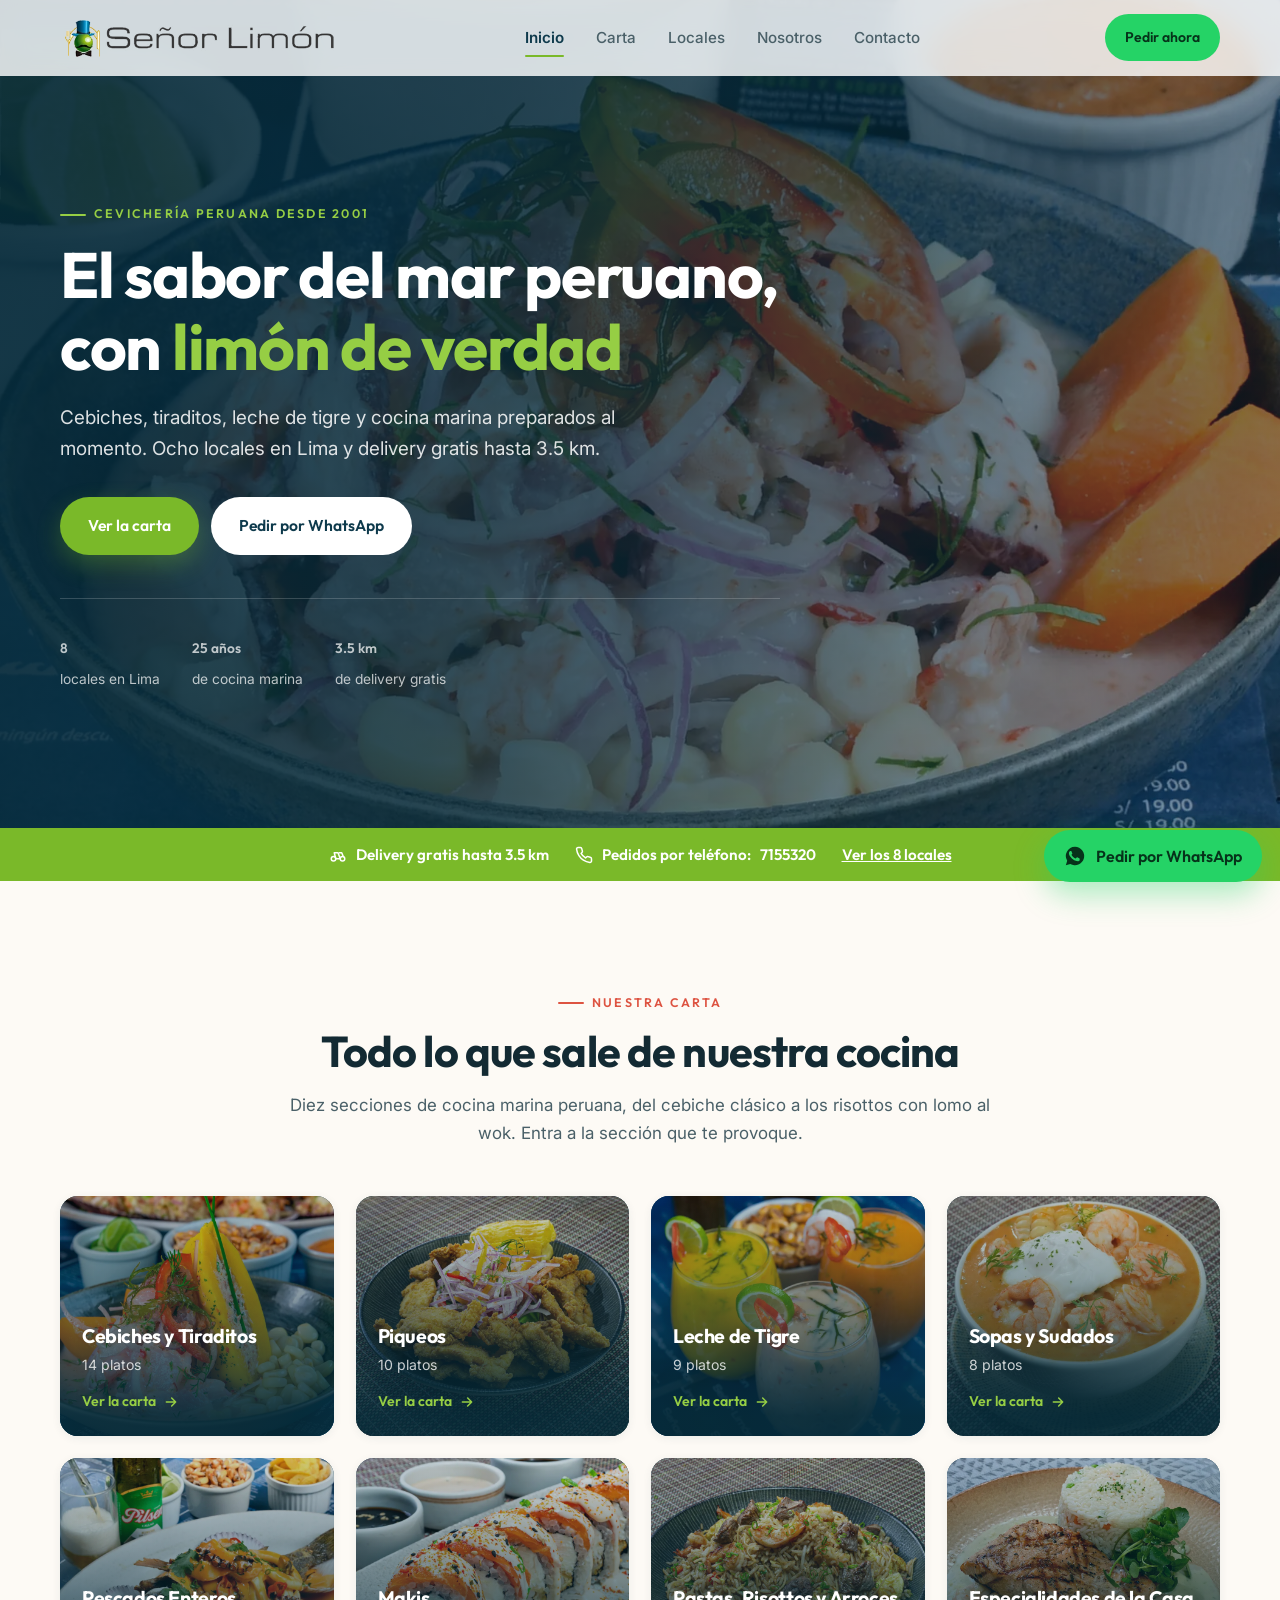
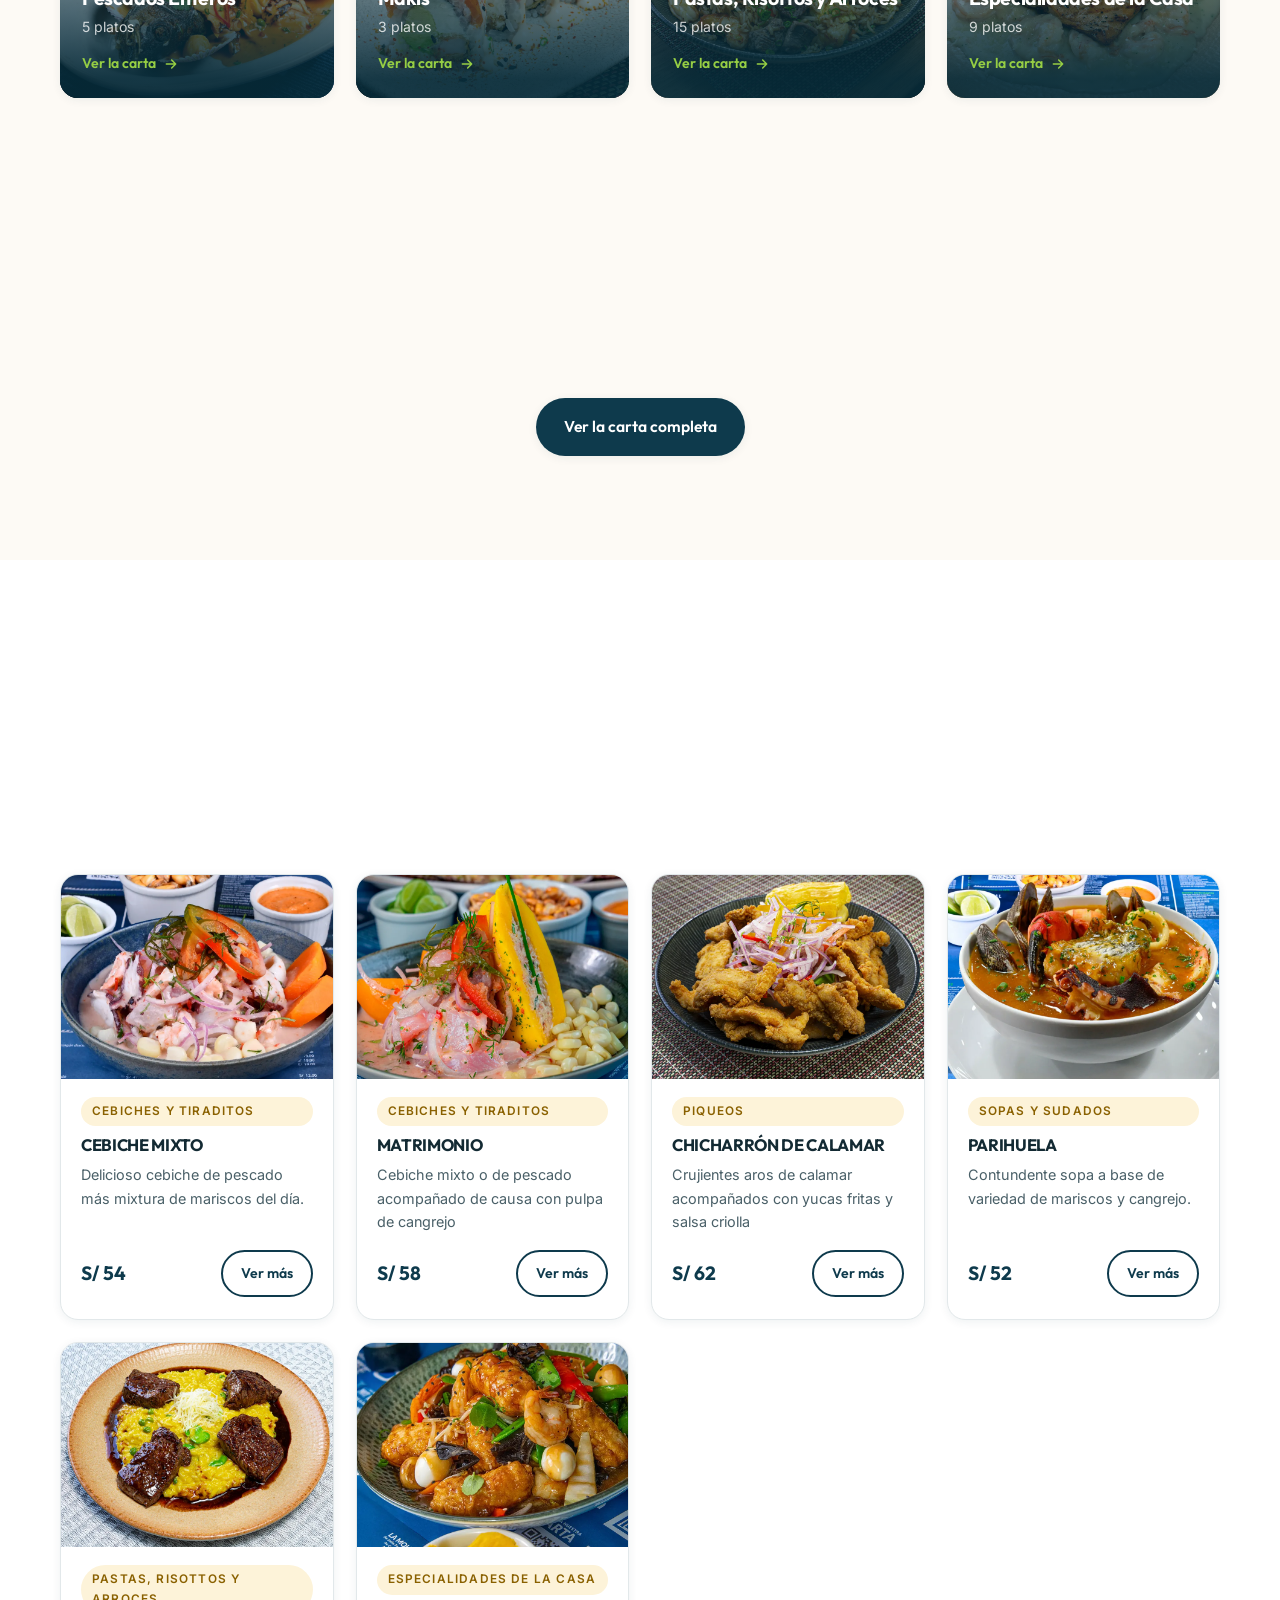
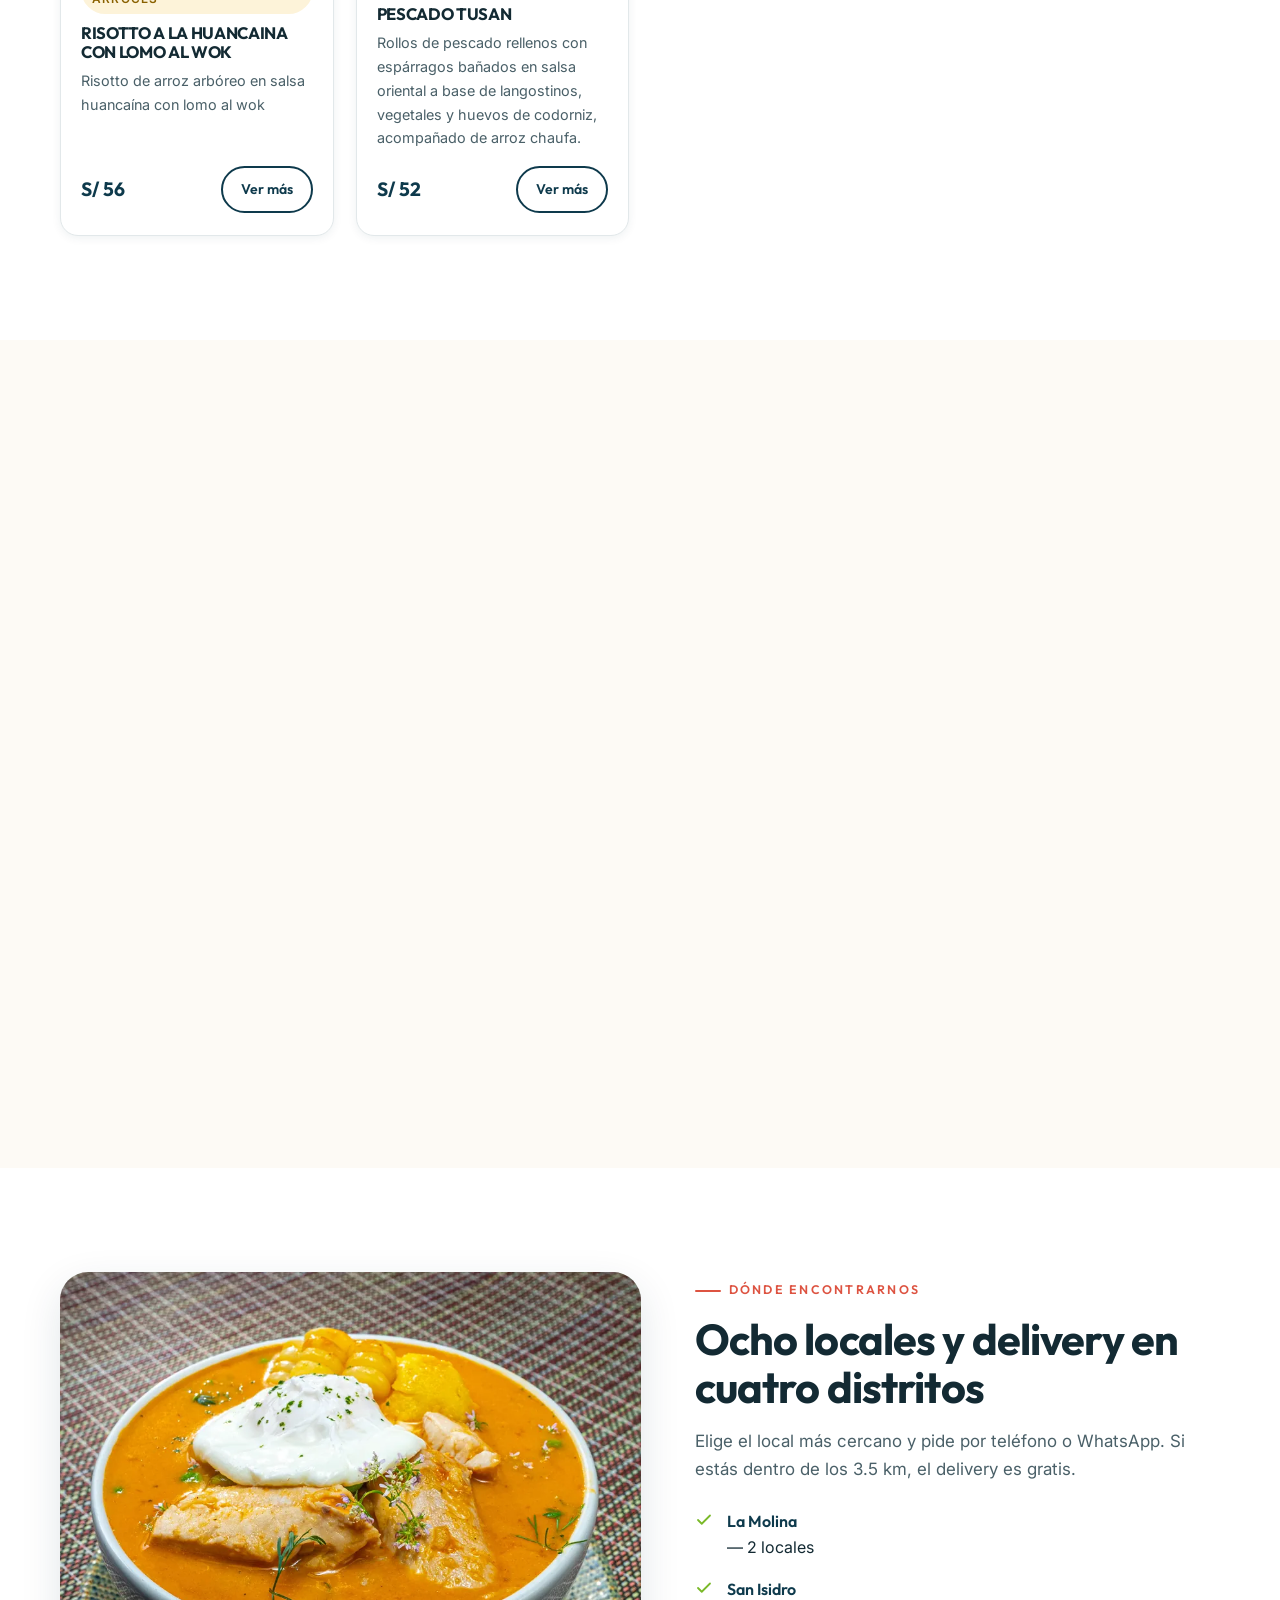
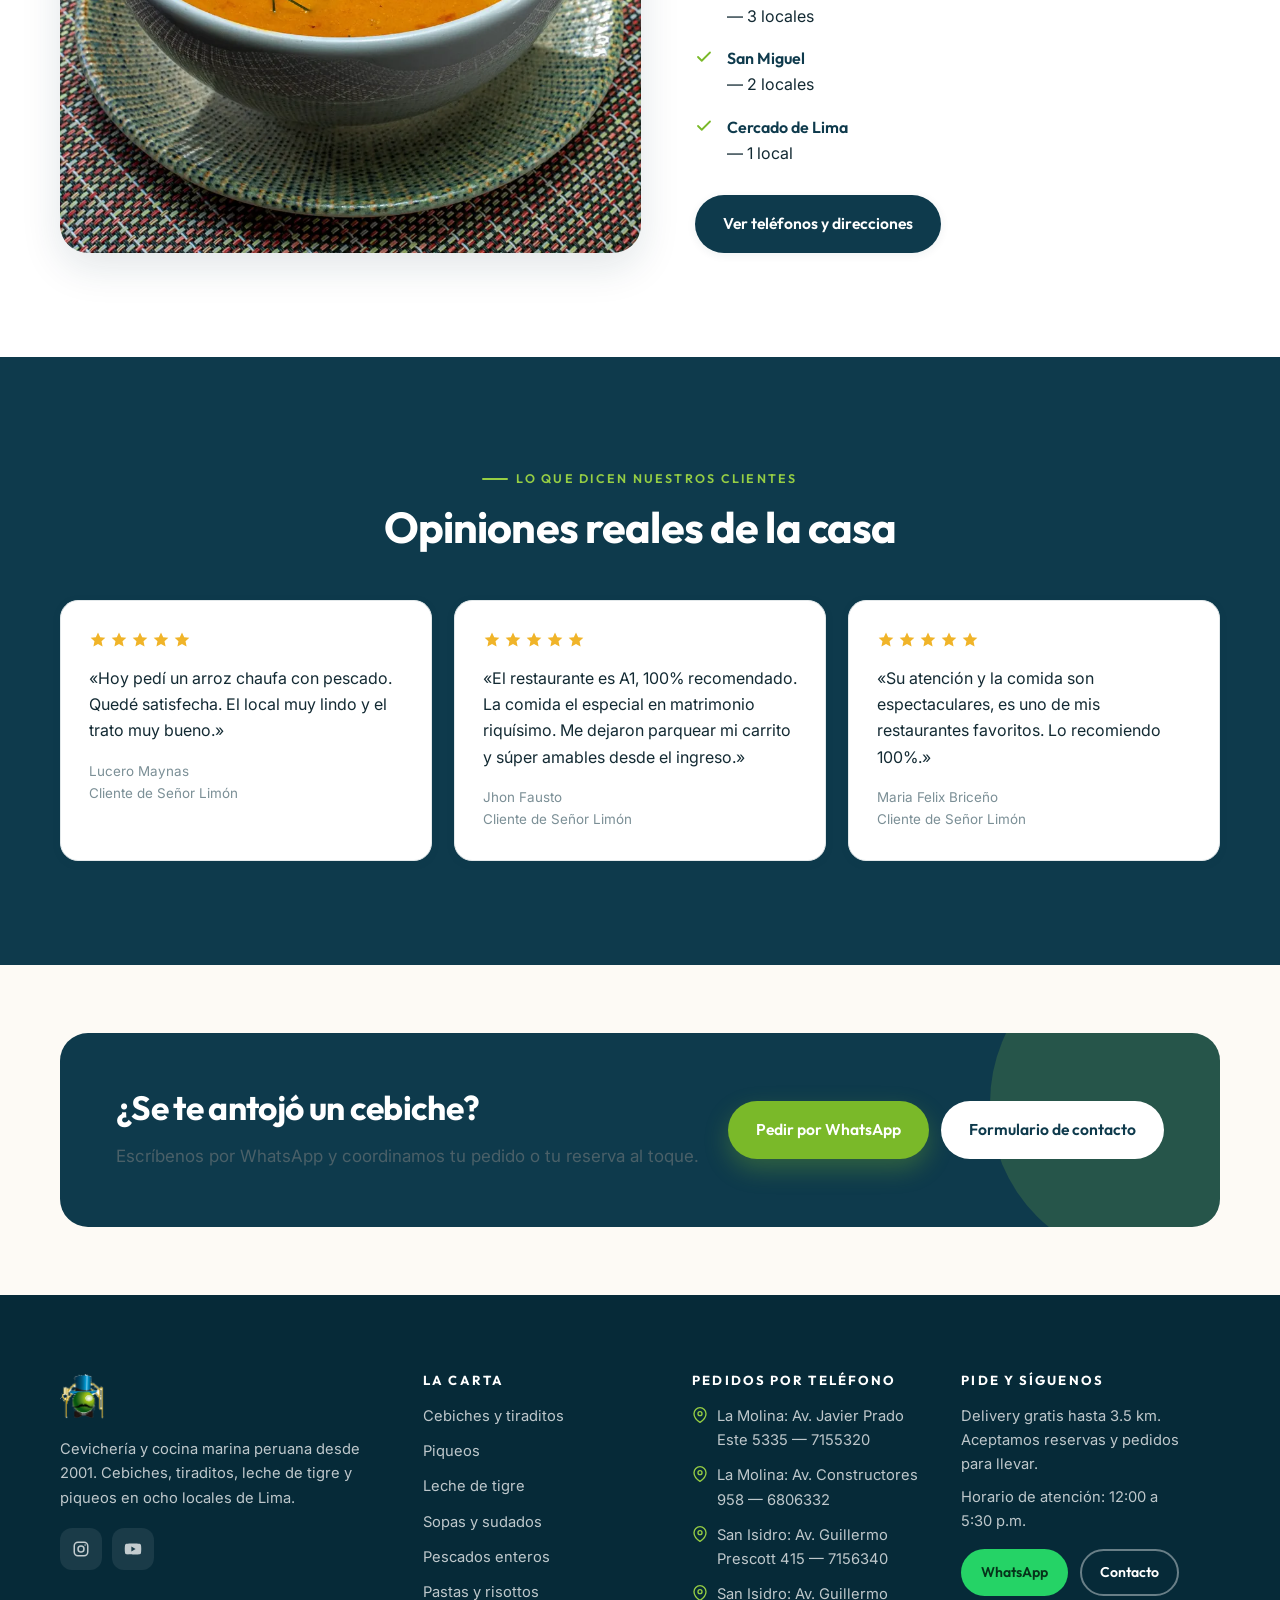
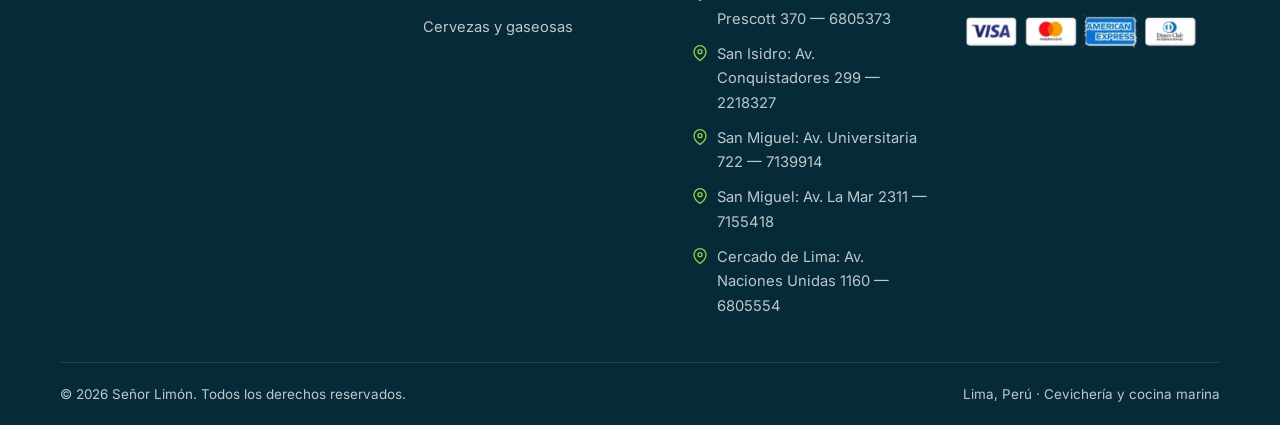
<file: index.html>
<!DOCTYPE html>
<html lang="es">
<head>
<meta charset="utf-8">
<meta name="viewport" content="width=device-width, initial-scale=1">
<title>Señor Limón | Cevichería y cocina marina peruana en Lima</title>
<meta name="description" content="Cevichería Señor Limón: cebiches, tiraditos, leche de tigre, piqueos y arroz con mariscos en 8 locales de Lima. Delivery gratis hasta 3.5 km. Pide por WhatsApp o llámanos.">
<link rel="canonical" href="https://senorlimon.com/">
<meta name="theme-color" content="#0e3a4c">
<meta property="og:type" content="website">
<meta property="og:site_name" content="Señor Limón">
<meta property="og:locale" content="es_PE">
<meta property="og:title" content="Señor Limón | Cevichería y cocina marina peruana en Lima">
<meta property="og:description" content="Cebiches, tiraditos, leche de tigre y piqueos en 8 locales de Lima. Delivery gratis hasta 3.5 km.">
<meta property="og:image" content="https://senorlimon.com/assets/img/hero-cebiche.webp">
<meta property="og:url" content="https://senorlimon.com/">
<meta name="twitter:card" content="summary_large_image">
<link rel="icon" type="image/png" href="assets/img/favicon.png">
<link rel="apple-touch-icon" href="assets/img/favicon.png">
<link rel="preconnect" href="https://fonts.googleapis.com">
<link rel="preconnect" href="https://fonts.gstatic.com" crossorigin>
<link href="https://fonts.googleapis.com/css2?family=Inter:wght@400;500;600&family=Outfit:wght@600;700;800&display=swap" rel="stylesheet">
<link rel="stylesheet" href="assets/css/styles.css">
<link rel="preload" as="image" href="assets/img/hero-cebiche.webp">
<script type="application/ld+json">
{
  "@context": "https://schema.org",
  "@type": "Restaurant",
  "name": "Señor Limón",
  "description": "Cevichería peruana con cebiches, tiraditos, leche de tigre, piqueos y cocina marina.",
  "servesCuisine": ["Peruana", "Marina", "Cevichería"],
  "url": "https://senorlimon.com/",
  "image": "https://senorlimon.com/assets/img/hero-cebiche.webp",
  "priceRange": "$$",
  "telephone": "+5116806332",
  "address": {
    "@type": "PostalAddress",
    "streetAddress": "Av. Constructores 958",
    "addressLocality": "La Molina",
    "addressRegion": "Lima",
    "addressCountry": "PE"
  },
  "sameAs": [
    "https://www.instagram.com/senorlimonoficial/",
    "https://www.youtube.com/channel/UCTr-tHlAeg0u5ptyzKB5sug/videos"
  ]
}
</script>
</head>
<body>
<a class="saltar-a-contenido" href="#contenido">Saltar al contenido</a>

<header class="cabecera">
  <div class="contenedor cabecera__interior">
    <a class="cabecera__logo" href="index.html" aria-label="Señor Limón, ir al inicio">
      <img src="assets/img/logo.webp" alt="Señor Limón" width="560" height="126">
    </a>
    <nav class="nav" aria-label="Navegación principal">
      <a class="nav__enlace" href="index.html" aria-current="page">Inicio</a>
      <a class="nav__enlace" href="carta.html">Carta</a>
      <a class="nav__enlace" href="locales.html">Locales</a>
      <a class="nav__enlace" href="nosotros.html">Nosotros</a>
      <a class="nav__enlace" href="contacto.html">Contacto</a>
    </nav>
    <div class="cabecera__acciones">
      <a class="boton boton--whatsapp boton--sm" data-whatsapp href="#" target="_blank" rel="noopener">Pedir ahora</a>
      <button class="boton-menu" type="button" aria-expanded="false" aria-controls="nav-movil" aria-label="Abrir menú">
        <span></span>
      </button>
    </div>
  </div>
</header>

<div class="nav-movil" id="nav-movil" aria-hidden="true">
  <a href="index.html" aria-current="page">Inicio</a>
  <a href="carta.html">Carta</a>
  <a href="locales.html">Locales</a>
  <a href="nosotros.html">Nosotros</a>
  <a href="contacto.html">Contacto</a>
  <a class="boton boton--whatsapp boton--bloque" data-whatsapp href="#" target="_blank" rel="noopener">Pedir por WhatsApp</a>
</div>

<main id="contenido">

  <section class="hero">
    <div class="hero__fondo">
      <img src="assets/img/hero-cebiche.webp" alt="Cebiche mixto servido en Señor Limón" width="1600" height="1600">
    </div>
    <div class="hero__velo" aria-hidden="true"></div>
    <div class="contenedor">
      <div class="hero__contenido">
        <p class="antetitulo" style="color:#96ce44">Cevichería peruana desde 2001</p>
        <h1>El sabor del mar peruano, con <span class="resalte">limón de verdad</span></h1>
        <p class="hero__texto">Cebiches, tiraditos, leche de tigre y cocina marina preparados al momento. Ocho locales en Lima y delivery gratis hasta 3.5 km.</p>
        <div class="grupo-botones hero__acciones">
          <a class="boton boton--principal" href="carta.html">Ver la carta</a>
          <a class="boton boton--claro" data-whatsapp href="#" target="_blank" rel="noopener">Pedir por WhatsApp</a>
        </div>
        <div class="hero__datos">
          <div class="hero__dato"><strong>8</strong><span>locales en Lima</span></div>
          <div class="hero__dato"><strong>25 años</strong><span>de cocina marina</span></div>
          <div class="hero__dato"><strong>3.5 km</strong><span>de delivery gratis</span></div>
        </div>
      </div>
    </div>
  </section>

  <div class="franja">
    <div class="contenedor franja__interior">
      <span class="franja__item"><svg width="18" height="18" viewBox="0 0 24 24" fill="none" stroke="currentColor" stroke-width="2" stroke-linecap="round" stroke-linejoin="round"><circle cx="6" cy="17" r="3"/><circle cx="18" cy="17" r="3"/><path d="M9 17h6l-3-8H7l2 8zM14 9h3l2 5"/></svg> Delivery gratis hasta 3.5 km</span>
      <span class="franja__item"><svg width="18" height="18" viewBox="0 0 24 24" fill="none" stroke="currentColor" stroke-width="2" stroke-linecap="round" stroke-linejoin="round"><path d="M22 16.9v3a2 2 0 0 1-2.2 2 19.8 19.8 0 0 1-8.6-3.1 19.5 19.5 0 0 1-6-6A19.8 19.8 0 0 1 2.1 4.2 2 2 0 0 1 4.1 2h3a2 2 0 0 1 2 1.7c.1 1 .4 1.9.7 2.8a2 2 0 0 1-.5 2.1L8.1 9.9a16 16 0 0 0 6 6l1.3-1.2a2 2 0 0 1 2.1-.5c.9.3 1.8.6 2.8.7a2 2 0 0 1 1.7 2z"/></svg> Pedidos por teléfono: <span data-telefono-central>6806332</span></span>
      <span class="franja__item"><a href="locales.html" style="text-decoration:underline">Ver los 8 locales</a></span>
    </div>
  </div>

  <section class="seccion" id="la-carta">
    <div class="contenedor">
      <div class="encabezado-seccion encabezado-seccion--centrado aparecer">
        <p class="antetitulo">Nuestra carta</p>
        <h2>Todo lo que sale de nuestra cocina</h2>
        <p class="entradilla">Diez secciones de cocina marina peruana, del cebiche clásico a los risottos con lomo al wok. Entra a la sección que te provoque.</p>
      </div>
      <div class="rejilla rejilla--categorias" id="categorias-home"></div>
      <div class="grupo-botones" style="justify-content:center;margin-top:38px">
        <a class="boton boton--oscuro" href="carta.html">Ver la carta completa</a>
      </div>
    </div>
  </section>

  <section class="seccion fondo-blanco">
    <div class="contenedor">
      <div class="encabezado-seccion encabezado-seccion--centrado aparecer">
        <p class="antetitulo">Platos destacados</p>
        <h2>Algunos de los favoritos de la casa</h2>
        <p class="entradilla">Precios referenciales de nuestra carta vigente. Consulta disponibilidad del día por WhatsApp.</p>
      </div>
      <div class="rejilla rejilla--destacados" id="destacados-home"></div>
    </div>
  </section>

  <section class="seccion">
    <div class="contenedor">
      <div class="bloque-historia">
        <div class="bloque-historia__texto aparecer">
          <p class="antetitulo">Nosotros</p>
          <h2>Dos décadas cocinando lo que el mar trae</h2>
          <p class="entradilla">Señor Limón abrió sus puertas el 1 de diciembre de 2001 en la Av. La Mar 2311, en San Miguel. Nuestro crecimiento se debe a una cocina que fusiona sabores orientales y peruanos, la misma receta desde el primer día, siempre con mejoras.</p>
          <ul class="lista-rasgos" style="margin-top:24px">
            <li>
              <svg width="18" height="18" viewBox="0 0 24 24" fill="none" stroke="currentColor" stroke-width="2.4" stroke-linecap="round" stroke-linejoin="round"><path d="M20 6L9 17l-5-5"/></svg>
              <span><strong>Pesca del día</strong> Elegimos el pescado cada mañana; por eso hay platos que dependen de la pesca.</span>
            </li>
            <li>
              <svg width="18" height="18" viewBox="0 0 24 24" fill="none" stroke="currentColor" stroke-width="2.4" stroke-linecap="round" stroke-linejoin="round"><path d="M20 6L9 17l-5-5"/></svg>
              <span><strong>Limón peruano</strong> El limón sutil peruano le da a nuestro cebiche su sabor y su cocción inconfundibles.</span>
            </li>
            <li>
              <svg width="18" height="18" viewBox="0 0 24 24" fill="none" stroke="currentColor" stroke-width="2.4" stroke-linecap="round" stroke-linejoin="round"><path d="M20 6L9 17l-5-5"/></svg>
              <span><strong>Ocho locales</strong> La Molina, San Isidro, San Miguel y Cercado de Lima, todos con delivery.</span>
            </li>
          </ul>
          <div class="grupo-botones" style="margin-top:28px">
            <a class="boton boton--oscuro" href="nosotros.html">Conoce nuestra historia</a>
          </div>
        </div>
        <div class="bloque-historia__foto aparecer">
          <img src="assets/img/plato-piqueo-senor-limon.webp" alt="Piqueo Señor Limón con cebiche, maki acevichado, chicharrón y arroz con mariscos" width="900" height="900" loading="lazy">
        </div>
      </div>
    </div>
  </section>

  <section class="seccion fondo-blanco">
    <div class="contenedor">
      <div class="bloque-historia">
        <div class="bloque-historia__foto aparecer">
          <img src="assets/img/plato-parihuela-restaurante.webp" alt="Parihuela de mariscos de Señor Limón" width="900" height="900" loading="lazy">
        </div>
        <div class="bloque-historia__texto aparecer">
          <p class="antetitulo">Dónde encontrarnos</p>
          <h2>Ocho locales y delivery en cuatro distritos</h2>
          <p class="entradilla">Elige el local más cercano y pide por teléfono o WhatsApp. Si estás dentro de los 3.5 km, el delivery es gratis.</p>
          <ul class="lista-rasgos" id="zonas-home" style="margin-top:24px"></ul>
          <div class="grupo-botones" style="margin-top:28px">
            <a class="boton boton--oscuro" href="locales.html">Ver teléfonos y direcciones</a>
          </div>
        </div>
      </div>
    </div>
  </section>

  <section class="seccion fondo-azul">
    <div class="contenedor">
      <div class="encabezado-seccion encabezado-seccion--centrado aparecer">
        <p class="antetitulo">Lo que dicen nuestros clientes</p>
        <h2>Opiniones reales de la casa</h2>
      </div>
      <div class="rejilla rejilla--3" id="testimonios-home"></div>
    </div>
  </section>

  <section class="seccion--ajustada">
    <div class="contenedor">
      <div class="llamada aparecer">
        <div class="llamada__interior">
          <div>
            <h2 style="font-size:clamp(1.5rem,3vw,2.1rem)">¿Se te antojó un cebiche?</h2>
            <p class="entradilla">Escríbenos por WhatsApp y coordinamos tu pedido o tu reserva al toque.</p>
          </div>
          <div class="grupo-botones">
            <a class="boton boton--principal" data-whatsapp href="#" target="_blank" rel="noopener">Pedir por WhatsApp</a>
            <a class="boton boton--claro" href="contacto.html">Formulario de contacto</a>
          </div>
        </div>
      </div>
    </div>
  </section>

</main>

<footer class="pie">
  <div class="contenedor">
    <div class="pie__rejilla">
      <div class="pie__marca">
        <img src="assets/img/marca.webp" alt="Señor Limón" width="512" height="512">
        <p>Cevichería y cocina marina peruana desde 2001. Cebiches, tiraditos, leche de tigre y piqueos en ocho locales de Lima.</p>
        <div class="pie__redes">
          <a class="pie__red" href="https://www.instagram.com/senorlimonoficial/" target="_blank" rel="noopener" aria-label="Instagram de Señor Limón">
            <svg width="18" height="18" viewBox="0 0 24 24" fill="none" stroke="currentColor" stroke-width="2" stroke-linecap="round"><rect x="3" y="3" width="18" height="18" rx="5"/><circle cx="12" cy="12" r="4"/><circle cx="17.5" cy="6.5" r="1" fill="currentColor" stroke="none"/></svg>
          </a>
          <a class="pie__red" href="https://www.youtube.com/channel/UCTr-tHlAeg0u5ptyzKB5sug/videos" target="_blank" rel="noopener" aria-label="YouTube de Señor Limón">
            <svg width="18" height="18" viewBox="0 0 24 24" fill="currentColor"><path d="M23 12s0-3.5-.4-5.2a2.6 2.6 0 0 0-1.8-1.9C19.1 4.5 12 4.5 12 4.5s-7.1 0-8.8.4A2.6 2.6 0 0 0 1.4 6.8C1 8.5 1 12 1 12s0 3.5.4 5.2a2.6 2.6 0 0 0 1.8 1.9c1.7.4 8.8.4 8.8.4s7.1 0 8.8-.4a2.6 2.6 0 0 0 1.8-1.9C23 15.5 23 12 23 12zM9.8 15.3V8.7l5.7 3.3-5.7 3.3z"/></svg>
          </a>
        </div>
      </div>
      <div>
        <h4>La carta</h4>
        <ul class="pie__lista">
          <li><a href="carta.html#cebiches">Cebiches y tiraditos</a></li>
          <li><a href="carta.html#piqueos">Piqueos</a></li>
          <li><a href="carta.html#leche-de-tigre">Leche de tigre</a></li>
          <li><a href="carta.html#sopas-y-sudados">Sopas y sudados</a></li>
          <li><a href="carta.html#pescados-enteros">Pescados enteros</a></li>
          <li><a href="carta.html#pastas-y-risottos">Pastas y risottos</a></li>
          <li><a href="carta.html#cervezas-y-gaseosas">Cervezas y gaseosas</a></li>
        </ul>
      </div>
      <div>
        <h4>Pedidos por teléfono</h4>
        <ul class="pie__lista" id="locales-pie"></ul>
      </div>
      <div>
        <h4>Pide y síguenos</h4>
        <p style="font-size:.92rem">Delivery gratis hasta 3.5 km. Aceptamos reservas y pedidos para llevar.</p>
        <p style="font-size:.92rem;margin-top:8px">Horario de atención: <span data-horario>12:00 a 5:30 p.m.</span></p>
        <div class="grupo-botones" style="margin-top:16px">
          <a class="boton boton--whatsapp boton--sm" data-whatsapp href="#" target="_blank" rel="noopener">WhatsApp</a>
          <a class="boton boton--borde boton--sm" style="color:#fff;border-color:rgba(255,255,255,.4)" href="contacto.html">Contacto</a>
        </div>
        <img class="pie__tarjetas" src="assets/img/tarjetas.webp" alt="Medios de pago aceptados" width="320" height="47" loading="lazy">
      </div>
    </div>
    <div class="pie__legal">
      <span>© <span data-anio>2026</span> Señor Limón. Todos los derechos reservados.</span>
      <span>Lima, Perú · Cevichería y cocina marina</span>
    </div>
  </div>
</footer>

<a class="boton-flotante" data-whatsapp href="#" target="_blank" rel="noopener" aria-label="Pedir por WhatsApp">
  <svg width="22" height="22" viewBox="0 0 24 24" fill="currentColor"><path d="M12 2a10 10 0 0 0-8.5 15.2L2 22l4.9-1.4A10 10 0 1 0 12 2zm5.6 14.2c-.2.7-1.4 1.3-2 1.4-.5.1-1.2.1-1.9-.1-.4-.1-1-.3-1.8-.6-3.1-1.3-5.1-4.4-5.3-4.6-.1-.2-1.2-1.6-1.2-3 0-1.4.7-2.1 1-2.4.2-.3.5-.4.7-.4h.5c.2 0 .4 0 .6.5l.8 2c.1.2.1.4 0 .5l-.3.5-.4.4c-.1.1-.3.3-.1.6.2.3.8 1.3 1.7 2.1 1.2 1 2.1 1.4 2.4 1.5.3.1.5.1.7-.1l.9-1c.2-.3.4-.2.6-.1l2 1c.3.1.5.2.5.3.1.1.1.6-.1 1.3z"/></svg>
  <span>Pedir por WhatsApp</span>
</a>
<button class="boton-subir" type="button" aria-label="Volver arriba">
  <svg width="18" height="18" viewBox="0 0 24 24" fill="none" stroke="currentColor" stroke-width="2.2" stroke-linecap="round" stroke-linejoin="round"><path d="M12 19V5M6 11l6-6 6 6"/></svg>
</button>

<script src="assets/js/data.js"></script>
<script src="assets/js/app.js"></script>
<script src="assets/js/panel.js"></script>
</body>
</html>
</file>
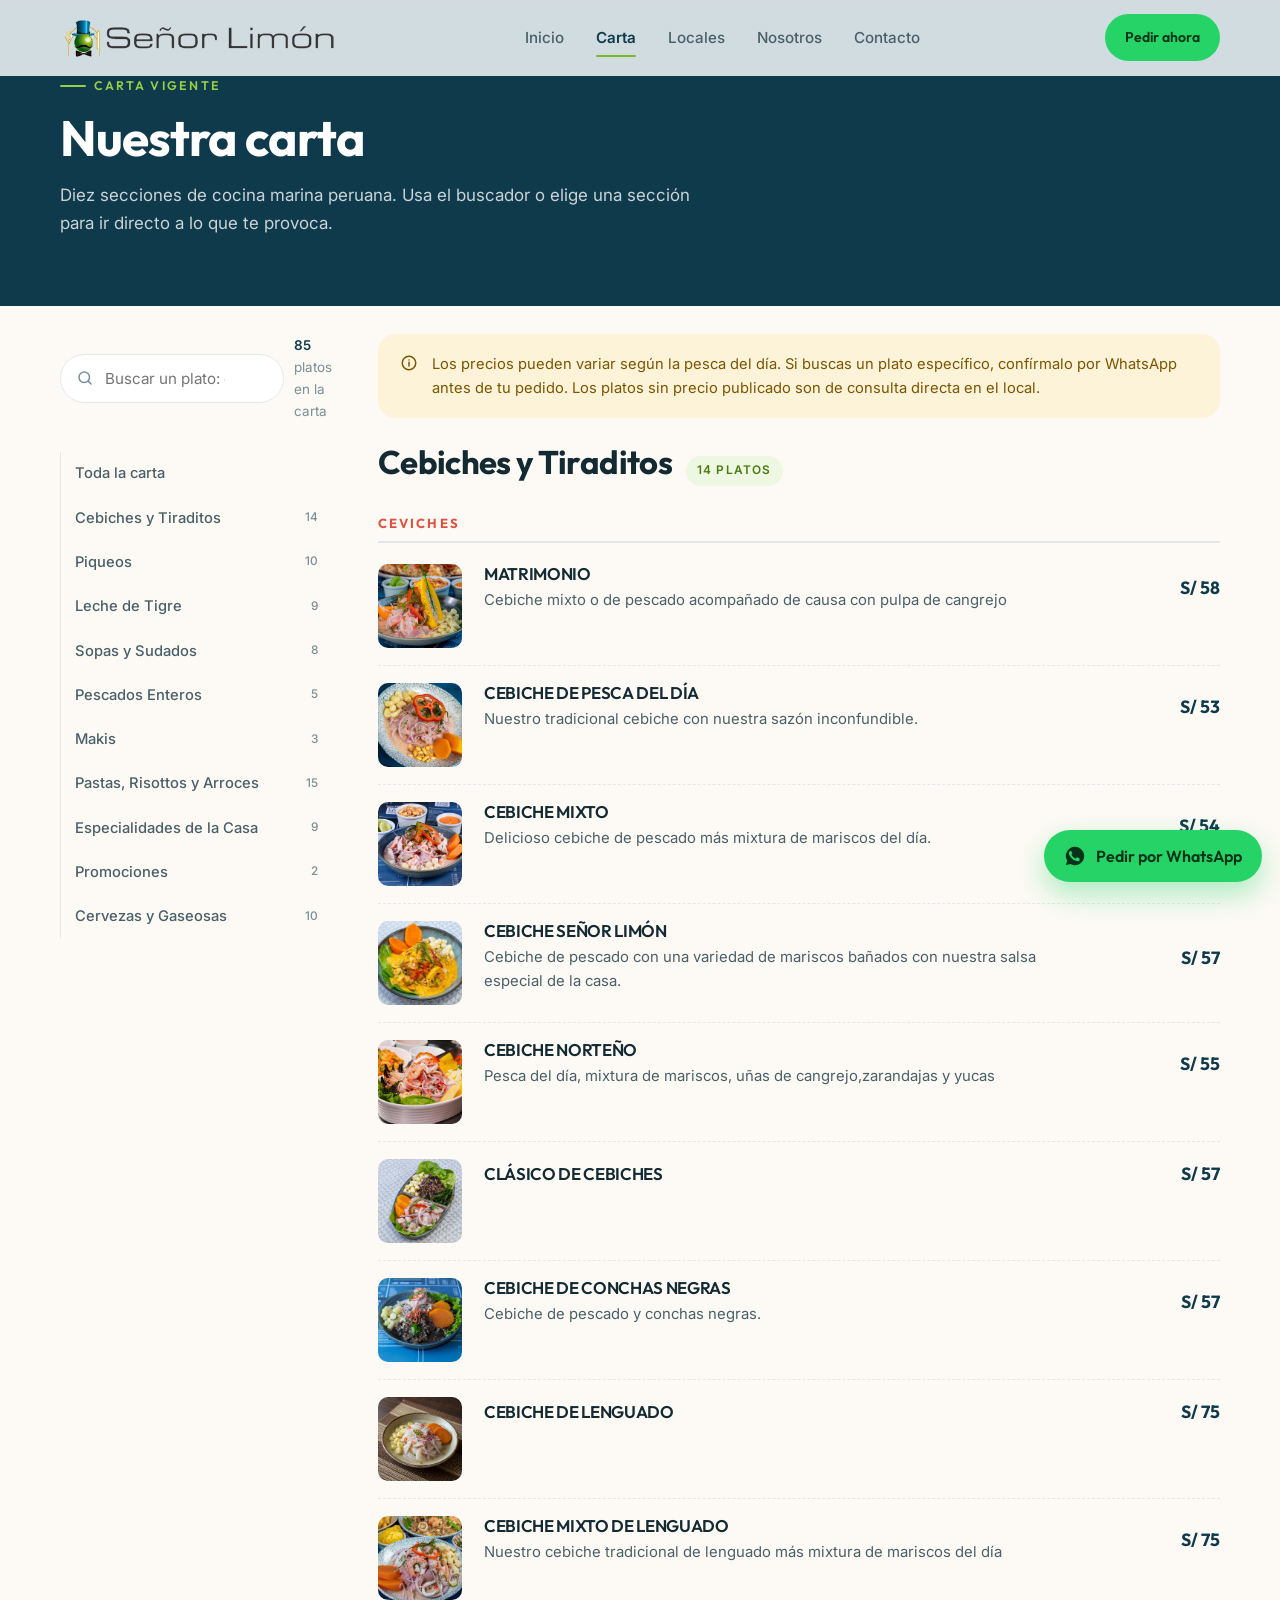
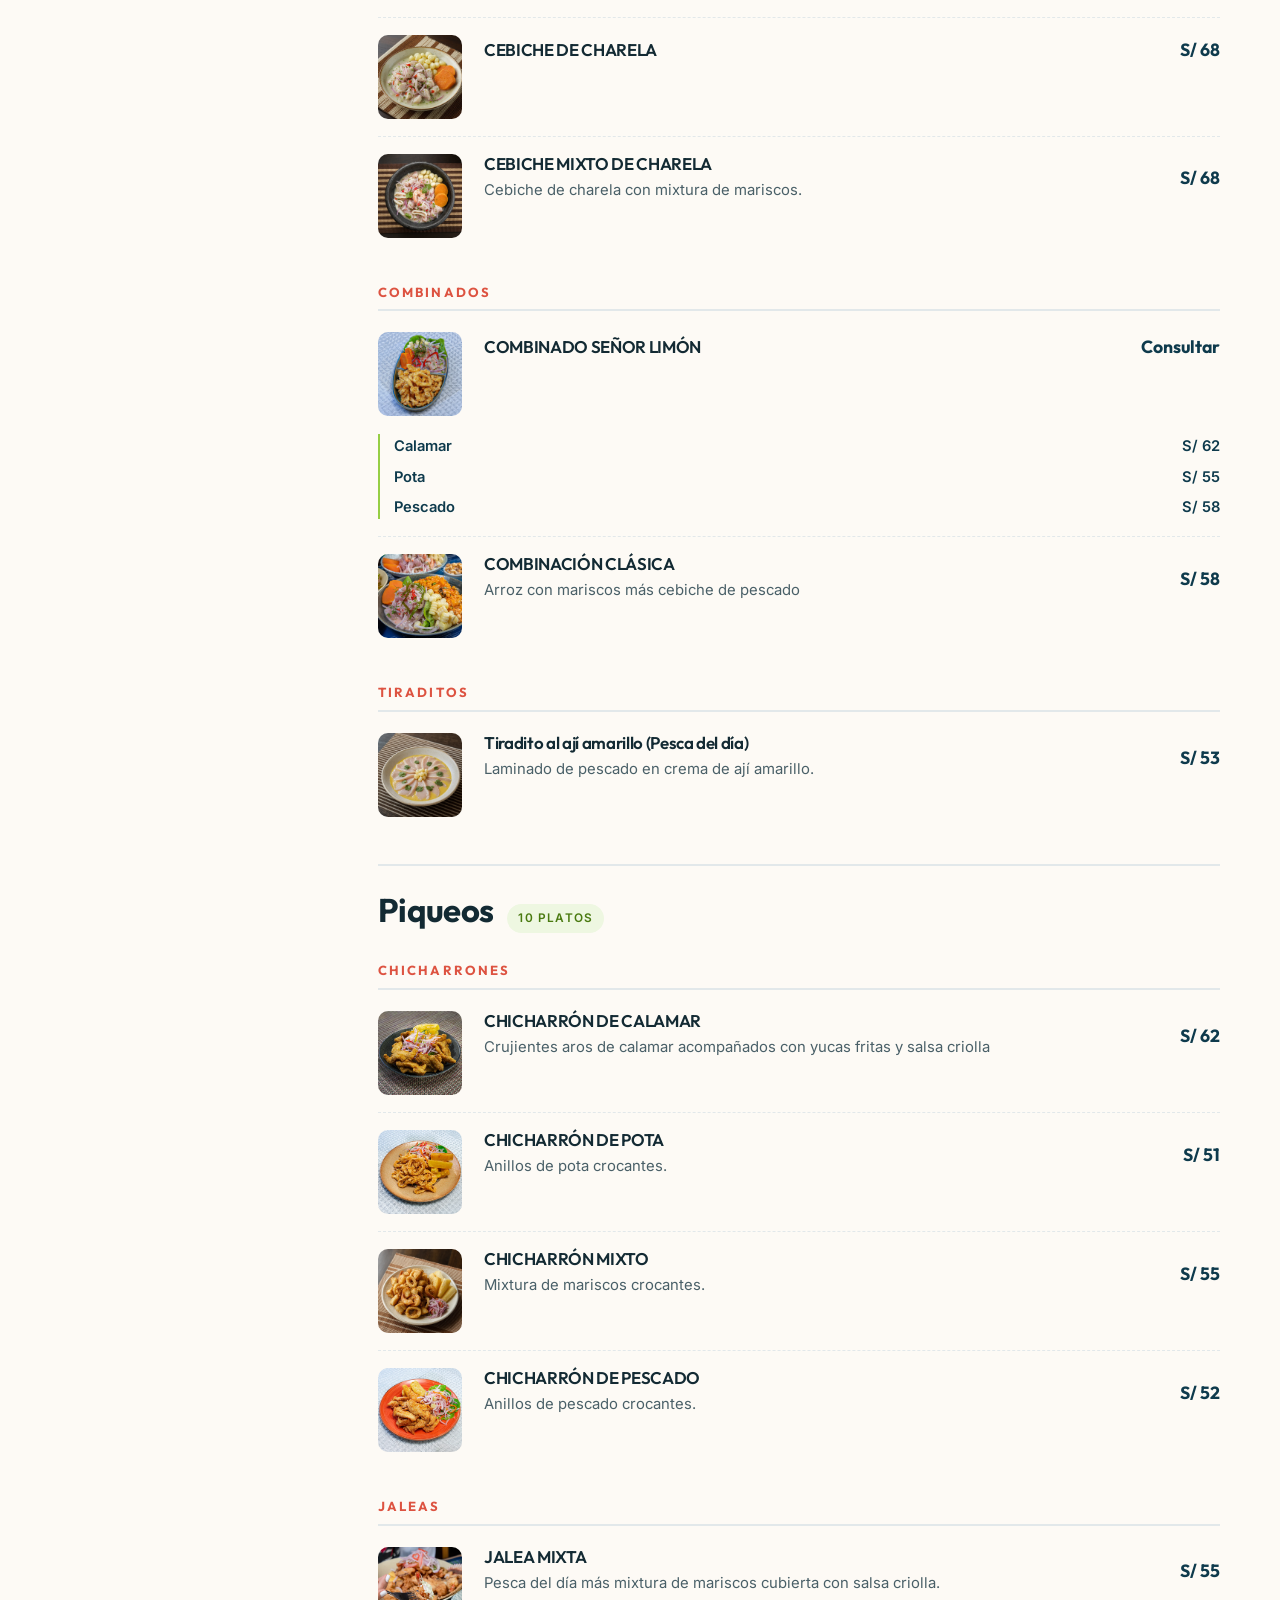
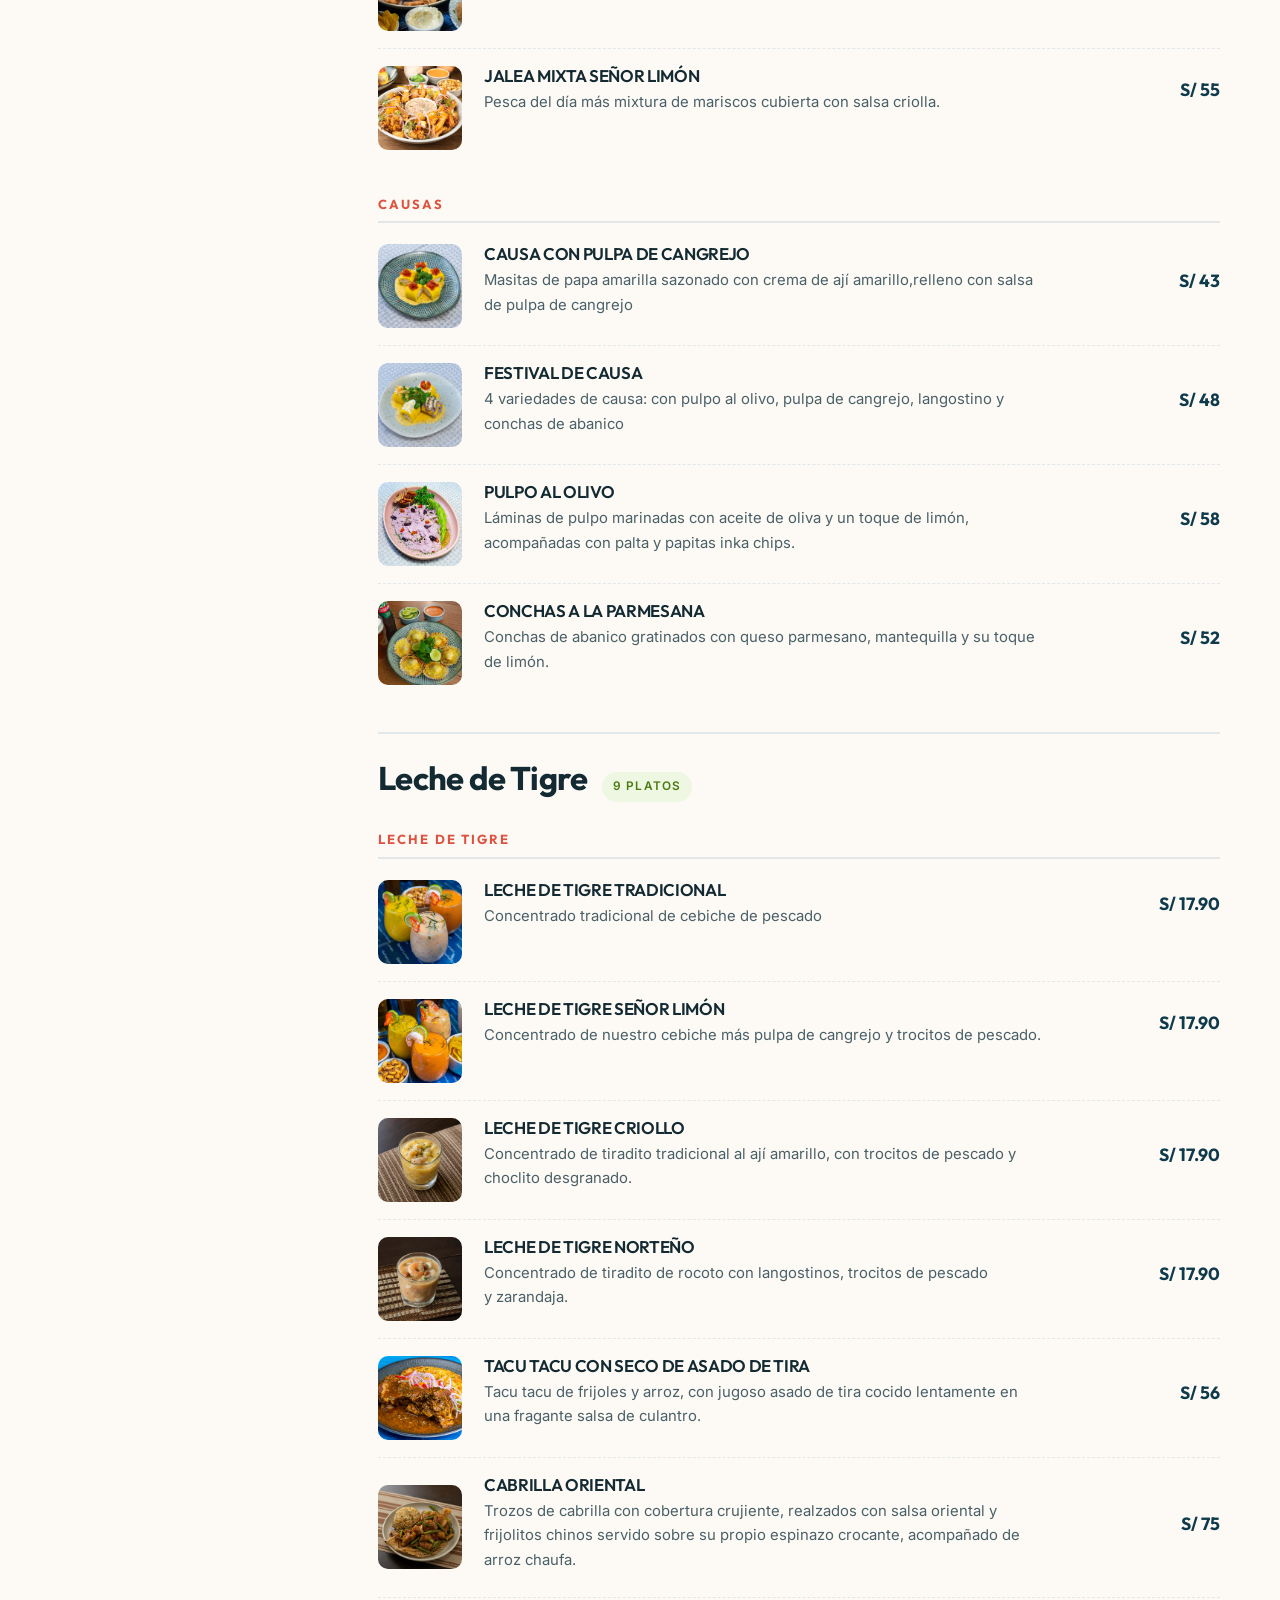
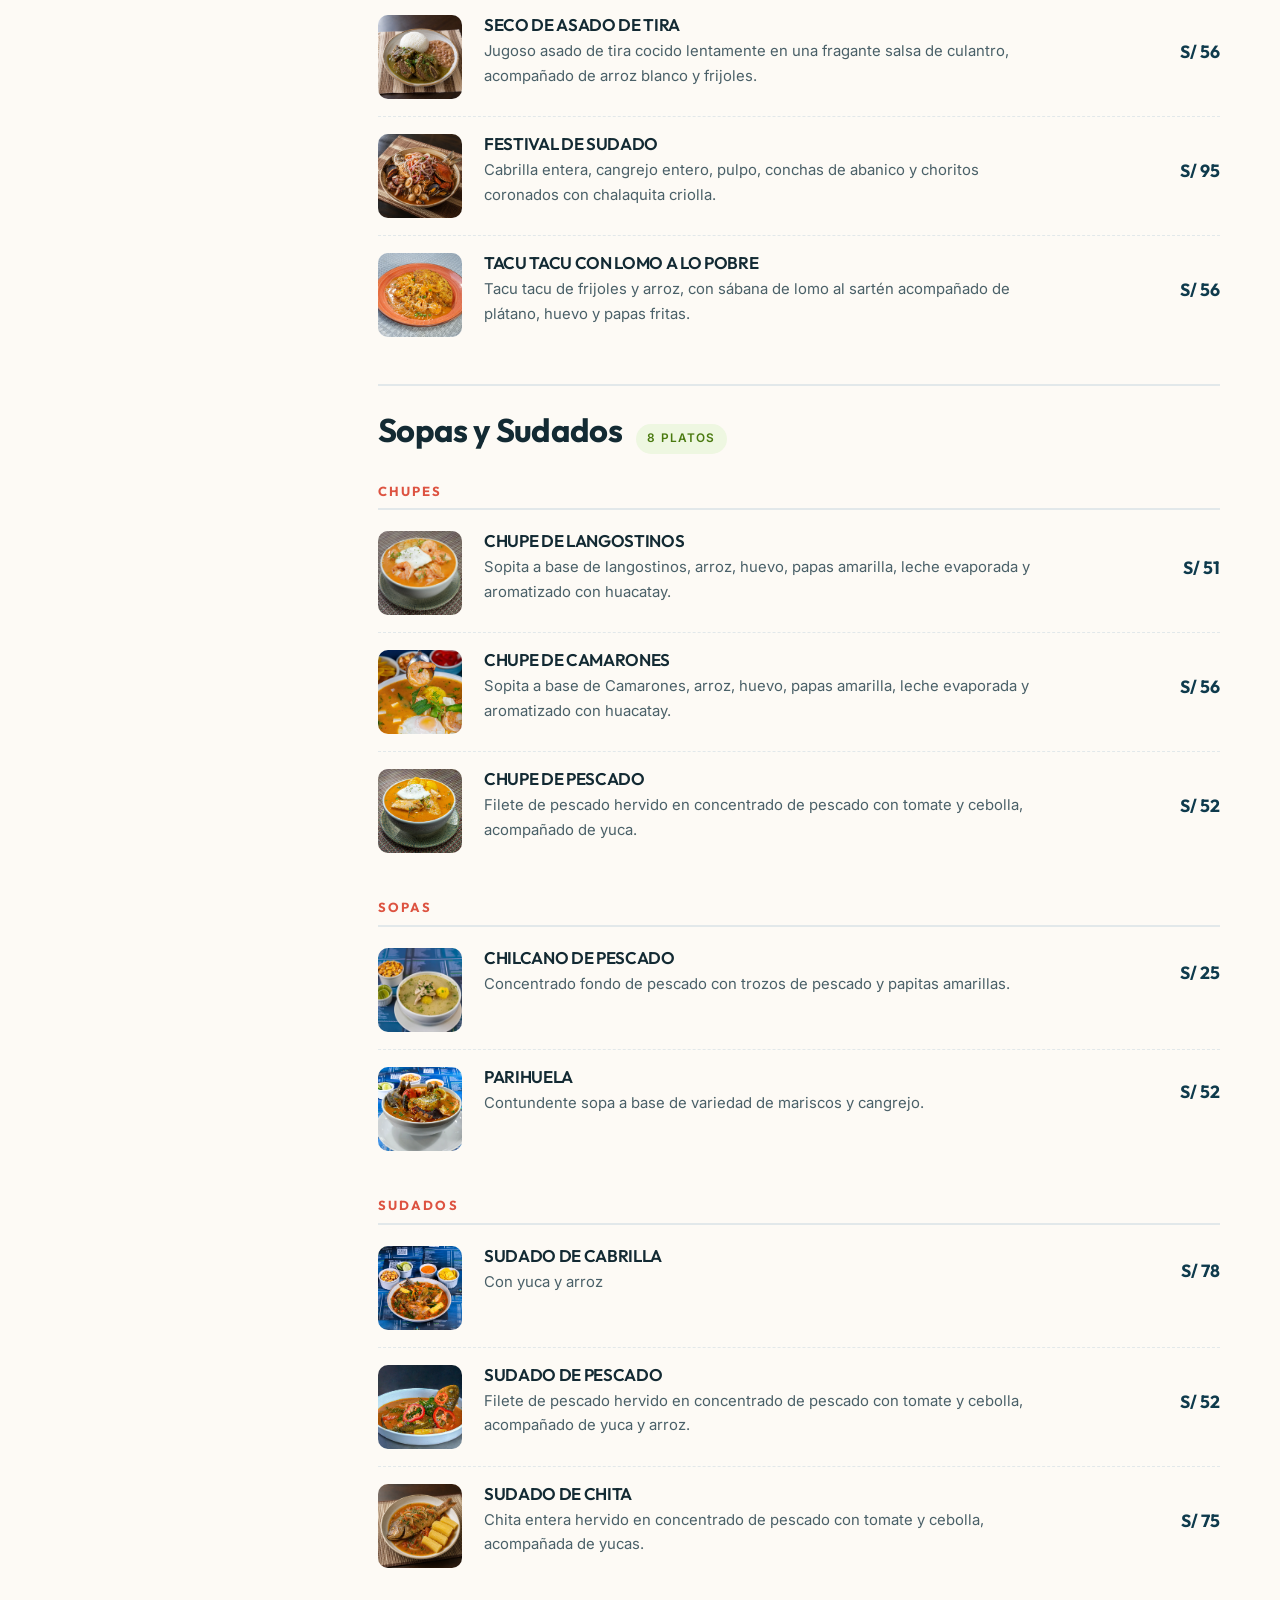
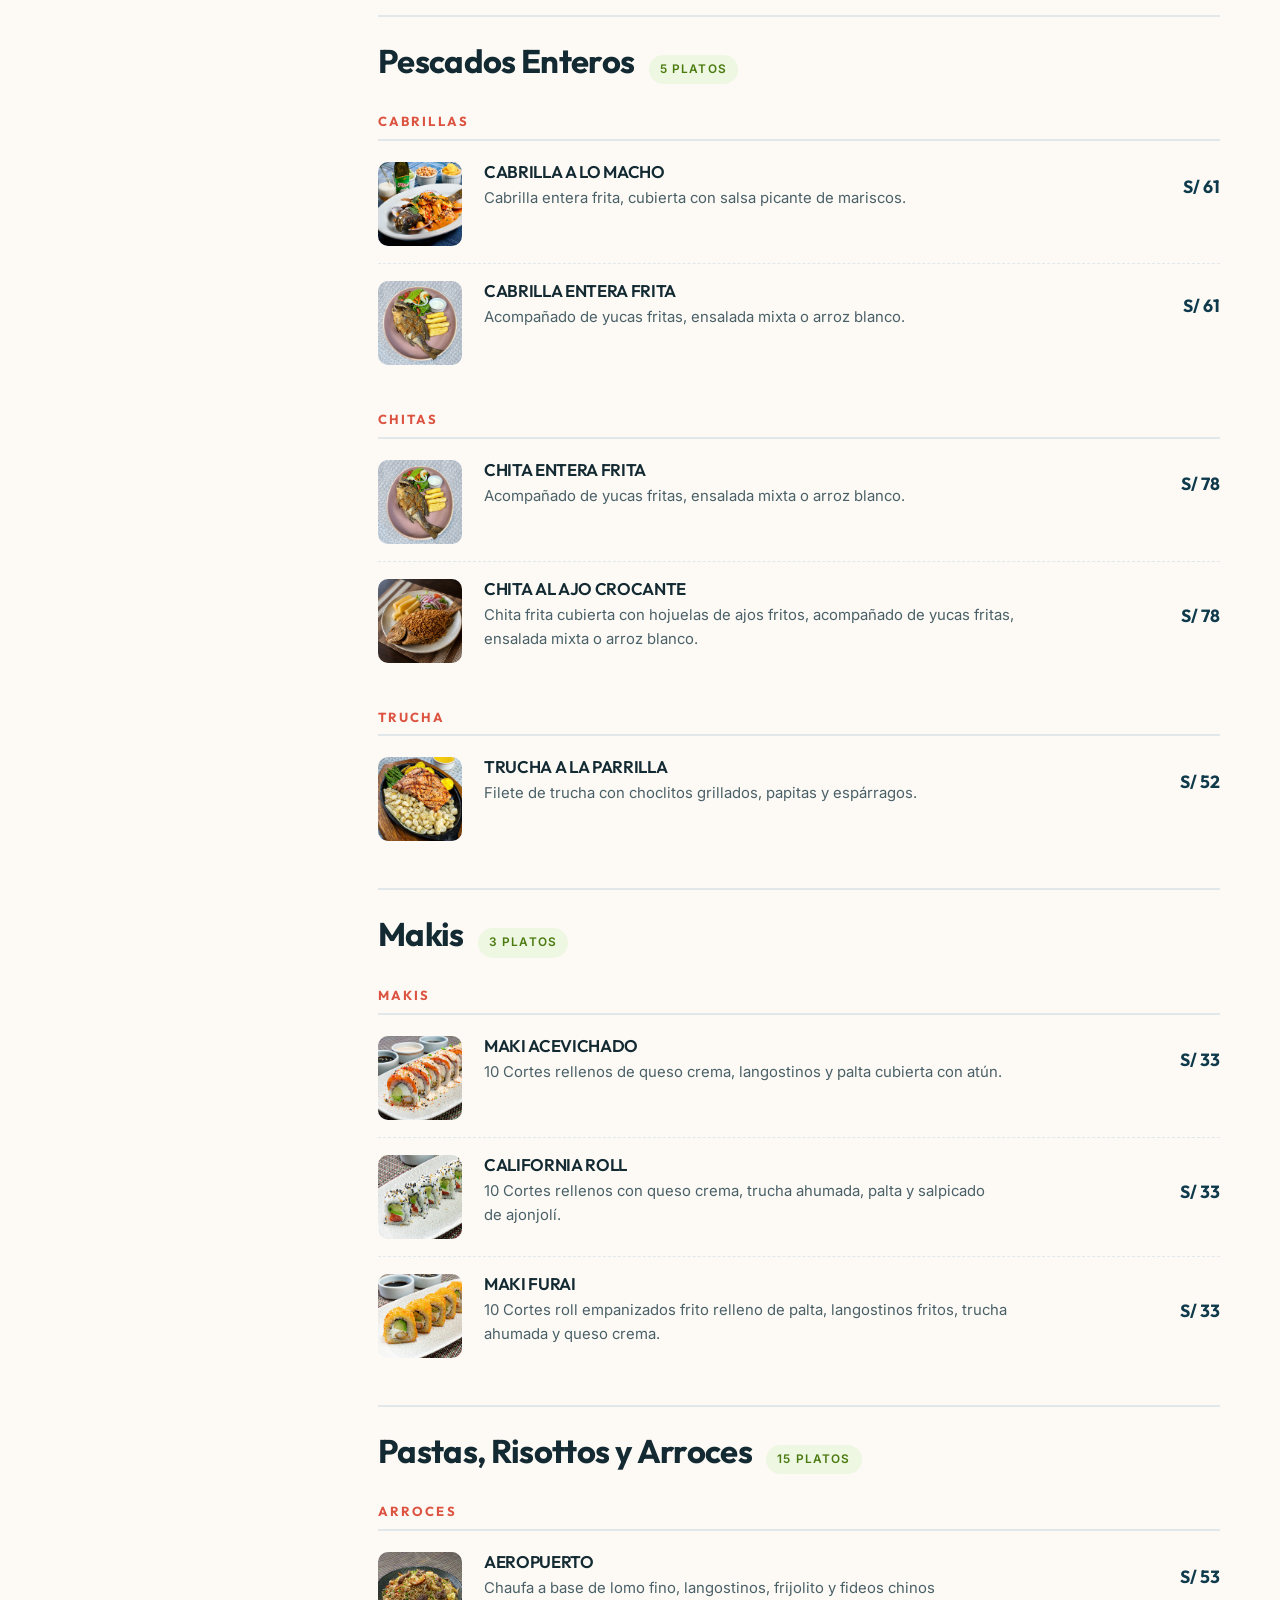
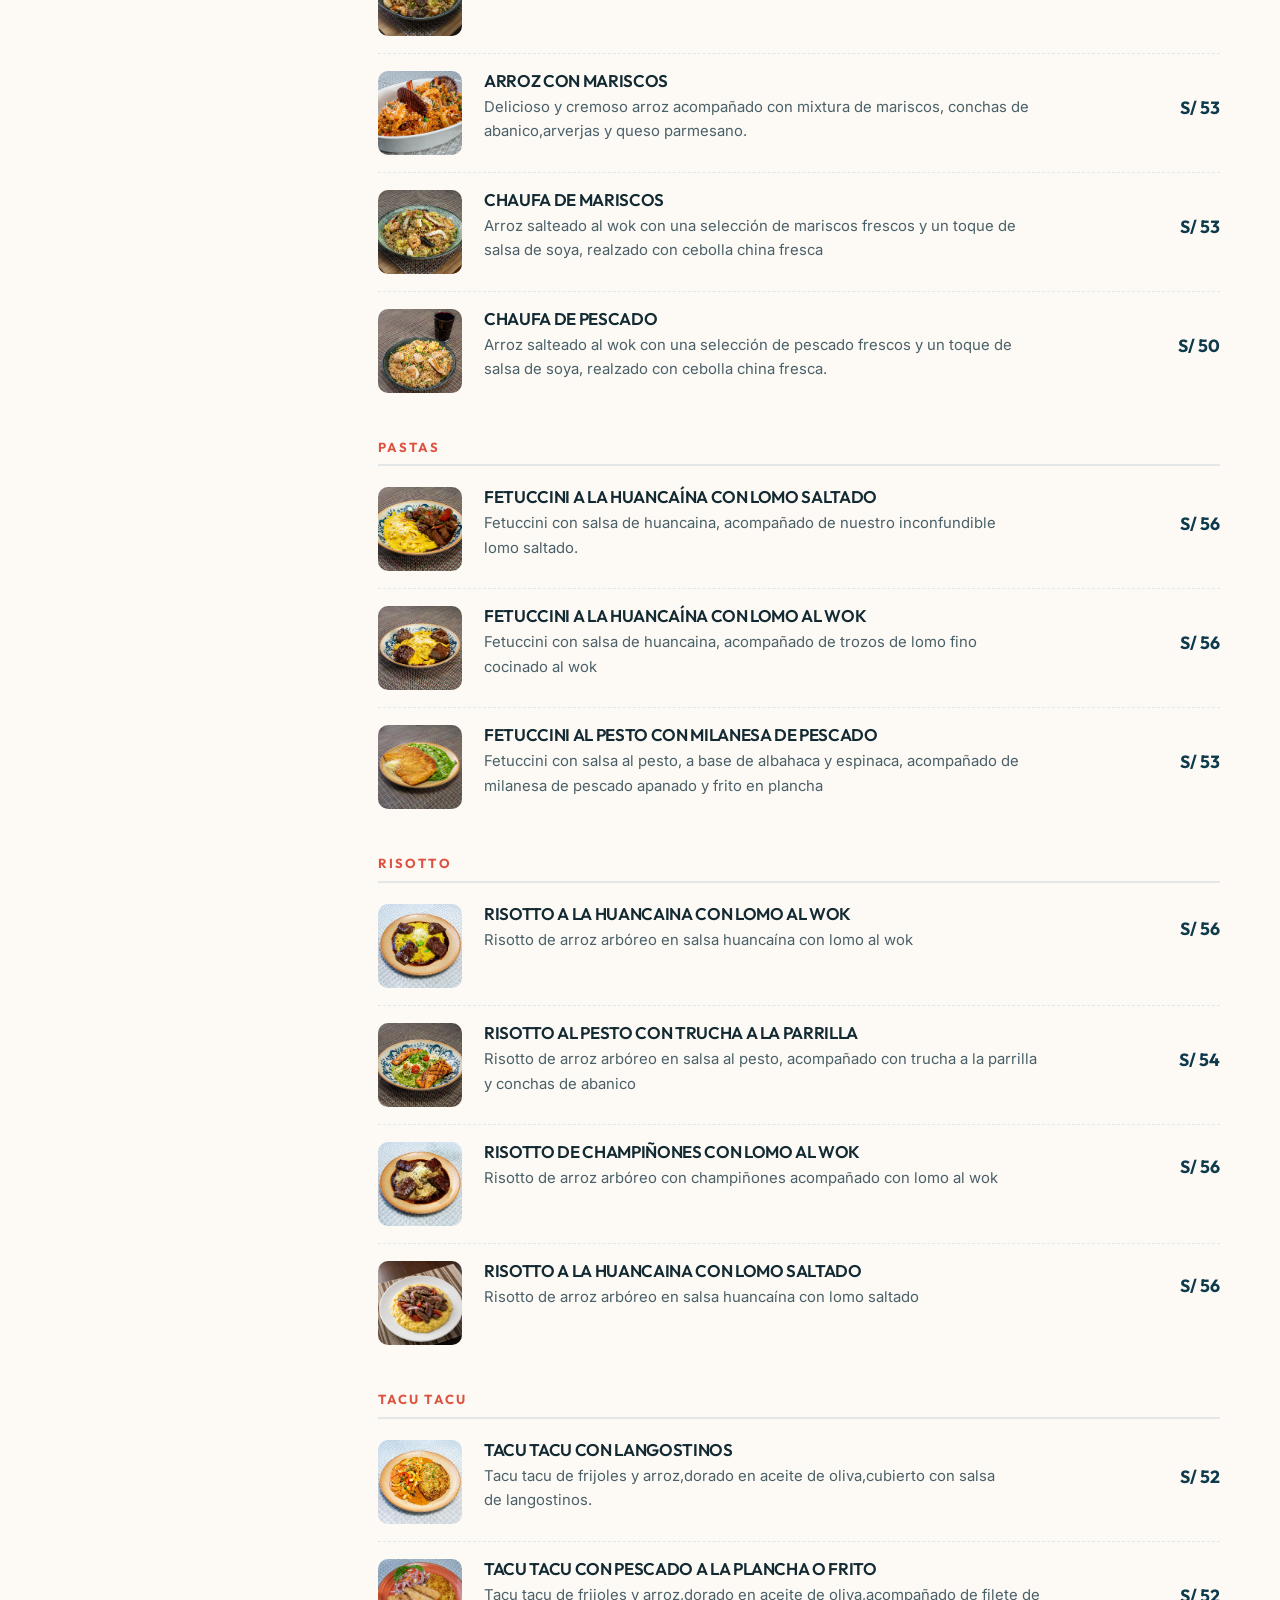
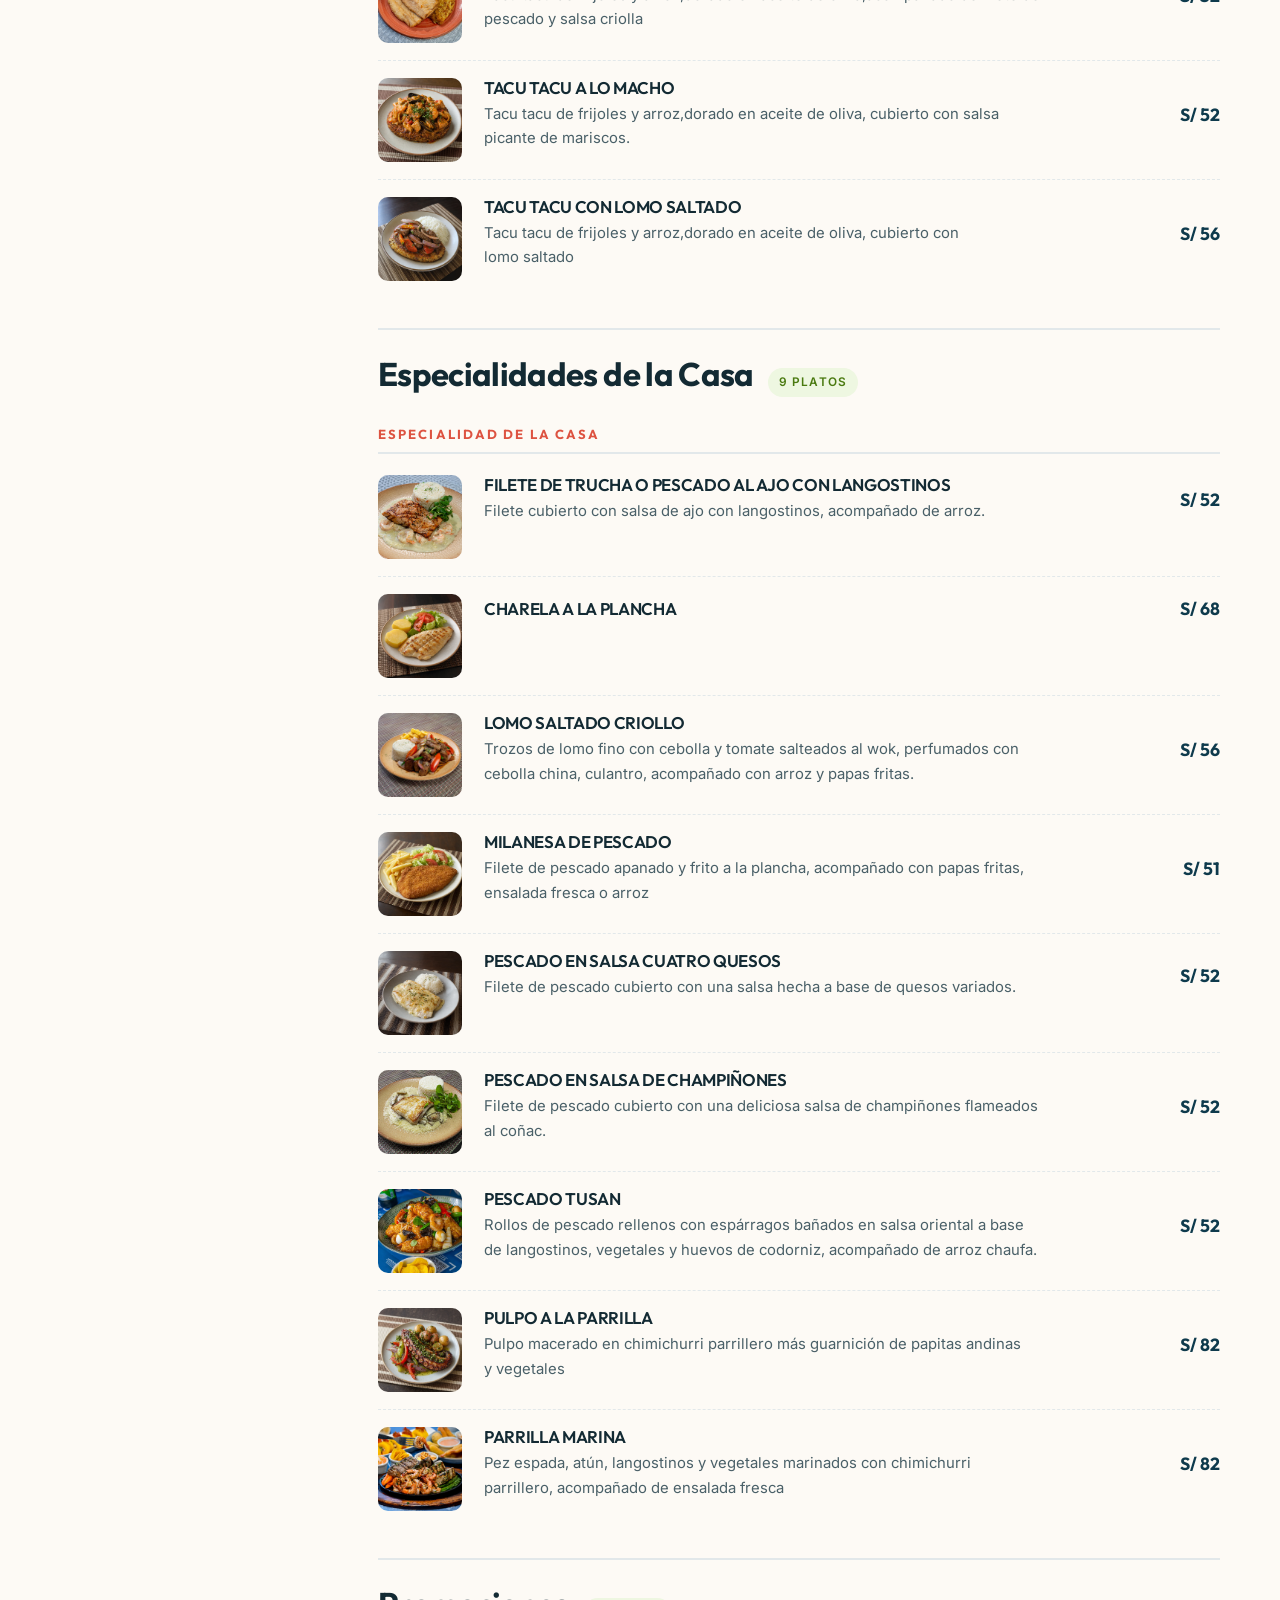
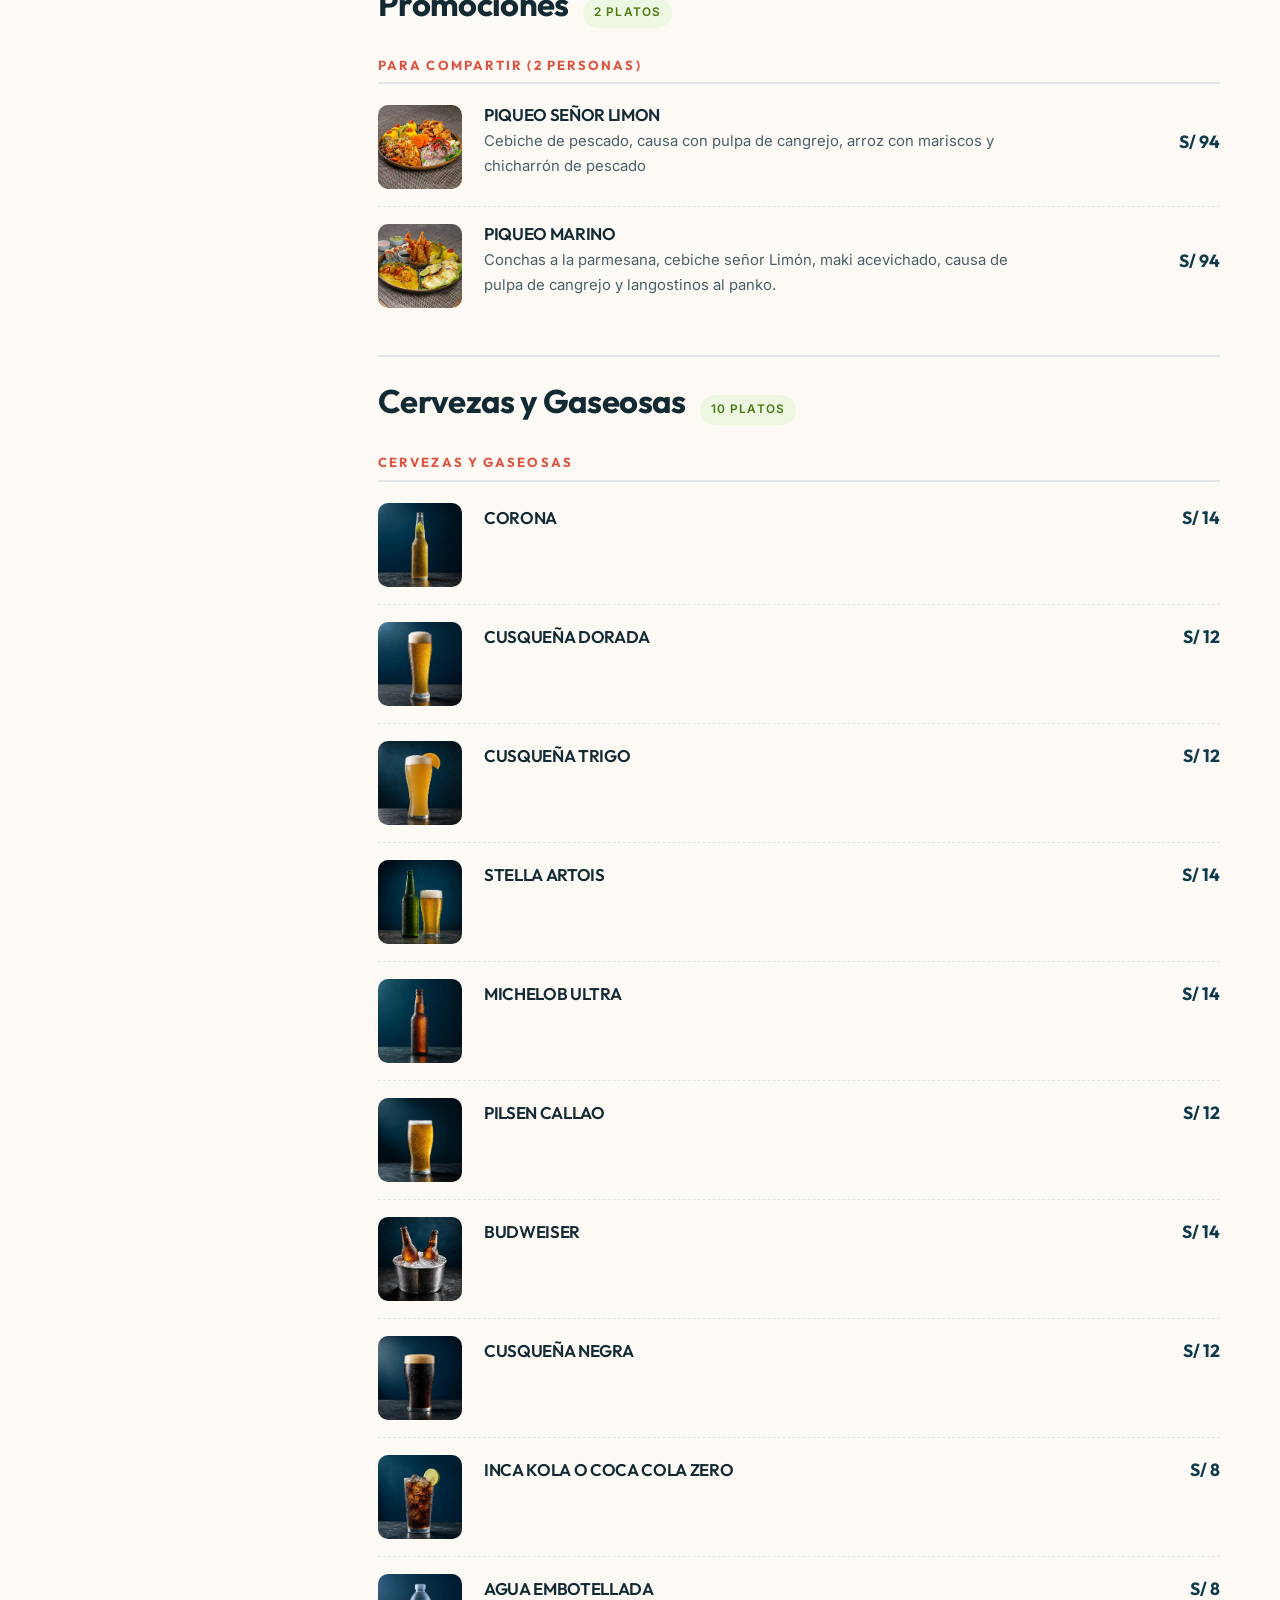
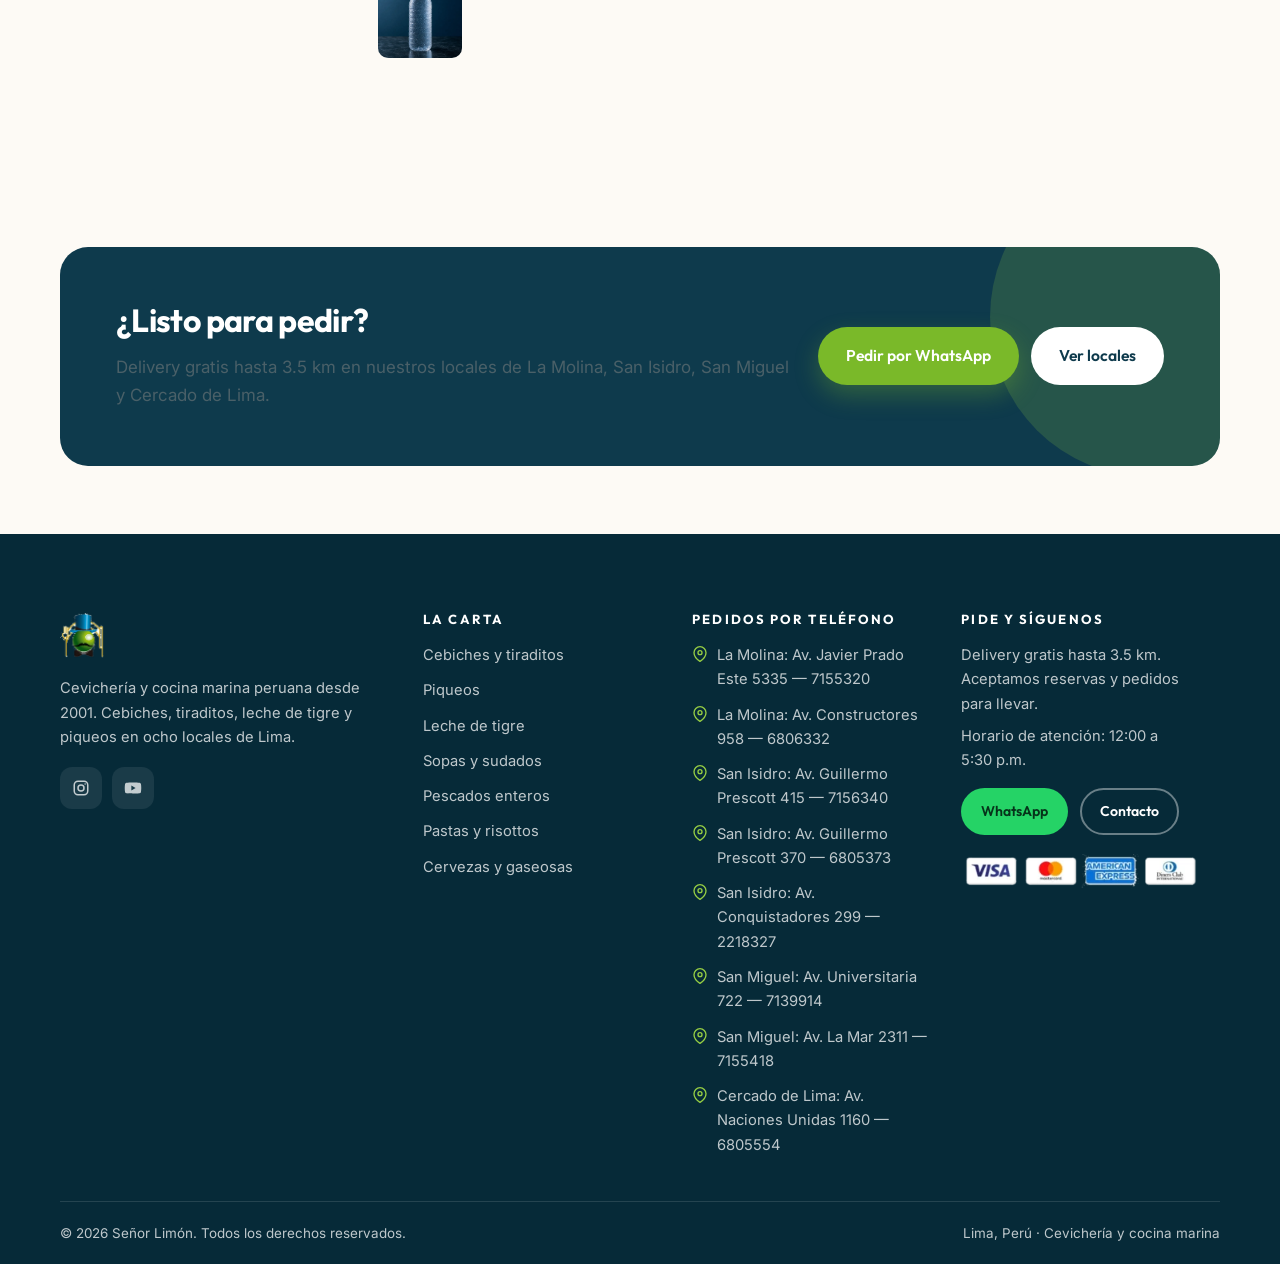
<file: carta.html>
<!DOCTYPE html>
<html lang="es">
<head>
<meta charset="utf-8">
<meta name="viewport" content="width=device-width, initial-scale=1">
<title>Carta | Señor Limón — cebiches, tiraditos, piqueos y más</title>
<meta name="description" content="Carta completa de Señor Limón: cebiches y tiraditos, leche de tigre, piqueos, sopas y sudados, pescados enteros, makis, pastas y risottos, especialidades y bebidas con precios actualizados.">
<link rel="canonical" href="https://senorlimon.com/carta.html">
<meta name="theme-color" content="#0e3a4c">
<meta property="og:type" content="website">
<meta property="og:site_name" content="Señor Limón">
<meta property="og:locale" content="es_PE">
<meta property="og:title" content="Carta completa | Señor Limón">
<meta property="og:description" content="Cebiches, tiraditos, leche de tigre, piqueos, sopas, pescados enteros, makis, pastas y risottos con precios actualizados.">
<meta property="og:image" content="https://senorlimon.com/assets/img/hero-cebiche.webp">
<meta property="og:url" content="https://senorlimon.com/carta.html">
<meta name="twitter:card" content="summary_large_image">
<link rel="icon" type="image/png" href="assets/img/favicon.png">
<link rel="apple-touch-icon" href="assets/img/favicon.png">
<link rel="preconnect" href="https://fonts.googleapis.com">
<link rel="preconnect" href="https://fonts.gstatic.com" crossorigin>
<link href="https://fonts.googleapis.com/css2?family=Inter:wght@400;500;600&family=Outfit:wght@600;700;800&display=swap" rel="stylesheet">
<link rel="stylesheet" href="assets/css/styles.css">
</head>
<body>
<a class="saltar-a-contenido" href="#contenido">Saltar al contenido</a>

<header class="cabecera">
  <div class="contenedor cabecera__interior">
    <a class="cabecera__logo" href="index.html" aria-label="Señor Limón, ir al inicio">
      <img src="assets/img/logo.webp" alt="Señor Limón" width="560" height="126">
    </a>
    <nav class="nav" aria-label="Navegación principal">
      <a class="nav__enlace" href="index.html">Inicio</a>
      <a class="nav__enlace" href="carta.html" aria-current="page">Carta</a>
      <a class="nav__enlace" href="locales.html">Locales</a>
      <a class="nav__enlace" href="nosotros.html">Nosotros</a>
      <a class="nav__enlace" href="contacto.html">Contacto</a>
    </nav>
    <div class="cabecera__acciones">
      <a class="boton boton--whatsapp boton--sm" data-whatsapp href="#" target="_blank" rel="noopener">Pedir ahora</a>
      <button class="boton-menu" type="button" aria-expanded="false" aria-controls="nav-movil" aria-label="Abrir menú">
        <span></span>
      </button>
    </div>
  </div>
</header>

<div class="nav-movil" id="nav-movil" aria-hidden="true">
  <a href="index.html">Inicio</a>
  <a href="carta.html" aria-current="page">Carta</a>
  <a href="locales.html">Locales</a>
  <a href="nosotros.html">Nosotros</a>
  <a href="contacto.html">Contacto</a>
  <a class="boton boton--whatsapp boton--bloque" data-whatsapp href="#" target="_blank" rel="noopener">Pedir por WhatsApp</a>
</div>

<main id="contenido">

  <section class="seccion--ajustada fondo-azul">
    <div class="contenedor">
      <p class="antetitulo">Carta vigente</p>
      <h1 style="font-size:clamp(1.9rem,5vw,3.1rem)">Nuestra carta</h1>
      <p class="entradilla" style="max-width:640px">Diez secciones de cocina marina peruana. Usa el buscador o elige una sección para ir directo a lo que te provoca.</p>
    </div>
  </section>

  <section class="seccion--carta">
    <div class="contenedor carta-layout">

      <aside class="carta-lateral">
        <div class="carta-controles">
          <div class="campo-busqueda">
            <span class="campo-busqueda__icono" aria-hidden="true">
              <svg width="18" height="18" viewBox="0 0 24 24" fill="none" stroke="currentColor" stroke-width="2" stroke-linecap="round" stroke-linejoin="round"><circle cx="11" cy="11" r="7"/><path d="M20 20l-3.5-3.5"/></svg>
            </span>
            <label class="saltar-a-contenido" for="buscador-carta">Buscar un plato</label>
            <input type="search" id="buscador-carta" placeholder="Buscar un plato: cebiche, chaufa, risotto…" autocomplete="off">
            <button class="campo-busqueda__limpiar" type="button" id="limpiar-busqueda" aria-label="Limpiar búsqueda">
              <svg width="16" height="16" viewBox="0 0 24 24" fill="none" stroke="currentColor" stroke-width="2.4" stroke-linecap="round"><path d="M6 6l12 12M18 6L6 18"/></svg>
            </button>
          </div>
          <p class="carta-cuenta" id="carta-cuenta" role="status" aria-live="polite"></p>
          <p class="carta-actual" id="categoria-actual" aria-hidden="true"></p>
        </div>
        <nav class="carta-indice" id="indice-categorias" aria-label="Secciones de la carta"></nav>
      </aside>

      <div class="carta-principal">
        <div class="carta-aviso aparecer">
          <svg width="18" height="18" viewBox="0 0 24 24" fill="none" stroke="currentColor" stroke-width="2" stroke-linecap="round" stroke-linejoin="round"><circle cx="12" cy="12" r="9"/><path d="M12 11v5M12 8h.01"/></svg>
          <p>Los precios pueden variar según la pesca del día. Si buscas un plato específico, confírmalo por WhatsApp antes de tu pedido. Los platos sin precio publicado son de consulta directa en el local.</p>
        </div>

        <div id="carta-contenido"></div>

        <div class="sin-resultados" id="sin-resultados" style="display:none">
          <strong>No encontramos ese plato</strong>
          <p>Prueba con otra palabra (por ejemplo «cebiche», «chaufa» o «risotto») o revisa todas las secciones.</p>
          <div class="grupo-botones" style="justify-content:center;margin-top:20px">
            <button class="boton boton--oscuro" type="button" id="boton-ver-todo">Ver toda la carta</button>
            <a class="boton boton--whatsapp" data-whatsapp href="#" target="_blank" rel="noopener">Preguntar por WhatsApp</a>
          </div>
        </div>
      </div>
    </div>
  </section>

  <section class="seccion--ajustada">
    <div class="contenedor">
      <div class="llamada aparecer">
        <div class="llamada__interior">
          <div>
            <h2 style="font-size:clamp(1.4rem,3vw,2rem)">¿Listo para pedir?</h2>
            <p class="entradilla">Delivery gratis hasta 3.5 km en nuestros locales de La Molina, San Isidro, San Miguel y Cercado de Lima.</p>
          </div>
          <div class="grupo-botones">
            <a class="boton boton--principal" data-whatsapp href="#" target="_blank" rel="noopener">Pedir por WhatsApp</a>
            <a class="boton boton--claro" href="locales.html">Ver locales</a>
          </div>
        </div>
      </div>
    </div>
  </section>

</main>

<footer class="pie">
  <div class="contenedor">
    <div class="pie__rejilla">
      <div class="pie__marca">
        <img src="assets/img/marca.webp" alt="Señor Limón" width="512" height="512">
        <p>Cevichería y cocina marina peruana desde 2001. Cebiches, tiraditos, leche de tigre y piqueos en ocho locales de Lima.</p>
        <div class="pie__redes">
          <a class="pie__red" href="https://www.instagram.com/senorlimonoficial/" target="_blank" rel="noopener" aria-label="Instagram de Señor Limón">
            <svg width="18" height="18" viewBox="0 0 24 24" fill="none" stroke="currentColor" stroke-width="2" stroke-linecap="round"><rect x="3" y="3" width="18" height="18" rx="5"/><circle cx="12" cy="12" r="4"/><circle cx="17.5" cy="6.5" r="1" fill="currentColor" stroke="none"/></svg>
          </a>
          <a class="pie__red" href="https://www.youtube.com/channel/UCTr-tHlAeg0u5ptyzKB5sug/videos" target="_blank" rel="noopener" aria-label="YouTube de Señor Limón">
            <svg width="18" height="18" viewBox="0 0 24 24" fill="currentColor"><path d="M23 12s0-3.5-.4-5.2a2.6 2.6 0 0 0-1.8-1.9C19.1 4.5 12 4.5 12 4.5s-7.1 0-8.8.4A2.6 2.6 0 0 0 1.4 6.8C1 8.5 1 12 1 12s0 3.5.4 5.2a2.6 2.6 0 0 0 1.8 1.9c1.7.4 8.8.4 8.8.4s7.1 0 8.8-.4a2.6 2.6 0 0 0 1.8-1.9C23 15.5 23 12 23 12zM9.8 15.3V8.7l5.7 3.3-5.7 3.3z"/></svg>
          </a>
        </div>
      </div>
      <div>
        <h4>La carta</h4>
        <ul class="pie__lista">
          <li><a href="carta.html#cebiches">Cebiches y tiraditos</a></li>
          <li><a href="carta.html#piqueos">Piqueos</a></li>
          <li><a href="carta.html#leche-de-tigre">Leche de tigre</a></li>
          <li><a href="carta.html#sopas-y-sudados">Sopas y sudados</a></li>
          <li><a href="carta.html#pescados-enteros">Pescados enteros</a></li>
          <li><a href="carta.html#pastas-y-risottos">Pastas y risottos</a></li>
          <li><a href="carta.html#cervezas-y-gaseosas">Cervezas y gaseosas</a></li>
        </ul>
      </div>
      <div>
        <h4>Pedidos por teléfono</h4>
        <ul class="pie__lista" id="locales-pie"></ul>
      </div>
      <div>
        <h4>Pide y síguenos</h4>
        <p style="font-size:.92rem">Delivery gratis hasta 3.5 km. Aceptamos reservas y pedidos para llevar.</p>
        <p style="font-size:.92rem;margin-top:8px">Horario de atención: <span data-horario>12:00 a 5:30 p.m.</span></p>
        <div class="grupo-botones" style="margin-top:16px">
          <a class="boton boton--whatsapp boton--sm" data-whatsapp href="#" target="_blank" rel="noopener">WhatsApp</a>
          <a class="boton boton--borde boton--sm" style="color:#fff;border-color:rgba(255,255,255,.4)" href="contacto.html">Contacto</a>
        </div>
        <img class="pie__tarjetas" src="assets/img/tarjetas.webp" alt="Medios de pago aceptados" width="320" height="47" loading="lazy">
      </div>
    </div>
    <div class="pie__legal">
      <span>© <span data-anio>2026</span> Señor Limón. Todos los derechos reservados.</span>
      <span>Lima, Perú · Cevichería y cocina marina</span>
    </div>
  </div>
</footer>

<a class="boton-flotante" data-whatsapp href="#" target="_blank" rel="noopener" aria-label="Pedir por WhatsApp">
  <svg width="22" height="22" viewBox="0 0 24 24" fill="currentColor"><path d="M12 2a10 10 0 0 0-8.5 15.2L2 22l4.9-1.4A10 10 0 1 0 12 2zm5.6 14.2c-.2.7-1.4 1.3-2 1.4-.5.1-1.2.1-1.9-.1-.4-.1-1-.3-1.8-.6-3.1-1.3-5.1-4.4-5.3-4.6-.1-.2-1.2-1.6-1.2-3 0-1.4.7-2.1 1-2.4.2-.3.5-.4.7-.4h.5c.2 0 .4 0 .6.5l.8 2c.1.2.1.4 0 .5l-.3.5-.4.4c-.1.1-.3.3-.1.6.2.3.8 1.3 1.7 2.1 1.2 1 2.1 1.4 2.4 1.5.3.1.5.1.7-.1l.9-1c.2-.3.4-.2.6-.1l2 1c.3.1.5.2.5.3.1.1.1.6-.1 1.3z"/></svg>
  <span>Pedir por WhatsApp</span>
</a>
<button class="boton-subir" type="button" aria-label="Volver arriba">
  <svg width="18" height="18" viewBox="0 0 24 24" fill="none" stroke="currentColor" stroke-width="2.2" stroke-linecap="round" stroke-linejoin="round"><path d="M12 19V5M6 11l6-6 6 6"/></svg>
</button>

<script src="assets/js/data.js"></script>
<script src="assets/js/app.js"></script>
<script src="assets/js/panel.js"></script>
</body>
</html>
</file>
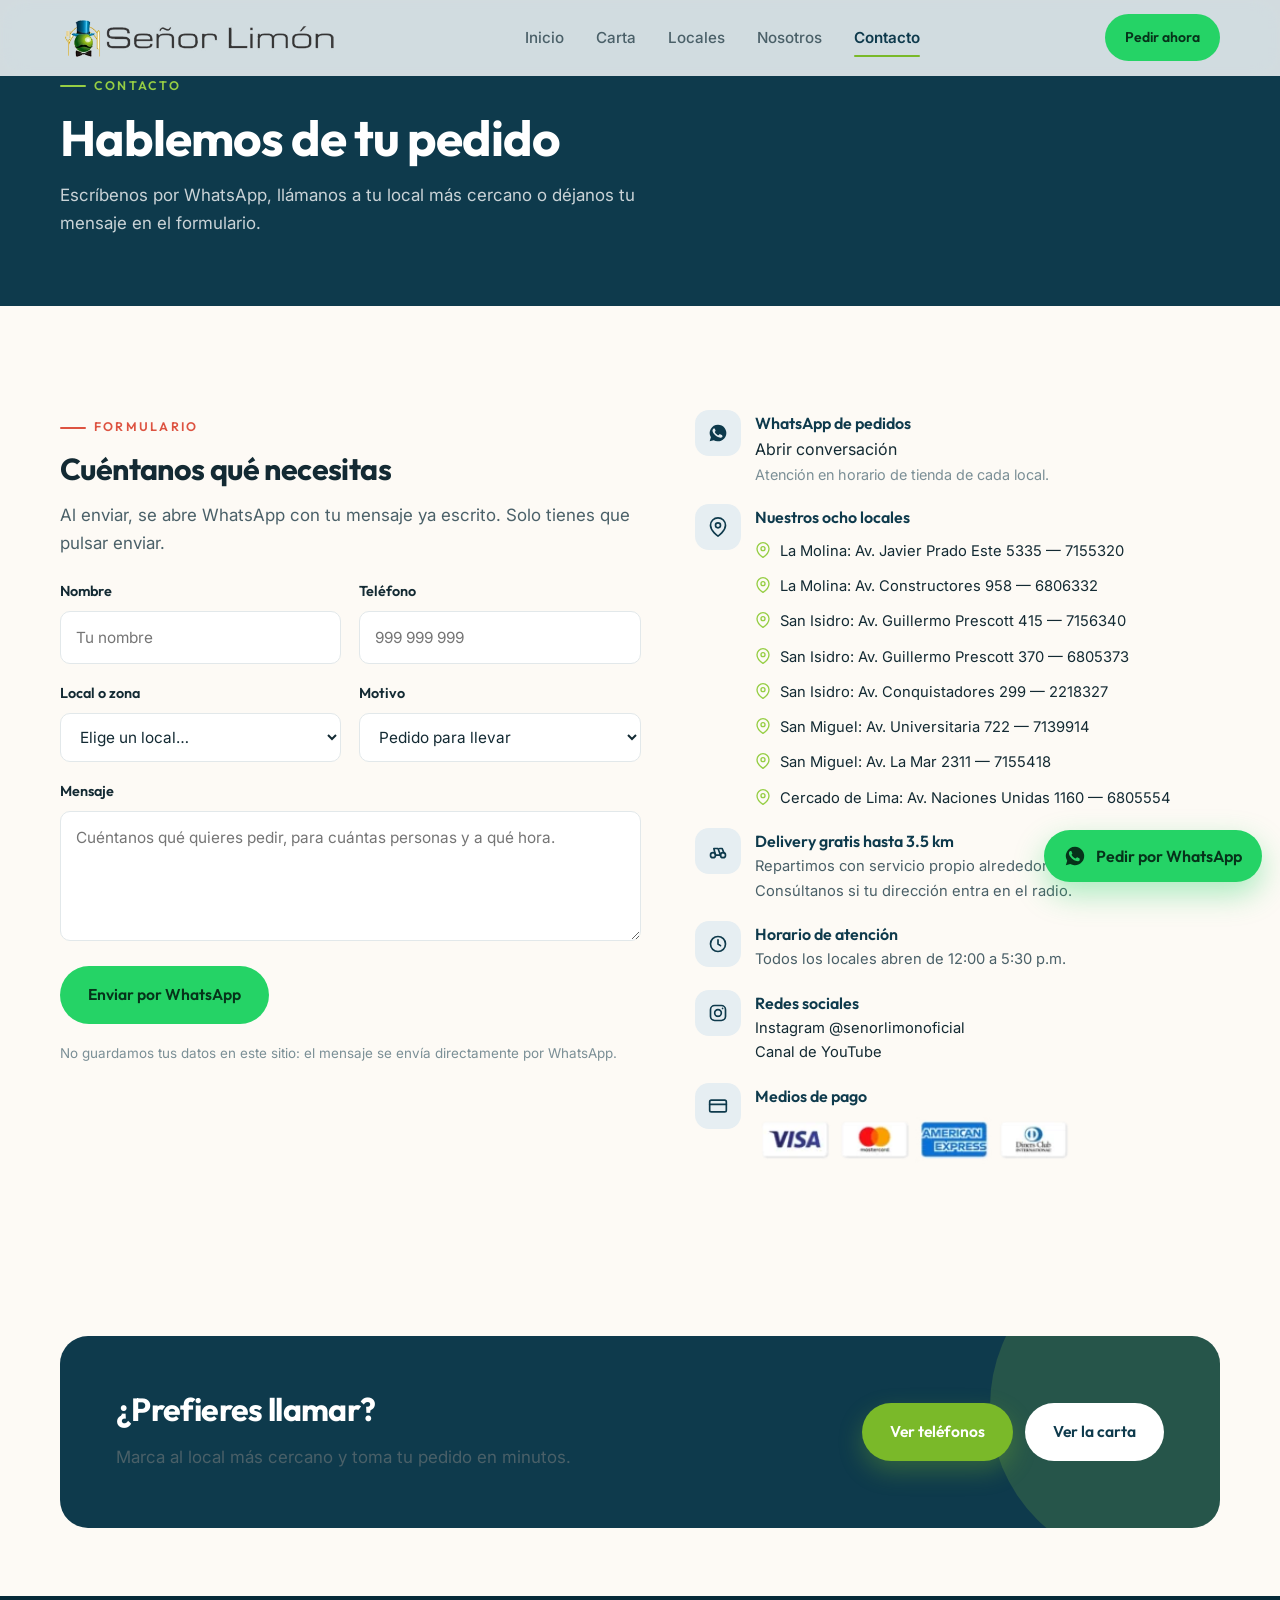
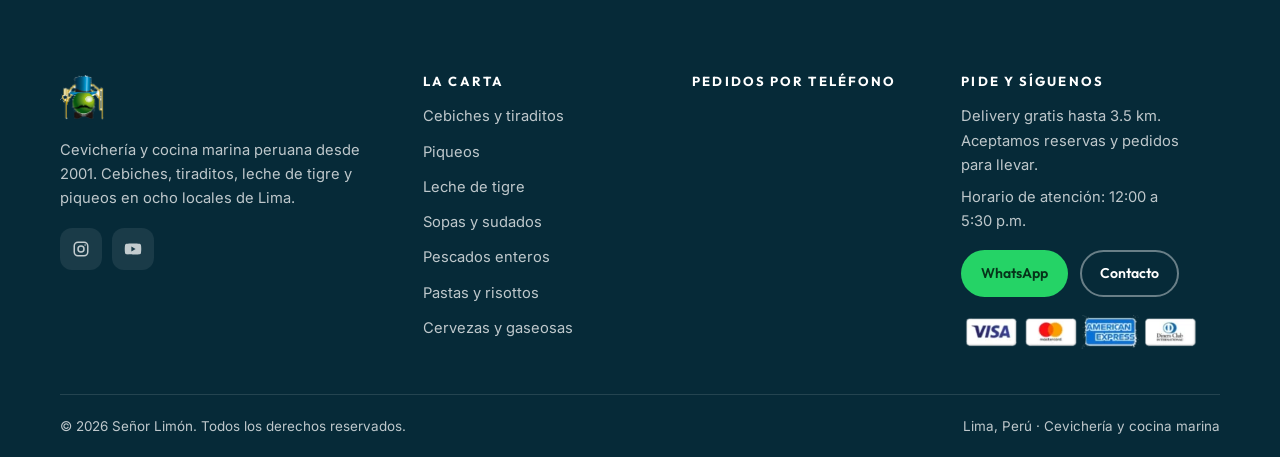
<file: contacto.html>
<!DOCTYPE html>
<html lang="es">
<head>
<meta charset="utf-8">
<meta name="viewport" content="width=device-width, initial-scale=1">
<title>Contacto y pedidos | Señor Limón</title>
<meta name="description" content="Pide por WhatsApp, llámanos o déjanos tu mensaje. Pedidos para llevar, delivery y reservas en los 8 locales de Señor Limón en Lima.">
<link rel="canonical" href="https://senorlimon.com/contacto.html">
<meta name="theme-color" content="#0e3a4c">
<meta property="og:type" content="website">
<meta property="og:site_name" content="Señor Limón">
<meta property="og:locale" content="es_PE">
<meta property="og:title" content="Contacto y pedidos | Señor Limón">
<meta property="og:description" content="Pide por WhatsApp o teléfono. Delivery gratis hasta 3.5 km y reservas de mesa.">
<meta property="og:image" content="https://senorlimon.com/assets/img/hero-cebiche.webp">
<meta property="og:url" content="https://senorlimon.com/contacto.html">
<meta name="twitter:card" content="summary_large_image">
<link rel="icon" type="image/png" href="assets/img/favicon.png">
<link rel="apple-touch-icon" href="assets/img/favicon.png">
<link rel="preconnect" href="https://fonts.googleapis.com">
<link rel="preconnect" href="https://fonts.gstatic.com" crossorigin>
<link href="https://fonts.googleapis.com/css2?family=Inter:wght@400;500;600&family=Outfit:wght@600;700;800&display=swap" rel="stylesheet">
<link rel="stylesheet" href="assets/css/styles.css">

</head>
<body>
<a class="saltar-a-contenido" href="#contenido">Saltar al contenido</a>

<header class="cabecera">
  <div class="contenedor cabecera__interior">
    <a class="cabecera__logo" href="index.html" aria-label="Señor Limón, ir al inicio">
      <img src="assets/img/logo.webp" alt="Señor Limón" width="560" height="126">
    </a>
    <nav class="nav" aria-label="Navegación principal">
      <a class="nav__enlace" href="index.html">Inicio</a>
      <a class="nav__enlace" href="carta.html">Carta</a>
      <a class="nav__enlace" href="locales.html">Locales</a>
      <a class="nav__enlace" href="nosotros.html">Nosotros</a>
      <a class="nav__enlace" href="contacto.html" aria-current="page">Contacto</a>
    </nav>
    <div class="cabecera__acciones">
      <a class="boton boton--whatsapp boton--sm" data-whatsapp href="#" target="_blank" rel="noopener">Pedir ahora</a>
      <button class="boton-menu" type="button" aria-expanded="false" aria-controls="nav-movil" aria-label="Abrir menú">
        <span></span>
      </button>
    </div>
  </div>
</header>

<div class="nav-movil" id="nav-movil" aria-hidden="true">
  <a href="index.html">Inicio</a>
  <a href="carta.html">Carta</a>
  <a href="locales.html">Locales</a>
  <a href="nosotros.html">Nosotros</a>
  <a href="contacto.html" aria-current="page">Contacto</a>
  <a class="boton boton--whatsapp boton--bloque" data-whatsapp href="#" target="_blank" rel="noopener">Pedir por WhatsApp</a>
</div>

<main id="contenido">

  <section class="seccion--ajustada fondo-azul">
    <div class="contenedor">
      <p class="antetitulo">Contacto</p>
      <h1 style="font-size:clamp(1.9rem,5vw,3.1rem)">Hablemos de tu pedido</h1>
      <p class="entradilla" style="max-width:640px">Escríbenos por WhatsApp, llámanos a tu local más cercano o déjanos tu mensaje en el formulario.</p>
    </div>
  </section>

  <section class="seccion">
    <div class="contenedor">
      <div class="bloque-historia" style="align-items:start">
        <div class="aparecer">
          <div class="encabezado-seccion" style="margin-bottom:22px">
            <p class="antetitulo">Formulario</p>
            <h2 style="font-size:clamp(1.4rem,3vw,1.9rem)">Cuéntanos qué necesitas</h2>
            <p class="entradilla">Al enviar, se abre WhatsApp con tu mensaje ya escrito. Solo tienes que pulsar enviar.</p>
          </div>
          <form class="formulario" id="formulario-contacto" novalidate>
            <div class="formulario__fila formulario__fila--2">
              <div class="campo">
                <label for="nombre">Nombre</label>
                <input type="text" id="nombre" name="nombre" placeholder="Tu nombre" autocomplete="name" required>
                <p class="campo__error">Escribe tu nombre (mínimo 3 letras).</p>
              </div>
              <div class="campo">
                <label for="telefono">Teléfono</label>
                <input type="tel" id="telefono" name="telefono" placeholder="999 999 999" autocomplete="tel" required>
                <p class="campo__error">Escribe un teléfono válido para contactarte.</p>
              </div>
            </div>
            <div class="formulario__fila formulario__fila--2">
              <div class="campo">
                <label for="campo-distrito">Local o zona</label>
                <select id="campo-distrito" name="distrito" required>
                  <option value="">Elige un local…</option>
                </select>
                <p class="campo__error">Elige el local o zona de entrega.</p>
              </div>
              <div class="campo">
                <label for="motivo">Motivo</label>
                <select id="motivo" name="motivo">
                  <option value="Pedido para llevar">Pedido para llevar</option>
                  <option value="Delivery a domicilio">Delivery a domicilio</option>
                  <option value="Reserva de mesa">Reserva de mesa</option>
                  <option value="Consulta general">Consulta general</option>
                </select>
              </div>
            </div>
            <div class="campo">
              <label for="mensaje">Mensaje</label>
              <textarea id="mensaje" name="mensaje" placeholder="Cuéntanos qué quieres pedir, para cuántas personas y a qué hora." required></textarea>
              <p class="campo__error">Escribe un mensaje de al menos 10 caracteres.</p>
            </div>
            <p class="formulario__aviso" id="aviso-formulario" role="status" aria-live="polite"></p>
            <div class="grupo-botones">
              <button class="boton boton--whatsapp" type="submit">Enviar por WhatsApp</button>
            </div>
            <p class="formulario__nota">No guardamos tus datos en este sitio: el mensaje se envía directamente por WhatsApp.</p>
          </form>
        </div>

        <div class="datos-contacto aparecer">
          <div class="dato-contacto">
            <div class="dato-contacto__icono"><svg width="20" height="20" viewBox="0 0 24 24" fill="currentColor"><path d="M12 2a10 10 0 0 0-8.5 15.2L2 22l4.9-1.4A10 10 0 1 0 12 2zm5.6 14.2c-.2.7-1.4 1.3-2 1.4-.5.1-1.2.1-1.9-.1-.4-.1-1-.3-1.8-.6-3.1-1.3-5.1-4.4-5.3-4.6-.1-.2-1.2-1.6-1.2-3 0-1.4.7-2.1 1-2.4.2-.3.5-.4.7-.4h.5c.2 0 .4 0 .6.5l.8 2c.1.2.1.4 0 .5l-.3.5-.4.4c-.1.1-.3.3-.1.6.2.3.8 1.3 1.7 2.1 1.2 1 2.1 1.4 2.4 1.5.3.1.5.1.7-.1l.9-1c.2-.3.4-.2.6-.1l2 1c.3.1.5.2.5.3.1.1.1.6-.1 1.3z"/></svg></div>
            <div>
              <strong>WhatsApp de pedidos</strong>
              <a data-whatsapp href="#" target="_blank" rel="noopener">Abrir conversación</a>
              <p style="font-size:.9rem;color:var(--gris-500)">Atención en horario de tienda de cada local.</p>
            </div>
          </div>
          <div class="dato-contacto">
            <div class="dato-contacto__icono"><svg width="20" height="20" viewBox="0 0 24 24" fill="none" stroke="currentColor" stroke-width="2" stroke-linecap="round" stroke-linejoin="round"><path d="M21 10c0 7-9 13-9 13s-9-6-9-13a9 9 0 0 1 18 0z"/><circle cx="12" cy="10" r="3"/></svg></div>
            <div>
              <strong>Nuestros ocho locales</strong>
              <ul class="pie__lista" id="locales-pie" style="margin-top:8px;color:inherit"></ul>
            </div>
          </div>
          <div class="dato-contacto">
            <div class="dato-contacto__icono"><svg width="20" height="20" viewBox="0 0 24 24" fill="none" stroke="currentColor" stroke-width="2" stroke-linecap="round" stroke-linejoin="round"><circle cx="6" cy="17" r="3"/><circle cx="18" cy="17" r="3"/><path d="M9 17h6l-3-8H7l2 8zM14 9h3l2 5"/></svg></div>
            <div>
              <strong>Delivery gratis hasta 3.5 km</strong>
              <p style="font-size:.92rem;color:var(--gris-700)">Repartimos con servicio propio alrededor de cada local. Consúltanos si tu dirección entra en el radio.</p>
            </div>
          </div>
          <div class="dato-contacto">
            <div class="dato-contacto__icono"><svg width="20" height="20" viewBox="0 0 24 24" fill="none" stroke="currentColor" stroke-width="2" stroke-linecap="round" stroke-linejoin="round"><circle cx="12" cy="12" r="9"/><path d="M12 7v5l3 2"/></svg></div>
            <div>
              <strong>Horario de atención</strong>
              <p style="font-size:.92rem;color:var(--gris-700)">Todos los locales abren de <span data-horario>12:00 a 5:30 p.m.</span></p>
            </div>
          </div>
          <div class="dato-contacto">
            <div class="dato-contacto__icono"><svg width="20" height="20" viewBox="0 0 24 24" fill="none" stroke="currentColor" stroke-width="2" stroke-linecap="round"><rect x="3" y="3" width="18" height="18" rx="5"/><circle cx="12" cy="12" r="4"/><circle cx="17.5" cy="6.5" r="1" fill="currentColor" stroke="none"/></svg></div>
            <div>
              <strong>Redes sociales</strong>
              <p style="font-size:.92rem"><a href="https://www.instagram.com/senorlimonoficial/" target="_blank" rel="noopener">Instagram @senorlimonoficial</a><br>
              <a href="https://www.youtube.com/channel/UCTr-tHlAeg0u5ptyzKB5sug/videos" target="_blank" rel="noopener">Canal de YouTube</a></p>
            </div>
          </div>
          <div class="dato-contacto">
            <div class="dato-contacto__icono"><svg width="20" height="20" viewBox="0 0 24 24" fill="none" stroke="currentColor" stroke-width="2" stroke-linecap="round" stroke-linejoin="round"><rect x="2" y="5" width="20" height="14" rx="2"/><path d="M2 10h20"/></svg></div>
            <div>
              <strong>Medios de pago</strong>
              <img src="assets/img/tarjetas.webp" alt="Tarjetas aceptadas en Señor Limón" width="320" height="47" loading="lazy" style="margin-top:8px">
            </div>
          </div>
        </div>
      </div>
    </div>
  </section>

  <section class="seccion--ajustada">
    <div class="contenedor">
      <div class="llamada aparecer">
        <div class="llamada__interior">
          <div>
            <h2 style="font-size:clamp(1.4rem,3vw,2rem)">¿Prefieres llamar?</h2>
            <p class="entradilla">Marca al local más cercano y toma tu pedido en minutos.</p>
          </div>
          <div class="grupo-botones">
            <a class="boton boton--principal" href="locales.html">Ver teléfonos</a>
            <a class="boton boton--claro" href="carta.html">Ver la carta</a>
          </div>
        </div>
      </div>
    </div>
  </section>

</main>

<footer class="pie">
  <div class="contenedor">
    <div class="pie__rejilla">
      <div class="pie__marca">
        <img src="assets/img/marca.webp" alt="Señor Limón" width="512" height="512">
        <p>Cevichería y cocina marina peruana desde 2001. Cebiches, tiraditos, leche de tigre y piqueos en ocho locales de Lima.</p>
        <div class="pie__redes">
          <a class="pie__red" href="https://www.instagram.com/senorlimonoficial/" target="_blank" rel="noopener" aria-label="Instagram de Señor Limón">
            <svg width="18" height="18" viewBox="0 0 24 24" fill="none" stroke="currentColor" stroke-width="2" stroke-linecap="round"><rect x="3" y="3" width="18" height="18" rx="5"/><circle cx="12" cy="12" r="4"/><circle cx="17.5" cy="6.5" r="1" fill="currentColor" stroke="none"/></svg>
          </a>
          <a class="pie__red" href="https://www.youtube.com/channel/UCTr-tHlAeg0u5ptyzKB5sug/videos" target="_blank" rel="noopener" aria-label="YouTube de Señor Limón">
            <svg width="18" height="18" viewBox="0 0 24 24" fill="currentColor"><path d="M23 12s0-3.5-.4-5.2a2.6 2.6 0 0 0-1.8-1.9C19.1 4.5 12 4.5 12 4.5s-7.1 0-8.8.4A2.6 2.6 0 0 0 1.4 6.8C1 8.5 1 12 1 12s0 3.5.4 5.2a2.6 2.6 0 0 0 1.8 1.9c1.7.4 8.8.4 8.8.4s7.1 0 8.8-.4a2.6 2.6 0 0 0 1.8-1.9C23 15.5 23 12 23 12zM9.8 15.3V8.7l5.7 3.3-5.7 3.3z"/></svg>
          </a>
        </div>
      </div>
      <div>
        <h4>La carta</h4>
        <ul class="pie__lista">
          <li><a href="carta.html#cebiches">Cebiches y tiraditos</a></li>
          <li><a href="carta.html#piqueos">Piqueos</a></li>
          <li><a href="carta.html#leche-de-tigre">Leche de tigre</a></li>
          <li><a href="carta.html#sopas-y-sudados">Sopas y sudados</a></li>
          <li><a href="carta.html#pescados-enteros">Pescados enteros</a></li>
          <li><a href="carta.html#pastas-y-risottos">Pastas y risottos</a></li>
          <li><a href="carta.html#cervezas-y-gaseosas">Cervezas y gaseosas</a></li>
        </ul>
      </div>
      <div>
        <h4>Pedidos por teléfono</h4>
        <ul class="pie__lista" id="locales-pie"></ul>
      </div>
      <div>
        <h4>Pide y síguenos</h4>
        <p style="font-size:.92rem">Delivery gratis hasta 3.5 km. Aceptamos reservas y pedidos para llevar.</p>
        <p style="font-size:.92rem;margin-top:8px">Horario de atención: <span data-horario>12:00 a 5:30 p.m.</span></p>
        <div class="grupo-botones" style="margin-top:16px">
          <a class="boton boton--whatsapp boton--sm" data-whatsapp href="#" target="_blank" rel="noopener">WhatsApp</a>
          <a class="boton boton--borde boton--sm" style="color:#fff;border-color:rgba(255,255,255,.4)" href="contacto.html">Contacto</a>
        </div>
        <img class="pie__tarjetas" src="assets/img/tarjetas.webp" alt="Medios de pago aceptados" width="320" height="47" loading="lazy">
      </div>
    </div>
    <div class="pie__legal">
      <span>© <span data-anio>2026</span> Señor Limón. Todos los derechos reservados.</span>
      <span>Lima, Perú · Cevichería y cocina marina</span>
    </div>
  </div>
</footer>

<a class="boton-flotante" data-whatsapp href="#" target="_blank" rel="noopener" aria-label="Pedir por WhatsApp">
  <svg width="22" height="22" viewBox="0 0 24 24" fill="currentColor"><path d="M12 2a10 10 0 0 0-8.5 15.2L2 22l4.9-1.4A10 10 0 1 0 12 2zm5.6 14.2c-.2.7-1.4 1.3-2 1.4-.5.1-1.2.1-1.9-.1-.4-.1-1-.3-1.8-.6-3.1-1.3-5.1-4.4-5.3-4.6-.1-.2-1.2-1.6-1.2-3 0-1.4.7-2.1 1-2.4.2-.3.5-.4.7-.4h.5c.2 0 .4 0 .6.5l.8 2c.1.2.1.4 0 .5l-.3.5-.4.4c-.1.1-.3.3-.1.6.2.3.8 1.3 1.7 2.1 1.2 1 2.1 1.4 2.4 1.5.3.1.5.1.7-.1l.9-1c.2-.3.4-.2.6-.1l2 1c.3.1.5.2.5.3.1.1.1.6-.1 1.3z"/></svg>
  <span>Pedir por WhatsApp</span>
</a>
<button class="boton-subir" type="button" aria-label="Volver arriba">
  <svg width="18" height="18" viewBox="0 0 24 24" fill="none" stroke="currentColor" stroke-width="2.2" stroke-linecap="round" stroke-linejoin="round"><path d="M12 19V5M6 11l6-6 6 6"/></svg>
</button>

<script src="assets/js/data.js"></script>
<script src="assets/js/app.js"></script>
<script src="assets/js/panel.js"></script>
</body>
</html>
</file>
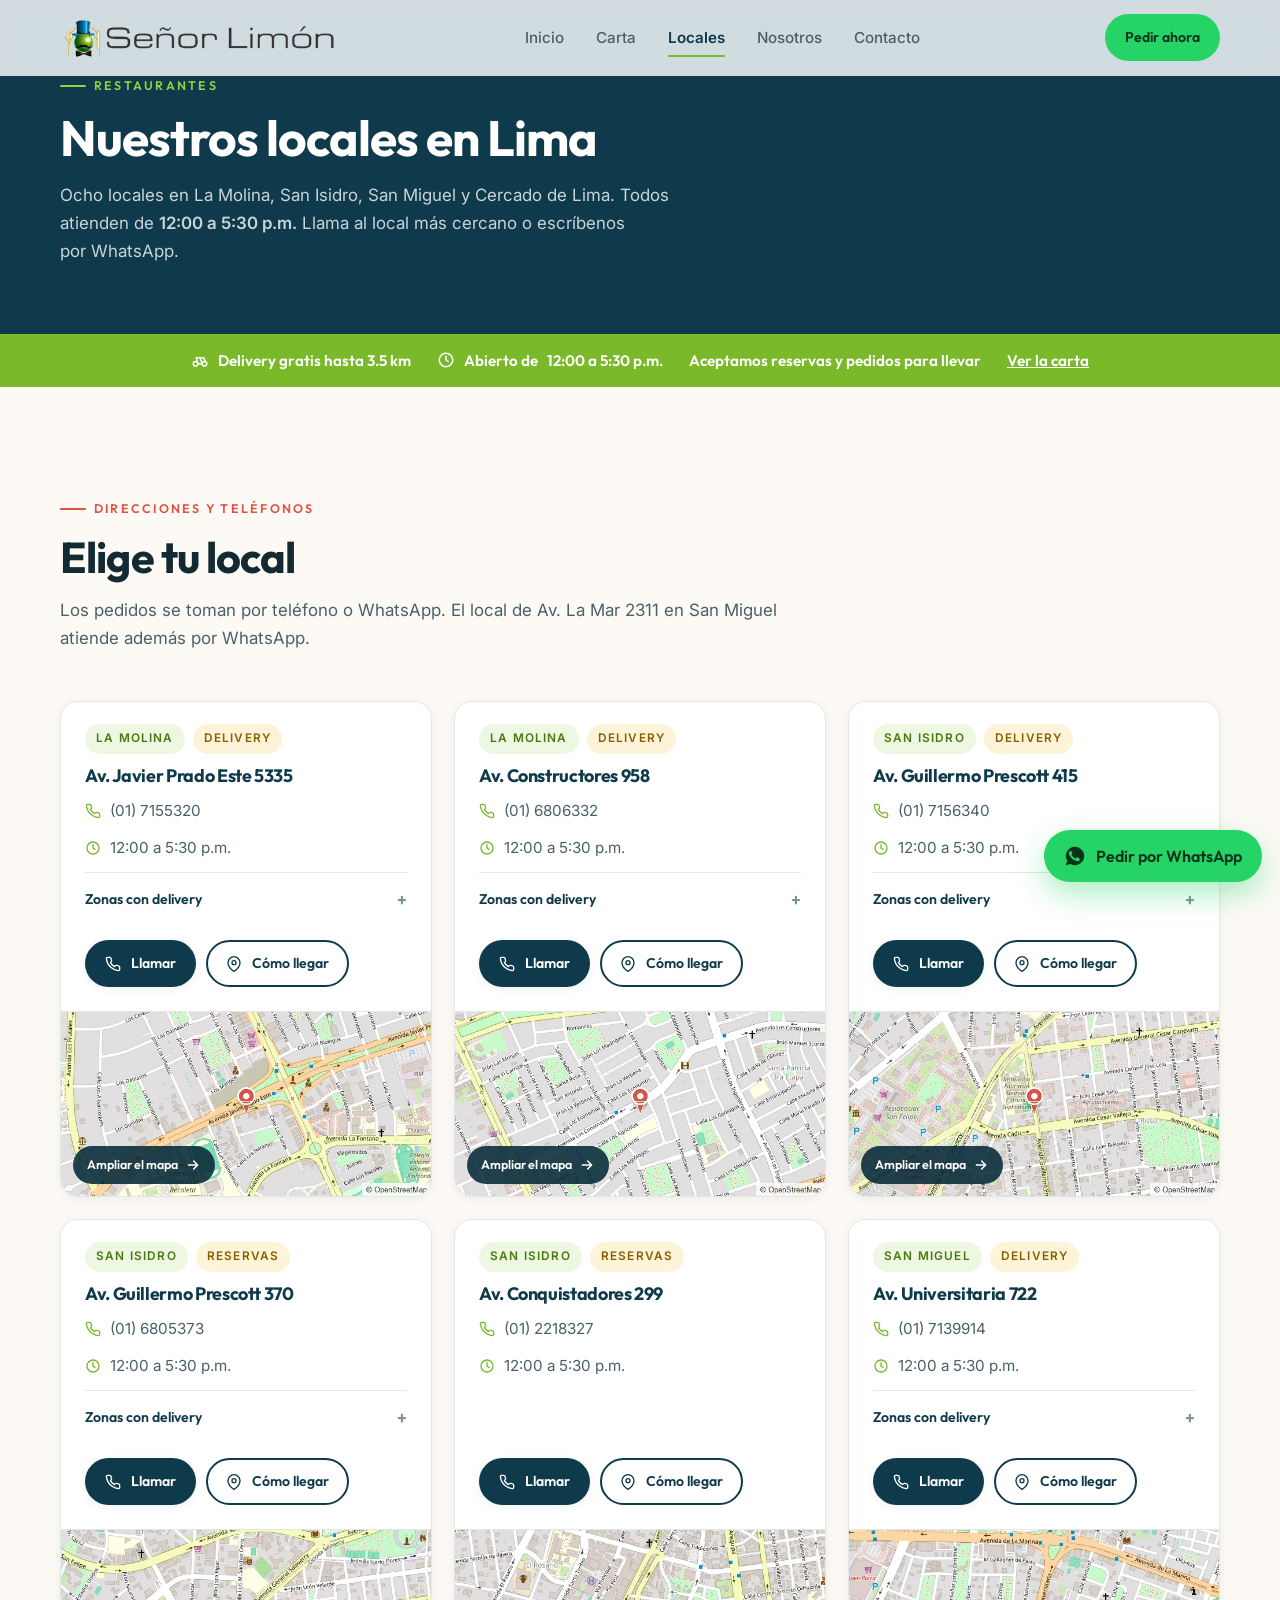
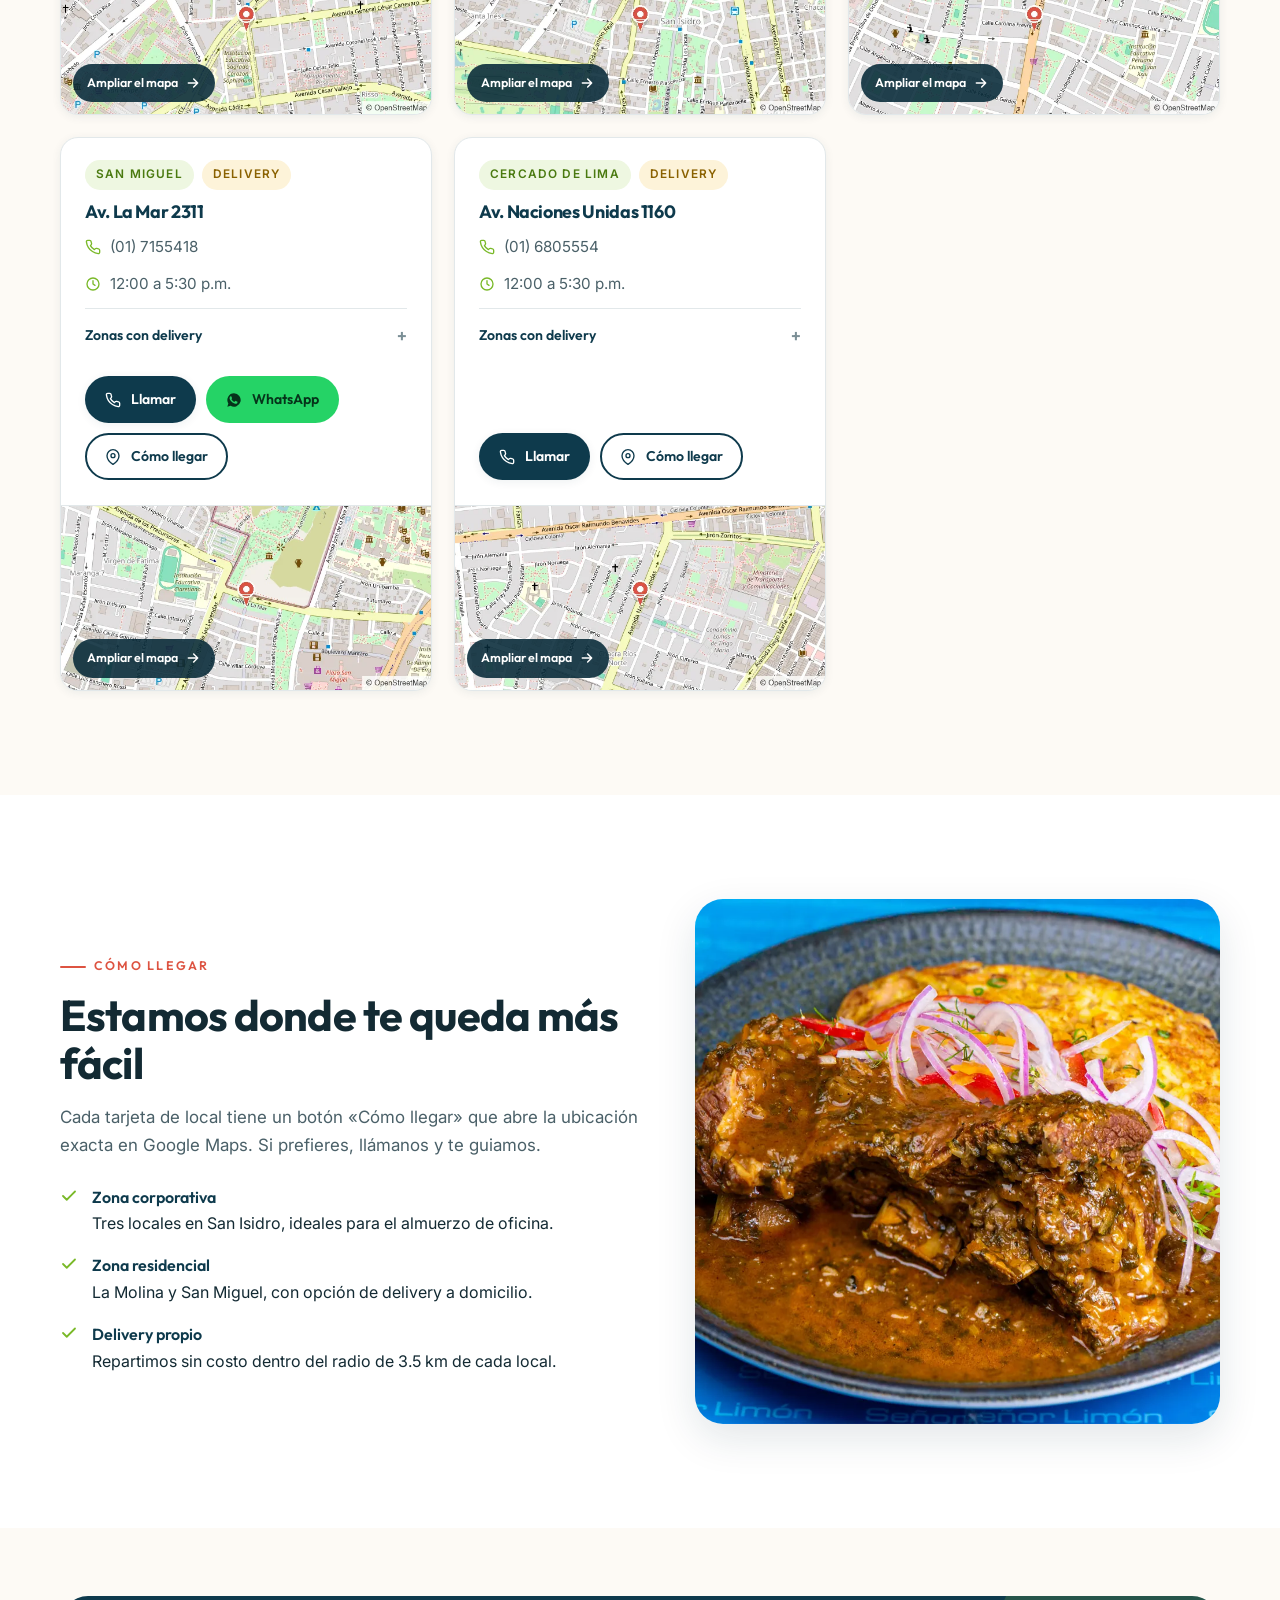
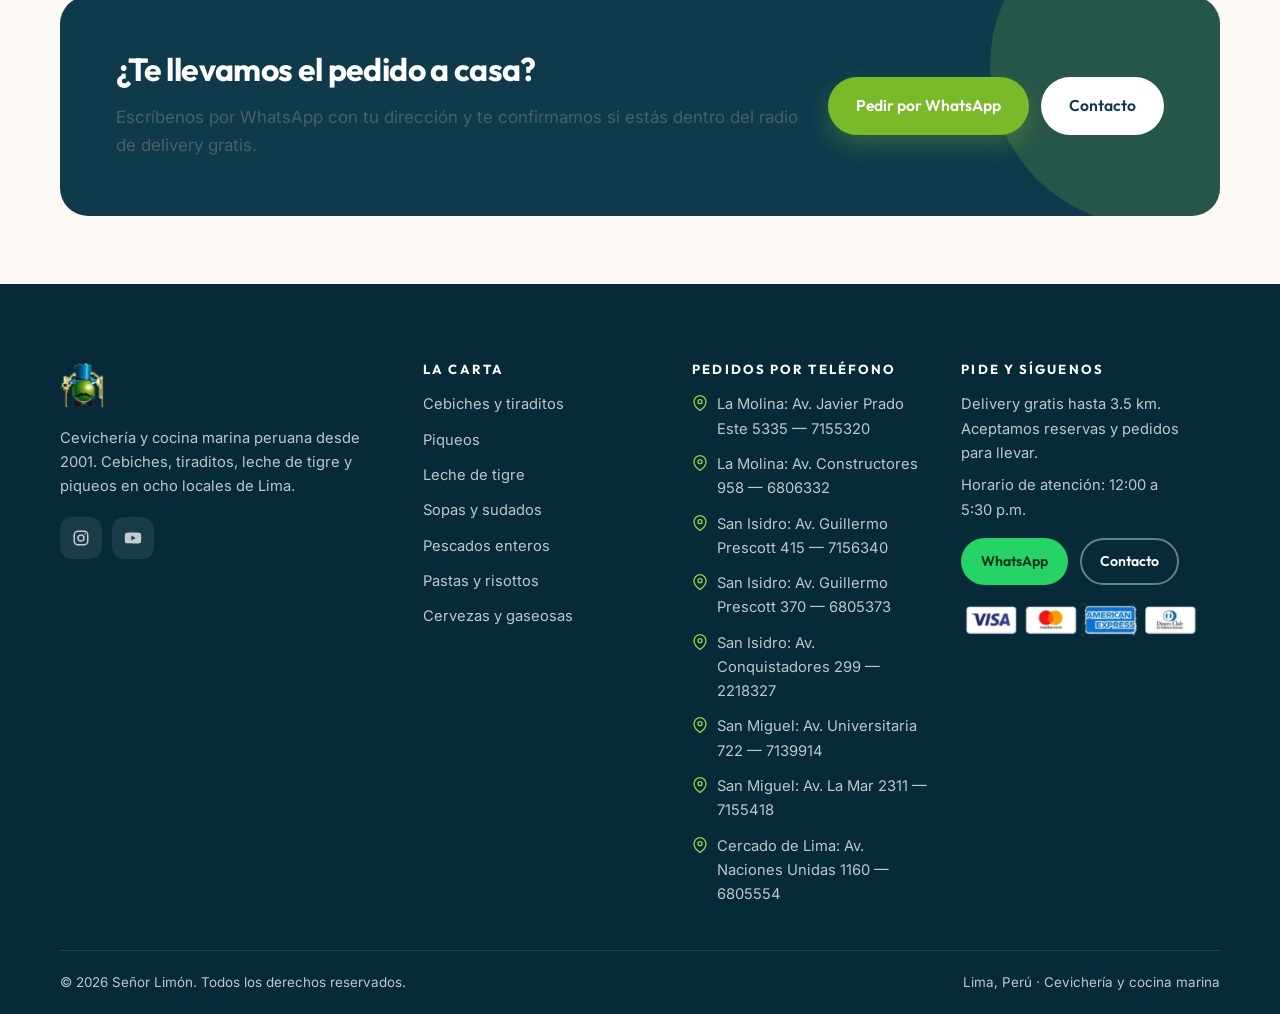
<file: locales.html>
<!DOCTYPE html>
<html lang="es">
<head>
<meta charset="utf-8">
<meta name="viewport" content="width=device-width, initial-scale=1">
<title>Locales y delivery | Señor Limón — 8 restaurantes en Lima</title>
<meta name="description" content="Direcciones, teléfonos y delivery de los 8 locales de Señor Limón en La Molina, San Isidro, San Miguel y Cercado de Lima. Delivery gratis hasta 3.5 km.">
<link rel="canonical" href="https://senorlimon.com/locales.html">
<meta name="theme-color" content="#0e3a4c">
<meta property="og:type" content="website">
<meta property="og:site_name" content="Señor Limón">
<meta property="og:locale" content="es_PE">
<meta property="og:title" content="Locales y delivery | Señor Limón">
<meta property="og:description" content="8 locales en Lima con delivery gratis hasta 3.5 km. Direcciones y teléfonos para pedir.">
<meta property="og:image" content="https://senorlimon.com/assets/img/hero-cebiche.webp">
<meta property="og:url" content="https://senorlimon.com/locales.html">
<meta name="twitter:card" content="summary_large_image">
<link rel="icon" type="image/png" href="assets/img/favicon.png">
<link rel="apple-touch-icon" href="assets/img/favicon.png">
<link rel="preconnect" href="https://fonts.googleapis.com">
<link rel="preconnect" href="https://fonts.gstatic.com" crossorigin>
<link href="https://fonts.googleapis.com/css2?family=Inter:wght@400;500;600&family=Outfit:wght@600;700;800&display=swap" rel="stylesheet">
<link rel="stylesheet" href="assets/css/styles.css">
<script type="application/ld+json">
{
  "@context": "https://schema.org",
  "@type": "Restaurant",
  "name": "Señor Limón",
  "url": "https://senorlimon.com/",
  "image": "https://senorlimon.com/assets/img/hero-cebiche.webp",
  "servesCuisine": ["Peruana", "Marina", "Cevichería"],
  "department": [
    {"@type": "Restaurant", "name": "Señor Limón La Molina", "telephone": "+5116806332", "address": {"@type": "PostalAddress", "streetAddress": "Av. Constructores 958", "addressLocality": "La Molina", "addressRegion": "Lima", "addressCountry": "PE"}},
    {"@type": "Restaurant", "name": "Señor Limón Javier Prado", "telephone": "+5117155320", "address": {"@type": "PostalAddress", "streetAddress": "Av. Javier Prado Este 5335", "addressLocality": "La Molina", "addressRegion": "Lima", "addressCountry": "PE"}},
    {"@type": "Restaurant", "name": "Señor Limón Prescott 415", "telephone": "+5117156340", "address": {"@type": "PostalAddress", "streetAddress": "Av. Guillermo Prescott 415", "addressLocality": "San Isidro", "addressRegion": "Lima", "addressCountry": "PE"}},
    {"@type": "Restaurant", "name": "Señor Limón Prescott 370", "telephone": "+5116805373", "address": {"@type": "PostalAddress", "streetAddress": "Av. Guillermo Prescott 370", "addressLocality": "San Isidro", "addressRegion": "Lima", "addressCountry": "PE"}},
    {"@type": "Restaurant", "name": "Señor Limón Conquistadores", "telephone": "+5112218327", "address": {"@type": "PostalAddress", "streetAddress": "Av. Conquistadores 299", "addressLocality": "San Isidro", "addressRegion": "Lima", "addressCountry": "PE"}},
    {"@type": "Restaurant", "name": "Señor Limón Universitaria", "telephone": "+5117139914", "address": {"@type": "PostalAddress", "streetAddress": "Av. Universitaria 722", "addressLocality": "San Miguel", "addressRegion": "Lima", "addressCountry": "PE"}},
    {"@type": "Restaurant", "name": "Señor Limón La Mar", "telephone": "+5117155418", "address": {"@type": "PostalAddress", "streetAddress": "Av. La Mar 2311", "addressLocality": "San Miguel", "addressRegion": "Lima", "addressCountry": "PE"}},
    {"@type": "Restaurant", "name": "Señor Limón Naciones Unidas", "telephone": "+5116805554", "address": {"@type": "PostalAddress", "streetAddress": "Av. Naciones Unidas 1160", "addressLocality": "Cercado de Lima", "addressRegion": "Lima", "addressCountry": "PE"}}
  ]
}
</script>
</head>
<body>
<a class="saltar-a-contenido" href="#contenido">Saltar al contenido</a>

<header class="cabecera">
  <div class="contenedor cabecera__interior">
    <a class="cabecera__logo" href="index.html" aria-label="Señor Limón, ir al inicio">
      <img src="assets/img/logo.webp" alt="Señor Limón" width="560" height="126">
    </a>
    <nav class="nav" aria-label="Navegación principal">
      <a class="nav__enlace" href="index.html">Inicio</a>
      <a class="nav__enlace" href="carta.html">Carta</a>
      <a class="nav__enlace" href="locales.html" aria-current="page">Locales</a>
      <a class="nav__enlace" href="nosotros.html">Nosotros</a>
      <a class="nav__enlace" href="contacto.html">Contacto</a>
    </nav>
    <div class="cabecera__acciones">
      <a class="boton boton--whatsapp boton--sm" data-whatsapp href="#" target="_blank" rel="noopener">Pedir ahora</a>
      <button class="boton-menu" type="button" aria-expanded="false" aria-controls="nav-movil" aria-label="Abrir menú">
        <span></span>
      </button>
    </div>
  </div>
</header>

<div class="nav-movil" id="nav-movil" aria-hidden="true">
  <a href="index.html">Inicio</a>
  <a href="carta.html">Carta</a>
  <a href="locales.html" aria-current="page">Locales</a>
  <a href="nosotros.html">Nosotros</a>
  <a href="contacto.html">Contacto</a>
  <a class="boton boton--whatsapp boton--bloque" data-whatsapp href="#" target="_blank" rel="noopener">Pedir por WhatsApp</a>
</div>

<main id="contenido">

  <section class="seccion--ajustada fondo-azul">
    <div class="contenedor">
      <p class="antetitulo">Restaurantes</p>
      <h1 style="font-size:clamp(1.9rem,5vw,3.1rem)">Nuestros locales en Lima</h1>
      <p class="entradilla" style="max-width:640px">Ocho locales en La Molina, San Isidro, San Miguel y Cercado de Lima. Todos atienden de <strong>12:00 a 5:30 p.m.</strong> Llama al local más cercano o escríbenos por WhatsApp.</p>
    </div>
  </section>

  <div class="franja">
    <div class="contenedor franja__interior">
      <span class="franja__item"><svg width="18" height="18" viewBox="0 0 24 24" fill="none" stroke="currentColor" stroke-width="2" stroke-linecap="round" stroke-linejoin="round"><circle cx="6" cy="17" r="3"/><circle cx="18" cy="17" r="3"/><path d="M9 17h6l-3-8H7l2 8zM14 9h3l2 5"/></svg> Delivery gratis hasta 3.5 km</span>
      <span class="franja__item"><svg width="18" height="18" viewBox="0 0 24 24" fill="none" stroke="currentColor" stroke-width="2" stroke-linecap="round" stroke-linejoin="round"><circle cx="12" cy="12" r="9"/><path d="M12 7v5l3 2"/></svg> Abierto de <span data-horario>12:00 a 5:30 p.m.</span></span>
      <span class="franja__item">Aceptamos reservas y pedidos para llevar</span>
      <span class="franja__item"><a href="carta.html" style="text-decoration:underline">Ver la carta</a></span>
    </div>
  </div>

  <section class="seccion">
    <div class="contenedor">
      <div class="encabezado-seccion aparecer">
        <p class="antetitulo">Direcciones y teléfonos</p>
        <h2>Elige tu local</h2>
        <p class="entradilla">Los pedidos se toman por teléfono o WhatsApp. El local de Av. La Mar 2311 en San Miguel atiende además por WhatsApp.</p>
      </div>
      <div class="rejilla rejilla--locales" id="lista-locales"></div>
    </div>
  </section>

  <section class="seccion fondo-blanco">
    <div class="contenedor">
      <div class="bloque-historia">
        <div class="bloque-historia__texto aparecer">
          <p class="antetitulo">Cómo llegar</p>
          <h2>Estamos donde te queda más fácil</h2>
          <p class="entradilla">Cada tarjeta de local tiene un botón «Cómo llegar» que abre la ubicación exacta en Google Maps. Si prefieres, llámanos y te guiamos.</p>
          <ul class="lista-rasgos" style="margin-top:24px">
            <li><svg width="18" height="18" viewBox="0 0 24 24" fill="none" stroke="currentColor" stroke-width="2.4" stroke-linecap="round" stroke-linejoin="round"><path d="M20 6L9 17l-5-5"/></svg><span><strong>Zona corporativa</strong> Tres locales en San Isidro, ideales para el almuerzo de oficina.</span></li>
            <li><svg width="18" height="18" viewBox="0 0 24 24" fill="none" stroke="currentColor" stroke-width="2.4" stroke-linecap="round" stroke-linejoin="round"><path d="M20 6L9 17l-5-5"/></svg><span><strong>Zona residencial</strong> La Molina y San Miguel, con opción de delivery a domicilio.</span></li>
            <li><svg width="18" height="18" viewBox="0 0 24 24" fill="none" stroke="currentColor" stroke-width="2.4" stroke-linecap="round" stroke-linejoin="round"><path d="M20 6L9 17l-5-5"/></svg><span><strong>Delivery propio</strong> Repartimos sin costo dentro del radio de 3.5 km de cada local.</span></li>
          </ul>
        </div>
        <div class="bloque-historia__foto aparecer">
          <img src="assets/img/plato-restaurante-en-lima.webp" alt="Plato de Señor Limón servido en el restaurante" width="900" height="900" loading="lazy">
        </div>
      </div>
    </div>
  </section>

  <section class="seccion--ajustada">
    <div class="contenedor">
      <div class="llamada aparecer">
        <div class="llamada__interior">
          <div>
            <h2 style="font-size:clamp(1.4rem,3vw,2rem)">¿Te llevamos el pedido a casa?</h2>
            <p class="entradilla">Escríbenos por WhatsApp con tu dirección y te confirmamos si estás dentro del radio de delivery gratis.</p>
          </div>
          <div class="grupo-botones">
            <a class="boton boton--principal" data-whatsapp href="#" target="_blank" rel="noopener">Pedir por WhatsApp</a>
            <a class="boton boton--claro" href="contacto.html">Contacto</a>
          </div>
        </div>
      </div>
    </div>
  </section>

</main>

<footer class="pie">
  <div class="contenedor">
    <div class="pie__rejilla">
      <div class="pie__marca">
        <img src="assets/img/marca.webp" alt="Señor Limón" width="512" height="512">
        <p>Cevichería y cocina marina peruana desde 2001. Cebiches, tiraditos, leche de tigre y piqueos en ocho locales de Lima.</p>
        <div class="pie__redes">
          <a class="pie__red" href="https://www.instagram.com/senorlimonoficial/" target="_blank" rel="noopener" aria-label="Instagram de Señor Limón">
            <svg width="18" height="18" viewBox="0 0 24 24" fill="none" stroke="currentColor" stroke-width="2" stroke-linecap="round"><rect x="3" y="3" width="18" height="18" rx="5"/><circle cx="12" cy="12" r="4"/><circle cx="17.5" cy="6.5" r="1" fill="currentColor" stroke="none"/></svg>
          </a>
          <a class="pie__red" href="https://www.youtube.com/channel/UCTr-tHlAeg0u5ptyzKB5sug/videos" target="_blank" rel="noopener" aria-label="YouTube de Señor Limón">
            <svg width="18" height="18" viewBox="0 0 24 24" fill="currentColor"><path d="M23 12s0-3.5-.4-5.2a2.6 2.6 0 0 0-1.8-1.9C19.1 4.5 12 4.5 12 4.5s-7.1 0-8.8.4A2.6 2.6 0 0 0 1.4 6.8C1 8.5 1 12 1 12s0 3.5.4 5.2a2.6 2.6 0 0 0 1.8 1.9c1.7.4 8.8.4 8.8.4s7.1 0 8.8-.4a2.6 2.6 0 0 0 1.8-1.9C23 15.5 23 12 23 12zM9.8 15.3V8.7l5.7 3.3-5.7 3.3z"/></svg>
          </a>
        </div>
      </div>
      <div>
        <h4>La carta</h4>
        <ul class="pie__lista">
          <li><a href="carta.html#cebiches">Cebiches y tiraditos</a></li>
          <li><a href="carta.html#piqueos">Piqueos</a></li>
          <li><a href="carta.html#leche-de-tigre">Leche de tigre</a></li>
          <li><a href="carta.html#sopas-y-sudados">Sopas y sudados</a></li>
          <li><a href="carta.html#pescados-enteros">Pescados enteros</a></li>
          <li><a href="carta.html#pastas-y-risottos">Pastas y risottos</a></li>
          <li><a href="carta.html#cervezas-y-gaseosas">Cervezas y gaseosas</a></li>
        </ul>
      </div>
      <div>
        <h4>Pedidos por teléfono</h4>
        <ul class="pie__lista" id="locales-pie"></ul>
      </div>
      <div>
        <h4>Pide y síguenos</h4>
        <p style="font-size:.92rem">Delivery gratis hasta 3.5 km. Aceptamos reservas y pedidos para llevar.</p>
        <p style="font-size:.92rem;margin-top:8px">Horario de atención: <span data-horario>12:00 a 5:30 p.m.</span></p>
        <div class="grupo-botones" style="margin-top:16px">
          <a class="boton boton--whatsapp boton--sm" data-whatsapp href="#" target="_blank" rel="noopener">WhatsApp</a>
          <a class="boton boton--borde boton--sm" style="color:#fff;border-color:rgba(255,255,255,.4)" href="contacto.html">Contacto</a>
        </div>
        <img class="pie__tarjetas" src="assets/img/tarjetas.webp" alt="Medios de pago aceptados" width="320" height="47" loading="lazy">
      </div>
    </div>
    <div class="pie__legal">
      <span>© <span data-anio>2026</span> Señor Limón. Todos los derechos reservados.</span>
      <span>Lima, Perú · Cevichería y cocina marina</span>
    </div>
  </div>
</footer>

<a class="boton-flotante" data-whatsapp href="#" target="_blank" rel="noopener" aria-label="Pedir por WhatsApp">
  <svg width="22" height="22" viewBox="0 0 24 24" fill="currentColor"><path d="M12 2a10 10 0 0 0-8.5 15.2L2 22l4.9-1.4A10 10 0 1 0 12 2zm5.6 14.2c-.2.7-1.4 1.3-2 1.4-.5.1-1.2.1-1.9-.1-.4-.1-1-.3-1.8-.6-3.1-1.3-5.1-4.4-5.3-4.6-.1-.2-1.2-1.6-1.2-3 0-1.4.7-2.1 1-2.4.2-.3.5-.4.7-.4h.5c.2 0 .4 0 .6.5l.8 2c.1.2.1.4 0 .5l-.3.5-.4.4c-.1.1-.3.3-.1.6.2.3.8 1.3 1.7 2.1 1.2 1 2.1 1.4 2.4 1.5.3.1.5.1.7-.1l.9-1c.2-.3.4-.2.6-.1l2 1c.3.1.5.2.5.3.1.1.1.6-.1 1.3z"/></svg>
  <span>Pedir por WhatsApp</span>
</a>
<button class="boton-subir" type="button" aria-label="Volver arriba">
  <svg width="18" height="18" viewBox="0 0 24 24" fill="none" stroke="currentColor" stroke-width="2.2" stroke-linecap="round" stroke-linejoin="round"><path d="M12 19V5M6 11l6-6 6 6"/></svg>
</button>

<script src="assets/js/data.js"></script>
<script src="assets/js/app.js"></script>
<script src="assets/js/panel.js"></script>
</body>
</html>
</file>
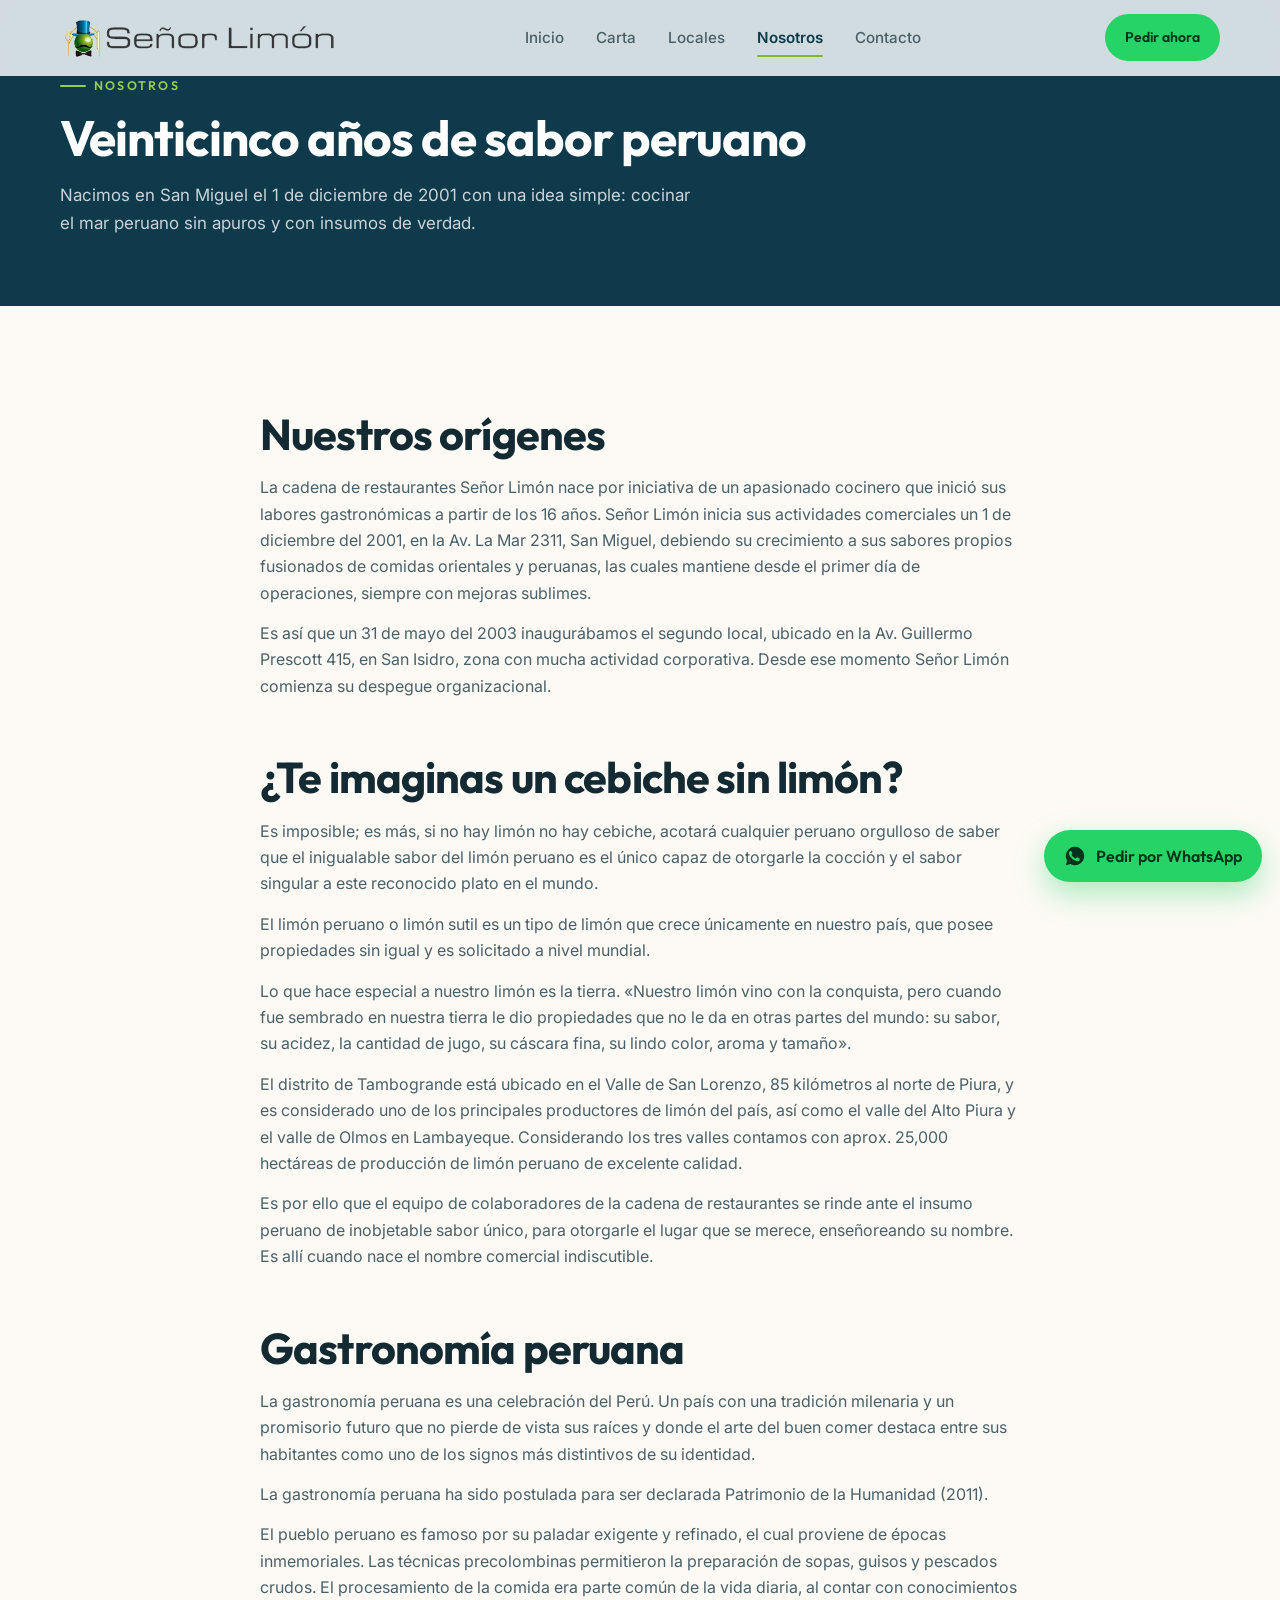
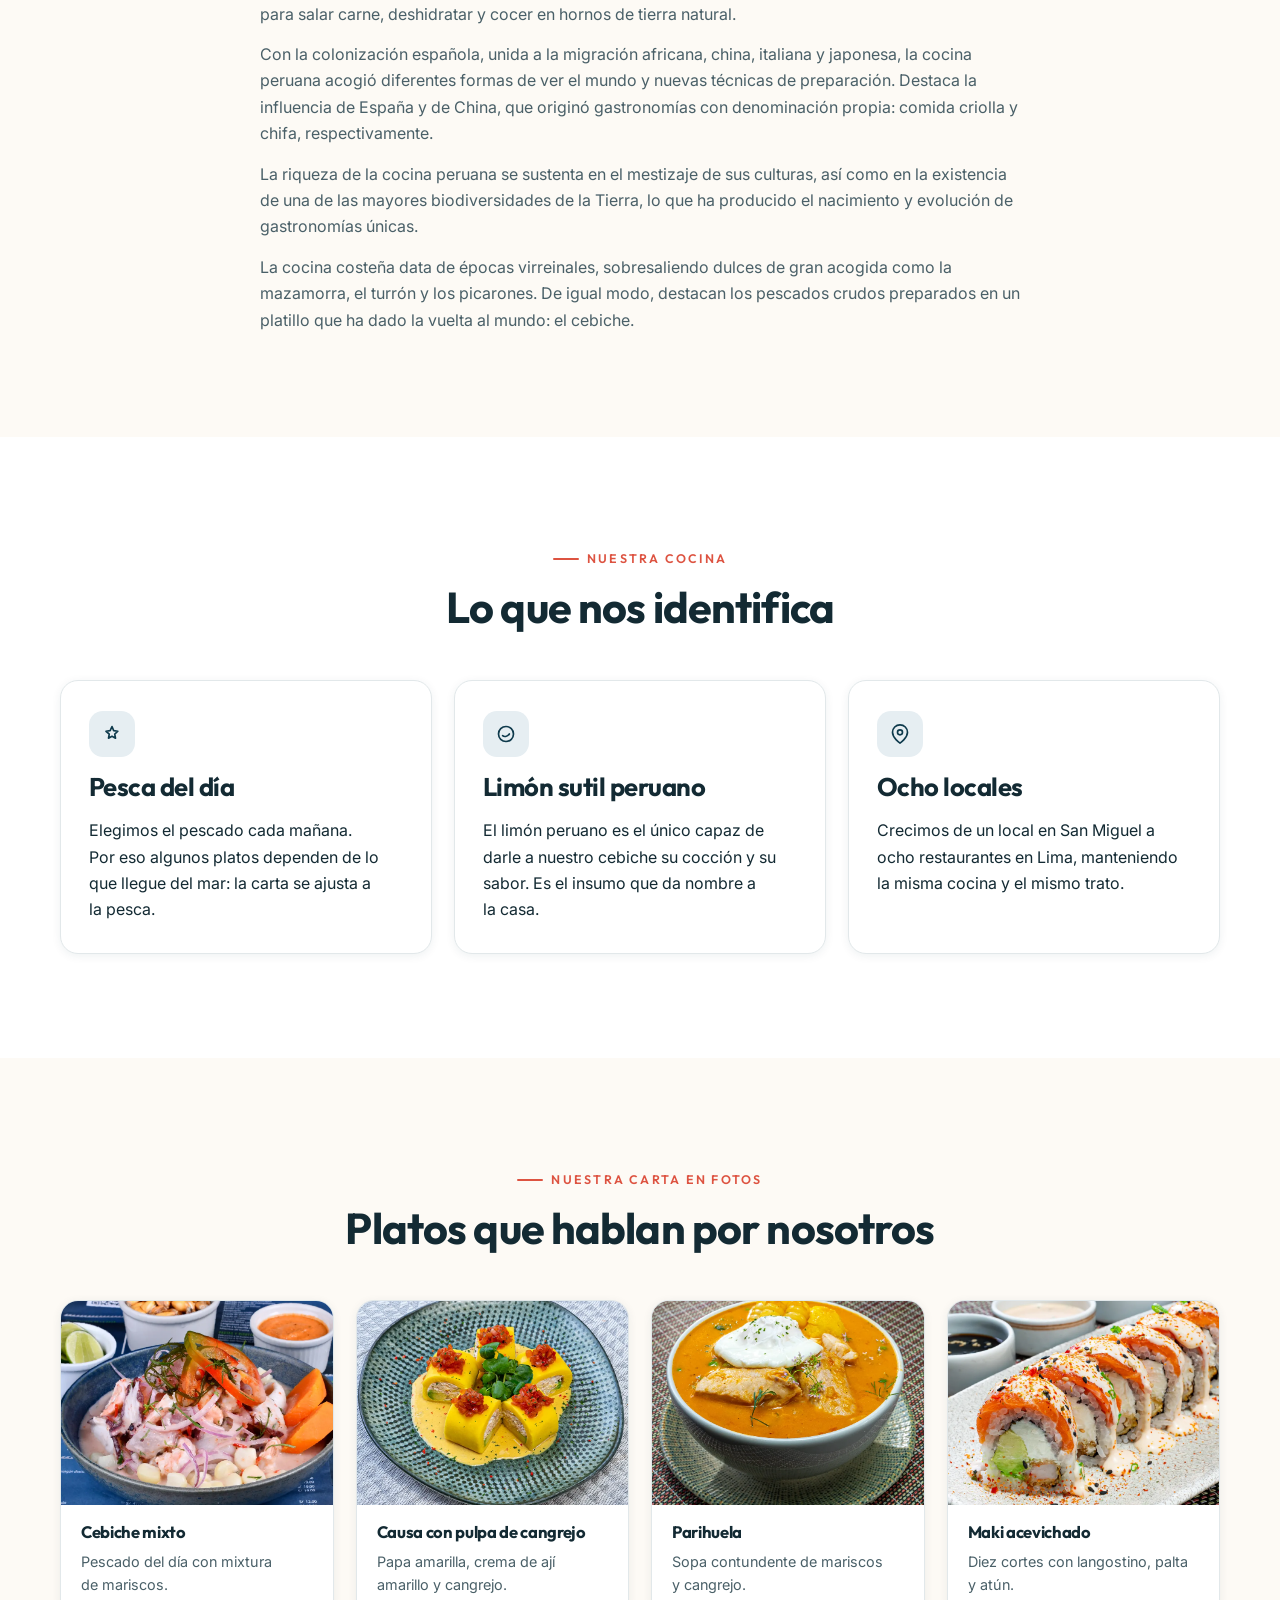
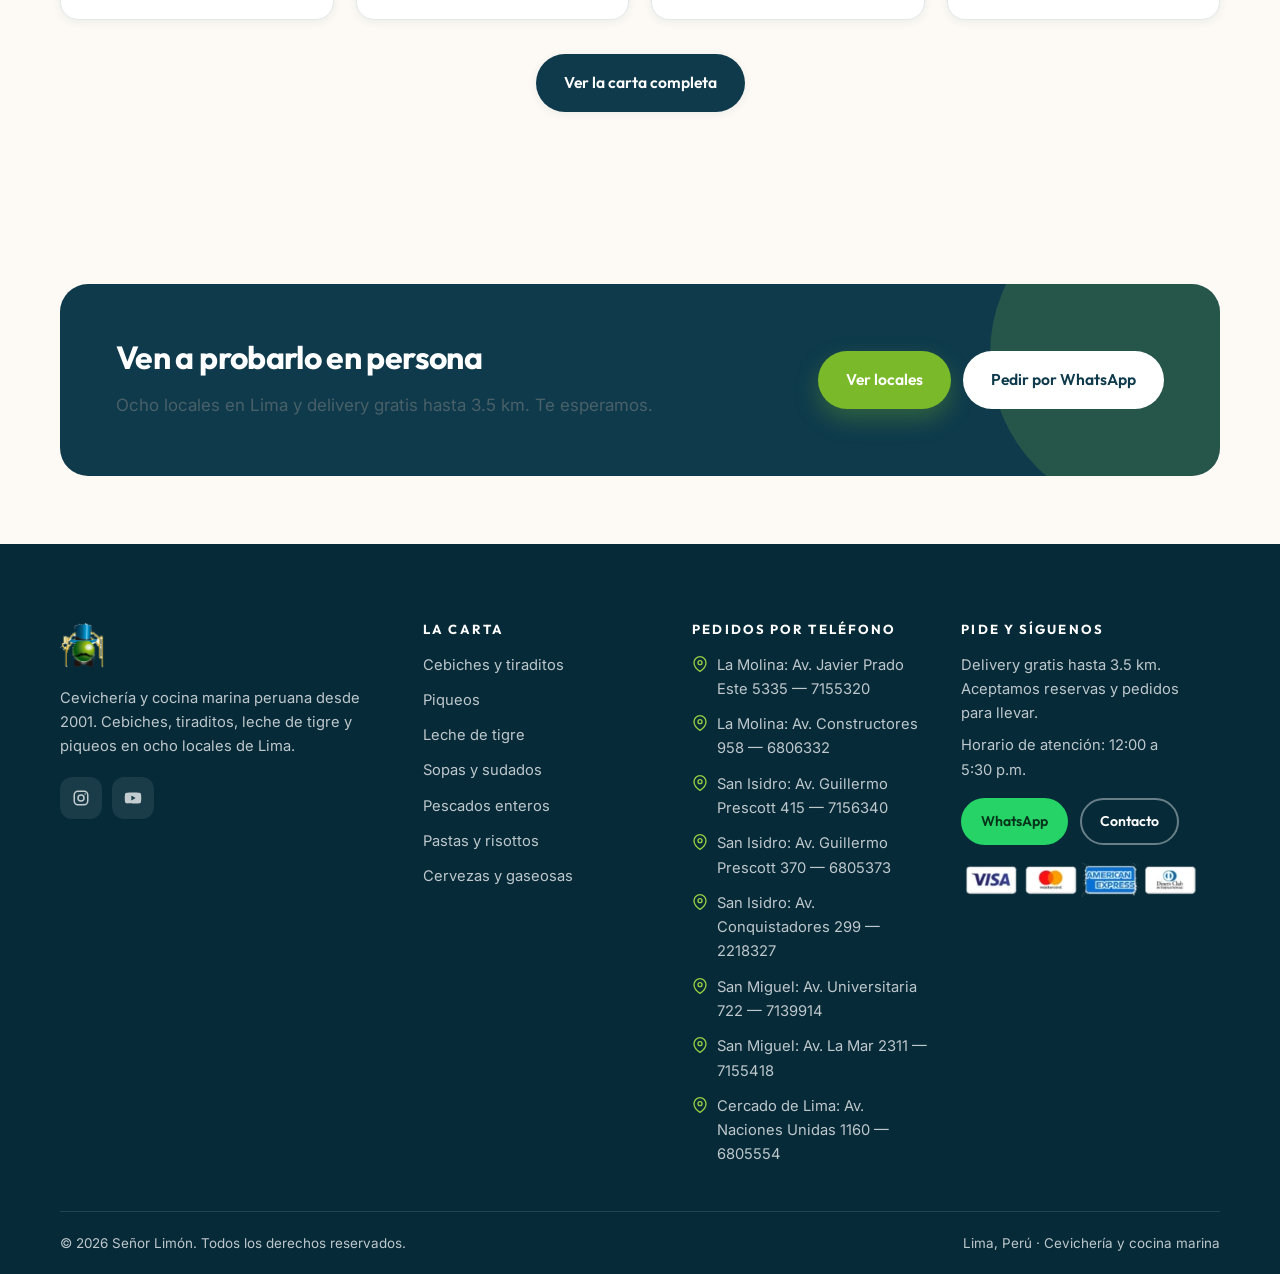
<file: nosotros.html>
<!DOCTYPE html>
<html lang="es">
<head>
<meta charset="utf-8">
<meta name="viewport" content="width=device-width, initial-scale=1">
<title>Nosotros | Señor Limón — cevichería peruana desde 2001</title>
<meta name="description" content="La historia de Señor Limón: del primer local en Av. La Mar 2311, San Miguel, en 2001, a ocho restaurantes de cocina marina peruana en Lima.">
<link rel="canonical" href="https://senorlimon.com/nosotros.html">
<meta name="theme-color" content="#0e3a4c">
<meta property="og:type" content="website">
<meta property="og:site_name" content="Señor Limón">
<meta property="og:locale" content="es_PE">
<meta property="og:title" content="Nosotros | Señor Limón">
<meta property="og:description" content="Nacimos en San Miguel en 2001. Hoy somos ocho locales de cocina marina peruana en Lima.">
<meta property="og:image" content="https://senorlimon.com/assets/img/hero-cebiche.webp">
<meta property="og:url" content="https://senorlimon.com/nosotros.html">
<meta name="twitter:card" content="summary_large_image">
<link rel="icon" type="image/png" href="assets/img/favicon.png">
<link rel="apple-touch-icon" href="assets/img/favicon.png">
<link rel="preconnect" href="https://fonts.googleapis.com">
<link rel="preconnect" href="https://fonts.gstatic.com" crossorigin>
<link href="https://fonts.googleapis.com/css2?family=Inter:wght@400;500;600&family=Outfit:wght@600;700;800&display=swap" rel="stylesheet">
<link rel="stylesheet" href="assets/css/styles.css">

</head>
<body>
<a class="saltar-a-contenido" href="#contenido">Saltar al contenido</a>

<header class="cabecera">
  <div class="contenedor cabecera__interior">
    <a class="cabecera__logo" href="index.html" aria-label="Señor Limón, ir al inicio">
      <img src="assets/img/logo.webp" alt="Señor Limón" width="560" height="126">
    </a>
    <nav class="nav" aria-label="Navegación principal">
      <a class="nav__enlace" href="index.html">Inicio</a>
      <a class="nav__enlace" href="carta.html">Carta</a>
      <a class="nav__enlace" href="locales.html">Locales</a>
      <a class="nav__enlace" href="nosotros.html" aria-current="page">Nosotros</a>
      <a class="nav__enlace" href="contacto.html">Contacto</a>
    </nav>
    <div class="cabecera__acciones">
      <a class="boton boton--whatsapp boton--sm" data-whatsapp href="#" target="_blank" rel="noopener">Pedir ahora</a>
      <button class="boton-menu" type="button" aria-expanded="false" aria-controls="nav-movil" aria-label="Abrir menú">
        <span></span>
      </button>
    </div>
  </div>
</header>

<div class="nav-movil" id="nav-movil" aria-hidden="true">
  <a href="index.html">Inicio</a>
  <a href="carta.html">Carta</a>
  <a href="locales.html">Locales</a>
  <a href="nosotros.html" aria-current="page">Nosotros</a>
  <a href="contacto.html">Contacto</a>
  <a class="boton boton--whatsapp boton--bloque" data-whatsapp href="#" target="_blank" rel="noopener">Pedir por WhatsApp</a>
</div>

<main id="contenido">

  <section class="seccion--ajustada fondo-azul">
    <div class="contenedor">
      <p class="antetitulo">Nosotros</p>
      <h1 style="font-size:clamp(1.9rem,5vw,3.1rem)">Veinticinco años de sabor peruano</h1>
      <p class="entradilla" style="max-width:640px">Nacimos en San Miguel el 1 de diciembre de 2001 con una idea simple: cocinar el mar peruano sin apuros y con insumos de verdad.</p>
    </div>
  </section>

  <section class="seccion">
    <div class="contenedor">
      <div style="max-width:760px;margin-inline:auto" id="historia-contenido"></div>
    </div>
  </section>

  <section class="seccion fondo-blanco">
    <div class="contenedor">
      <div class="encabezado-seccion encabezado-seccion--centrado aparecer">
        <p class="antetitulo">Nuestra cocina</p>
        <h2>Lo que nos identifica</h2>
      </div>
      <div class="rejilla rejilla--3">
        <article class="tarjeta-testimonio aparecer">
          <div class="dato-contacto__icono"><svg width="20" height="20" viewBox="0 0 24 24" fill="none" stroke="currentColor" stroke-width="2" stroke-linecap="round" stroke-linejoin="round"><path d="M12 3l2 5 5 .7-3.7 3.4.9 4.9-4.2-2.3-4.2 2.3.9-4.9L4.8 8.7 9.8 8z"/></svg></div>
          <h3>Pesca del día</h3>
          <p>Elegimos el pescado cada mañana. Por eso algunos platos dependen de lo que llegue del mar: la carta se ajusta a la pesca.</p>
        </article>
        <article class="tarjeta-testimonio aparecer">
          <div class="dato-contacto__icono"><svg width="20" height="20" viewBox="0 0 24 24" fill="none" stroke="currentColor" stroke-width="2" stroke-linecap="round" stroke-linejoin="round"><circle cx="12" cy="12" r="9"/><path d="M8 14c1.5 1.6 5.5 1.6 8-2"/></svg></div>
          <h3>Limón sutil peruano</h3>
          <p>El limón peruano es el único capaz de darle a nuestro cebiche su cocción y su sabor. Es el insumo que da nombre a la casa.</p>
        </article>
        <article class="tarjeta-testimonio aparecer">
          <div class="dato-contacto__icono"><svg width="20" height="20" viewBox="0 0 24 24" fill="none" stroke="currentColor" stroke-width="2" stroke-linecap="round" stroke-linejoin="round"><path d="M21 10c0 7-9 13-9 13s-9-6-9-13a9 9 0 0 1 18 0z"/><circle cx="12" cy="10" r="3"/></svg></div>
          <h3>Ocho locales</h3>
          <p>Crecimos de un local en San Miguel a ocho restaurantes en Lima, manteniendo la misma cocina y el mismo trato.</p>
        </article>
      </div>
    </div>
  </section>

  <section class="seccion">
    <div class="contenedor">
      <div class="encabezado-seccion encabezado-seccion--centrado aparecer">
        <p class="antetitulo">Nuestra carta en fotos</p>
        <h2>Platos que hablan por nosotros</h2>
      </div>
      <div class="rejilla rejilla--4">
        <article class="tarjeta-plato aparecer"><div class="tarjeta-plato__foto"><img src="assets/img/plato-ceviche-mixto.webp" alt="Cebiche mixto" loading="lazy" width="900" height="675"></div><div class="tarjeta-plato__cuerpo"><h3>Cebiche mixto</h3><p>Pescado del día con mixtura de mariscos.</p></div></article>
        <article class="tarjeta-plato aparecer"><div class="tarjeta-plato__foto"><img src="assets/img/plato-causa-de-pulpa-de-cangrejo.webp" alt="Causa con pulpa de cangrejo" loading="lazy" width="900" height="675"></div><div class="tarjeta-plato__cuerpo"><h3>Causa con pulpa de cangrejo</h3><p>Papa amarilla, crema de ají amarillo y cangrejo.</p></div></article>
        <article class="tarjeta-plato aparecer"><div class="tarjeta-plato__foto"><img src="assets/img/plato-parihuela-restaurante.webp" alt="Parihuela" loading="lazy" width="900" height="675"></div><div class="tarjeta-plato__cuerpo"><h3>Parihuela</h3><p>Sopa contundente de mariscos y cangrejo.</p></div></article>
        <article class="tarjeta-plato aparecer"><div class="tarjeta-plato__foto"><img src="assets/img/plato-quiero-maki-acevichado.webp" alt="Maki acevichado" loading="lazy" width="900" height="675"></div><div class="tarjeta-plato__cuerpo"><h3>Maki acevichado</h3><p>Diez cortes con langostino, palta y atún.</p></div></article>
      </div>
      <div class="grupo-botones" style="justify-content:center;margin-top:34px">
        <a class="boton boton--oscuro" href="carta.html">Ver la carta completa</a>
      </div>
    </div>
  </section>

  <section class="seccion--ajustada">
    <div class="contenedor">
      <div class="llamada aparecer">
        <div class="llamada__interior">
          <div>
            <h2 style="font-size:clamp(1.4rem,3vw,2rem)">Ven a probarlo en persona</h2>
            <p class="entradilla">Ocho locales en Lima y delivery gratis hasta 3.5 km. Te esperamos.</p>
          </div>
          <div class="grupo-botones">
            <a class="boton boton--principal" href="locales.html">Ver locales</a>
            <a class="boton boton--claro" data-whatsapp href="#" target="_blank" rel="noopener">Pedir por WhatsApp</a>
          </div>
        </div>
      </div>
    </div>
  </section>

</main>

<footer class="pie">
  <div class="contenedor">
    <div class="pie__rejilla">
      <div class="pie__marca">
        <img src="assets/img/marca.webp" alt="Señor Limón" width="512" height="512">
        <p>Cevichería y cocina marina peruana desde 2001. Cebiches, tiraditos, leche de tigre y piqueos en ocho locales de Lima.</p>
        <div class="pie__redes">
          <a class="pie__red" href="https://www.instagram.com/senorlimonoficial/" target="_blank" rel="noopener" aria-label="Instagram de Señor Limón">
            <svg width="18" height="18" viewBox="0 0 24 24" fill="none" stroke="currentColor" stroke-width="2" stroke-linecap="round"><rect x="3" y="3" width="18" height="18" rx="5"/><circle cx="12" cy="12" r="4"/><circle cx="17.5" cy="6.5" r="1" fill="currentColor" stroke="none"/></svg>
          </a>
          <a class="pie__red" href="https://www.youtube.com/channel/UCTr-tHlAeg0u5ptyzKB5sug/videos" target="_blank" rel="noopener" aria-label="YouTube de Señor Limón">
            <svg width="18" height="18" viewBox="0 0 24 24" fill="currentColor"><path d="M23 12s0-3.5-.4-5.2a2.6 2.6 0 0 0-1.8-1.9C19.1 4.5 12 4.5 12 4.5s-7.1 0-8.8.4A2.6 2.6 0 0 0 1.4 6.8C1 8.5 1 12 1 12s0 3.5.4 5.2a2.6 2.6 0 0 0 1.8 1.9c1.7.4 8.8.4 8.8.4s7.1 0 8.8-.4a2.6 2.6 0 0 0 1.8-1.9C23 15.5 23 12 23 12zM9.8 15.3V8.7l5.7 3.3-5.7 3.3z"/></svg>
          </a>
        </div>
      </div>
      <div>
        <h4>La carta</h4>
        <ul class="pie__lista">
          <li><a href="carta.html#cebiches">Cebiches y tiraditos</a></li>
          <li><a href="carta.html#piqueos">Piqueos</a></li>
          <li><a href="carta.html#leche-de-tigre">Leche de tigre</a></li>
          <li><a href="carta.html#sopas-y-sudados">Sopas y sudados</a></li>
          <li><a href="carta.html#pescados-enteros">Pescados enteros</a></li>
          <li><a href="carta.html#pastas-y-risottos">Pastas y risottos</a></li>
          <li><a href="carta.html#cervezas-y-gaseosas">Cervezas y gaseosas</a></li>
        </ul>
      </div>
      <div>
        <h4>Pedidos por teléfono</h4>
        <ul class="pie__lista" id="locales-pie"></ul>
      </div>
      <div>
        <h4>Pide y síguenos</h4>
        <p style="font-size:.92rem">Delivery gratis hasta 3.5 km. Aceptamos reservas y pedidos para llevar.</p>
        <p style="font-size:.92rem;margin-top:8px">Horario de atención: <span data-horario>12:00 a 5:30 p.m.</span></p>
        <div class="grupo-botones" style="margin-top:16px">
          <a class="boton boton--whatsapp boton--sm" data-whatsapp href="#" target="_blank" rel="noopener">WhatsApp</a>
          <a class="boton boton--borde boton--sm" style="color:#fff;border-color:rgba(255,255,255,.4)" href="contacto.html">Contacto</a>
        </div>
        <img class="pie__tarjetas" src="assets/img/tarjetas.webp" alt="Medios de pago aceptados" width="320" height="47" loading="lazy">
      </div>
    </div>
    <div class="pie__legal">
      <span>© <span data-anio>2026</span> Señor Limón. Todos los derechos reservados.</span>
      <span>Lima, Perú · Cevichería y cocina marina</span>
    </div>
  </div>
</footer>

<a class="boton-flotante" data-whatsapp href="#" target="_blank" rel="noopener" aria-label="Pedir por WhatsApp">
  <svg width="22" height="22" viewBox="0 0 24 24" fill="currentColor"><path d="M12 2a10 10 0 0 0-8.5 15.2L2 22l4.9-1.4A10 10 0 1 0 12 2zm5.6 14.2c-.2.7-1.4 1.3-2 1.4-.5.1-1.2.1-1.9-.1-.4-.1-1-.3-1.8-.6-3.1-1.3-5.1-4.4-5.3-4.6-.1-.2-1.2-1.6-1.2-3 0-1.4.7-2.1 1-2.4.2-.3.5-.4.7-.4h.5c.2 0 .4 0 .6.5l.8 2c.1.2.1.4 0 .5l-.3.5-.4.4c-.1.1-.3.3-.1.6.2.3.8 1.3 1.7 2.1 1.2 1 2.1 1.4 2.4 1.5.3.1.5.1.7-.1l.9-1c.2-.3.4-.2.6-.1l2 1c.3.1.5.2.5.3.1.1.1.6-.1 1.3z"/></svg>
  <span>Pedir por WhatsApp</span>
</a>
<button class="boton-subir" type="button" aria-label="Volver arriba">
  <svg width="18" height="18" viewBox="0 0 24 24" fill="none" stroke="currentColor" stroke-width="2.2" stroke-linecap="round" stroke-linejoin="round"><path d="M12 19V5M6 11l6-6 6 6"/></svg>
</button>

<script src="assets/js/data.js"></script>
<script src="assets/js/app.js"></script>
<script src="assets/js/panel.js"></script>
</body>
</html>
</file>
<file: assets/css/styles.css>
/* ==========================================================================
   Señor Limón — hoja de estilos principal
   Autor: rediseño web 2026
   Orden: 1 variables · 2 reset · 3 tipografía · 4 utilidades · 5 cabecera
          6 hero · 7 tarjetas · 8 carta · 9 formularios · 10 pie · 11 flotantes
          12 animaciones · 13 responsive
   ========================================================================== */

/* 1. VARIABLES ----------------------------------------------------------- */
:root {
  /* color */
  --azul-900: #062a38;
  --azul-800: #0a3244;
  --azul-700: #0e3a4c;
  --azul-600: #2b546c;
  --azul-100: #e6eef2;
  --lima-500: #7ab929;
  --lima-400: #96ce44;
  --lima-100: #eef7e1;
  --limon-500: #f0b429;
  --limon-100: #fdf3d9;
  --coral-500: #dd5341;
  --crema: #fdfaf5;
  --blanco: #ffffff;
  --tinta: #132a33;
  --gris-700: #4a6068;
  --gris-500: #7b8f96;
  --gris-200: #e2e8ea;
  --gris-100: #f2f5f6;

  /* tipografía */
  --fuente-titulo: "Outfit", "Segoe UI", system-ui, -apple-system, sans-serif;
  --fuente-texto: "Inter", "Segoe UI", system-ui, -apple-system, sans-serif;

  /* medidas */
  --ancho: 1200px;
  --radio-sm: 10px;
  --radio: 18px;
  --radio-lg: 28px;
  --sombra-sm: 0 2px 10px rgba(13, 51, 66, .07);
  --sombra: 0 14px 40px rgba(13, 51, 66, .12);
  --sombra-lg: 0 26px 60px rgba(13, 51, 66, .18);
  --transicion: .32s cubic-bezier(.2, .7, .3, 1);
  --cabecera: 76px;
}

/* 2. RESET --------------------------------------------------------------- */
*, *::before, *::after { box-sizing: border-box; }
* { margin: 0; padding: 0; }
/* el recorte horizontal va en el elemento raíz: si se pone en body,
   el navegador convierte body en contenedor de scroll y deja de
   funcionar position: sticky en la barra de la carta */
html { -webkit-text-size-adjust: 100%; scroll-behavior: smooth; overflow-x: hidden; }
body {
  font-family: var(--fuente-texto);
  font-size: 1rem;
  line-height: 1.65;
  color: var(--tinta);
  background: var(--crema);
  -webkit-font-smoothing: antialiased;
}
img, picture, svg, video { display: block; max-width: 100%; height: auto; }
input, button, textarea, select { font: inherit; color: inherit; }
button { background: none; border: 0; cursor: pointer; }
a { color: inherit; text-decoration: none; }
ul, ol { list-style: none; }
:focus-visible { outline: 3px solid var(--limon-500); outline-offset: 3px; border-radius: 4px; }
::selection { background: var(--lima-400); color: var(--azul-900); }

/* 3. TIPOGRAFÍA ---------------------------------------------------------- */
h1, h2, h3, h4 { font-family: var(--fuente-titulo); line-height: 1.12; font-weight: 700; letter-spacing: -.02em; }
h1 { font-size: clamp(2.1rem, 6vw, 4rem); }
h2 { font-size: clamp(1.7rem, 4vw, 2.7rem); }
h3 { font-size: clamp(1.2rem, 2.4vw, 1.6rem); }
h4 { font-size: 1.06rem; }
p { text-wrap: pretty; }
strong { font-weight: 600; }

/* 4. UTILIDADES ---------------------------------------------------------- */
.contenedor { width: 100%; max-width: var(--ancho); margin-inline: auto; padding-inline: 20px; }
.seccion { padding: clamp(56px, 9vw, 104px) 0; }
.seccion--ajustada { padding: clamp(40px, 6vw, 68px) 0; }
.fondo-blanco { background: var(--blanco); }
.fondo-azul { background: var(--azul-700); color: var(--blanco); }
.fondo-crema { background: var(--crema); }

.antetitulo {
  display: inline-flex; align-items: center; gap: 8px;
  font-family: var(--fuente-titulo); font-weight: 600;
  font-size: .78rem; letter-spacing: .18em; text-transform: uppercase;
  color: var(--coral-500); margin-bottom: 14px;
}
.antetitulo::before { content: ""; width: 26px; height: 2px; background: currentColor; border-radius: 2px; }
.fondo-azul .antetitulo { color: var(--lima-400); }

.encabezado-seccion { max-width: 720px; margin-bottom: clamp(28px, 4vw, 48px); }
.encabezado-seccion--centrado { margin-inline: auto; text-align: center; }
.encabezado-seccion--centrado .antetitulo { justify-content: center; }
.entradilla { font-size: 1.06rem; color: var(--gris-700); margin-top: 16px; }
.fondo-azul .entradilla { color: rgba(255, 255, 255, .78); }

.boton {
  display: inline-flex; align-items: center; justify-content: center; gap: 10px;
  font-family: var(--fuente-titulo); font-weight: 600; font-size: .98rem;
  padding: 14px 26px; border-radius: 999px; border: 2px solid transparent;
  transition: transform var(--transicion), box-shadow var(--transicion), background var(--transicion), color var(--transicion);
  will-change: transform;
}
.boton:hover { transform: translateY(-2px); }
.boton--principal { background: var(--lima-500); color: #fff; box-shadow: 0 10px 24px rgba(122, 185, 41, .32); }
.boton--principal:hover { background: var(--lima-400); box-shadow: 0 16px 32px rgba(122, 185, 41, .4); }
.boton--oscuro { background: var(--azul-700); color: #fff; box-shadow: var(--sombra-sm); }
.boton--oscuro:hover { background: var(--azul-900); }
.boton--claro { background: #fff; color: var(--azul-700); }
.boton--borde { border-color: currentColor; color: var(--azul-700); }
.boton--borde:hover { background: var(--azul-700); color: #fff; border-color: var(--azul-700); }
.boton--whatsapp { background: #25d366; color: #06331a; }
.boton--whatsapp:hover { background: #1fbe5a; color: #fff; }
.boton--bloque { width: 100%; }
.boton--sm { padding: 10px 18px; font-size: .88rem; }

.grupo-botones { display: flex; flex-wrap: wrap; gap: 12px; }

.etiqueta {
  display: inline-block; font-size: .74rem; font-weight: 600; letter-spacing: .1em;
  text-transform: uppercase; padding: 5px 11px; border-radius: 999px;
  background: var(--limon-100); color: #8a6100;
}
.etiqueta--verde { background: var(--lima-100); color: #4a7a10; }

.precio { font-family: var(--fuente-titulo); font-weight: 700; color: var(--azul-700); white-space: nowrap; }
.saltar-a-contenido {
  position: absolute; left: -9999px; top: 0; z-index: 999;
  background: var(--azul-900); color: #fff; padding: 12px 18px;
}
.saltar-a-contenido:focus { left: 12px; top: 12px; }

/* 5. CABECERA ------------------------------------------------------------ */
.cabecera {
  position: fixed; inset: 0 0 auto 0; z-index: 100;
  height: var(--cabecera);
  display: flex; align-items: center;
  background: rgba(255, 255, 255, .82);
  backdrop-filter: blur(14px) saturate(140%);
  transition: box-shadow var(--transicion), background var(--transicion),
              height var(--transicion), transform var(--transicion);
}
body.cabecera-oculta .cabecera { transform: translateY(-100%); }
.cabecera.es-fija { box-shadow: var(--sombra-sm); background: rgba(255, 255, 255, .95); height: 68px; }
.cabecera__interior { display: flex; align-items: center; justify-content: space-between; gap: 18px; width: 100%; }
.cabecera__logo img { height: 44px; width: auto; transition: height var(--transicion); }
.cabecera.es-fija .cabecera__logo img { height: 38px; }
.nav { display: flex; align-items: center; gap: 4px; }
.nav__enlace {
  position: relative; font-weight: 500; font-size: .95rem; padding: 10px 14px;
  border-radius: 999px; color: var(--gris-700); transition: color var(--transicion), background var(--transicion);
}
.nav__enlace:hover { color: var(--azul-700); background: var(--azul-100); }
.nav__enlace[aria-current="page"] { color: var(--azul-700); font-weight: 600; }
.nav__enlace[aria-current="page"]::after {
  content: ""; position: absolute; inset: auto 14px 4px; height: 2px;
  background: var(--lima-500); border-radius: 2px;
}
.cabecera__acciones { display: flex; align-items: center; gap: 10px; }
.boton-menu {
  display: none; width: 44px; height: 44px; border-radius: 12px;
  align-items: center; justify-content: center; background: var(--azul-100);
}
.boton-menu span { display: block; width: 20px; height: 2px; background: var(--azul-700); border-radius: 2px; position: relative; }
.boton-menu span::before, .boton-menu span::after {
  content: ""; position: absolute; left: 0; width: 20px; height: 2px; background: var(--azul-700); border-radius: 2px;
  transition: transform var(--transicion), top var(--transicion);
}
.boton-menu span::before { top: -6px; }
.boton-menu span::after { top: 6px; }
.boton-menu[aria-expanded="true"] span { background: transparent; }
.boton-menu[aria-expanded="true"] span::before { top: 0; transform: rotate(45deg); }
.boton-menu[aria-expanded="true"] span::after { top: 0; transform: rotate(-45deg); }

.nav-movil {
  position: fixed; inset: var(--cabecera) 0 auto 0; z-index: 99;
  background: #fff; box-shadow: var(--sombra);
  padding: 18px 20px 26px; display: none;
  max-height: calc(100vh - var(--cabecera)); overflow-y: auto;
}
.nav-movil.es-abierto { display: block; animation: bajar .28s ease both; }
.nav-movil a {
  display: flex; align-items: center; justify-content: space-between;
  padding: 15px 4px; border-bottom: 1px solid var(--gris-200);
  font-family: var(--fuente-titulo); font-weight: 600;
}
.nav-movil a::after { content: "→"; color: var(--gris-500); }
.nav-movil a[aria-current="page"] { color: var(--azul-700); }
.nav-movil .boton { margin-top: 18px; }

/* 6. HERO ---------------------------------------------------------------- */
.hero { position: relative; min-height: 92vh; display: flex; align-items: center; padding: calc(var(--cabecera) + 48px) 0 64px; overflow: hidden; }
.hero__fondo { position: absolute; inset: 0; z-index: -2; }
.hero__fondo img { width: 100%; height: 100%; object-fit: cover; }
.hero__velo {
  position: absolute; inset: 0; z-index: -1;
  background: linear-gradient(105deg, rgba(6, 42, 56, .94) 0%, rgba(6, 42, 56, .82) 42%, rgba(6, 42, 56, .42) 100%);
}
.hero__contenido { max-width: 720px; color: #fff; }
.hero h1 { color: #fff; margin-bottom: 20px; }
.hero h1 .resalte { color: var(--lima-400); }
.hero__texto { font-size: clamp(1.02rem, 1.6vw, 1.18rem); color: rgba(255, 255, 255, .86); max-width: 560px; }
.hero__acciones { margin-top: 32px; }
.hero__datos { display: flex; flex-wrap: wrap; gap: 14px 32px; margin-top: 44px; padding-top: 26px; border-top: 1px solid rgba(255, 255, 255, .18); }
.hero__dato strong { display: block; font-family: var(--fuente-titulo); font-size: 1.5rem; color: var(--lima-400); }
.hero__dato span { font-size: .86rem; color: rgba(255, 255, 255, .72); }

.franja { background: var(--lima-500); color: #fff; }
.franja__interior { display: flex; flex-wrap: wrap; align-items: center; justify-content: center; gap: 10px 26px; padding: 14px 20px; font-weight: 600; font-family: var(--fuente-titulo); text-align: center; }
.franja__item { display: inline-flex; align-items: center; gap: 9px; font-size: .95rem; }
.franja__item svg { flex: none; }

/* 7. TARJETAS ------------------------------------------------------------ */
.rejilla { display: grid; gap: 22px; }
.rejilla--3 { grid-template-columns: repeat(auto-fit, minmax(270px, 1fr)); }
.rejilla--4 { grid-template-columns: repeat(auto-fit, minmax(215px, 1fr)); }
.rejilla--categorias { grid-template-columns: repeat(auto-fit, minmax(240px, 1fr)); }
.rejilla--locales { grid-template-columns: 1fr; }
.rejilla--destacados { grid-template-columns: repeat(auto-fit, minmax(260px, 1fr)); }

.tarjeta-categoria {
  position: relative; display: flex; flex-direction: column; justify-content: flex-end;
  min-height: 240px; border-radius: var(--radio); overflow: hidden;
  background: var(--azul-700); color: #fff; isolation: isolate;
  box-shadow: var(--sombra-sm); transition: transform var(--transicion), box-shadow var(--transicion);
}
.tarjeta-categoria:hover { transform: translateY(-6px); box-shadow: var(--sombra-lg); }
.tarjeta-categoria img { position: absolute; inset: 0; z-index: -2; width: 100%; height: 100%; object-fit: cover; transition: transform .6s var(--transicion); }
.tarjeta-categoria:hover img { transform: scale(1.06); }
.tarjeta-categoria::after {
  content: ""; position: absolute; inset: 0; z-index: -1;
  background: linear-gradient(to top, rgba(6, 42, 56, .93) 8%, rgba(6, 42, 56, .55) 48%, rgba(6, 42, 56, .18) 100%);
}
.tarjeta-categoria__cuerpo { padding: 22px; }
.tarjeta-categoria h3 { font-size: 1.22rem; }
.tarjeta-categoria p { font-size: .88rem; color: rgba(255, 255, 255, .78); margin-top: 6px; }
.tarjeta-categoria__flecha {
  display: inline-flex; align-items: center; gap: 7px; margin-top: 14px;
  font-family: var(--fuente-titulo); font-weight: 600; font-size: .88rem; color: var(--lima-400);
}
.tarjeta-categoria:hover .tarjeta-categoria__flecha { gap: 12px; }

.tarjeta-plato {
  display: flex; flex-direction: column; background: #fff; border-radius: var(--radio);
  overflow: hidden; box-shadow: var(--sombra-sm); border: 1px solid var(--gris-200);
  transition: transform var(--transicion), box-shadow var(--transicion);
}
.tarjeta-plato:hover { transform: translateY(-5px); box-shadow: var(--sombra); }
.tarjeta-plato__foto { position: relative; aspect-ratio: 4 / 3; overflow: hidden; background: var(--gris-100); }
.tarjeta-plato__foto img { width: 100%; height: 100%; object-fit: cover; transition: transform .6s var(--transicion); }
.tarjeta-plato:hover .tarjeta-plato__foto img { transform: scale(1.05); }
.tarjeta-plato__cuerpo { padding: 18px 20px 22px; display: flex; flex-direction: column; flex: 1; }
.tarjeta-plato h3 { font-size: 1.04rem; margin-bottom: 8px; }
.tarjeta-plato p { font-size: .9rem; color: var(--gris-700); flex: 1; }
.tarjeta-plato__pie { display: flex; align-items: center; justify-content: space-between; gap: 12px; margin-top: 16px; }
.tarjeta-plato .precio { font-size: 1.2rem; }

.tarjeta-local {
  display: flex; flex-direction: column; background: #fff;
  border: 1px solid var(--gris-200); border-radius: var(--radio); overflow: hidden;
  box-shadow: var(--sombra-sm); transition: transform var(--transicion), box-shadow var(--transicion), border-color var(--transicion);
}
.tarjeta-local:hover { transform: translateY(-4px); box-shadow: var(--sombra); border-color: var(--lima-400); }
.tarjeta-local__mapa {
  position: relative; display: block; aspect-ratio: 2 / 1; overflow: hidden;
  background: var(--gris-100); border-top: 1px solid var(--gris-200);
}
.tarjeta-local__mapa img { width: 100%; height: 100%; object-fit: cover; transition: transform .6s var(--transicion); }
.tarjeta-local__mapa:hover img { transform: scale(1.05); }
.tarjeta-local__mapa-pista {
  position: absolute; left: 12px; bottom: 12px; display: inline-flex; align-items: center; gap: 7px;
  background: rgba(6, 42, 56, .88); color: #fff; font-family: var(--fuente-titulo); font-weight: 600;
  font-size: .78rem; padding: 9px 14px; border-radius: 999px;
  transition: background var(--transicion), gap var(--transicion);
}
.tarjeta-local__mapa:hover .tarjeta-local__mapa-pista { background: var(--lima-500); gap: 11px; }
.tarjeta-local__cuerpo { display: flex; flex-direction: column; gap: 12px; padding: 22px 24px 24px; flex: 1; }
.tarjeta-local__cabecera { display: flex; flex-wrap: wrap; gap: 8px; }
.tarjeta-local__zona { font-family: var(--fuente-titulo); font-weight: 700; font-size: 1.12rem; color: var(--azul-700); }
.tarjeta-local__direccion { display: flex; align-items: center; gap: 9px; color: var(--gris-700); font-size: .95rem; }
.tarjeta-local__direccion svg { flex: none; color: var(--lima-500); }
.tarjeta-local__direccion a:hover { color: var(--lima-500); }
.tarjeta-local__zonas { border-top: 1px solid var(--gris-200); padding-top: 12px; }
.tarjeta-local__zonas summary {
  cursor: pointer; list-style: none; display: flex; align-items: center; gap: 8px;
  font-family: var(--fuente-titulo); font-weight: 600; font-size: .88rem; color: var(--azul-700);
}
.tarjeta-local__zonas summary::-webkit-details-marker { display: none; }
.tarjeta-local__zonas summary::after { content: "+"; margin-left: auto; font-size: 1.1rem; color: var(--gris-500); }
.tarjeta-local__zonas[open] summary::after { content: "–"; }
.tarjeta-local__zonas ul { display: flex; flex-wrap: wrap; gap: 6px; margin-top: 11px; }
.tarjeta-local__zonas li {
  font-size: .78rem; background: var(--lima-100); color: #4a7a10;
  padding: 4px 10px; border-radius: 999px;
}
.tarjeta-local__nota { font-size: .78rem; color: var(--gris-500); margin-top: 9px; }
.tarjeta-local__pie { display: flex; flex-wrap: wrap; gap: 10px; margin-top: auto; padding-top: 14px; }

.tarjeta-testimonio {
  background: #fff; border-radius: var(--radio); padding: 30px 28px;
  box-shadow: var(--sombra-sm); border: 1px solid var(--gris-200);
  display: flex; flex-direction: column; gap: 16px;
}
.tarjeta-testimonio__estrellas { display: flex; gap: 3px; color: var(--limon-500); }
.tarjeta-testimonio blockquote { font-size: 1rem; color: var(--tinta); }
.tarjeta-testimonio figcaption { font-family: var(--fuente-titulo); font-weight: 600; color: var(--azul-700); font-size: .95rem; }
.tarjeta-testimonio figcaption span { display: block; font-family: var(--fuente-texto); font-weight: 400; font-size: .84rem; color: var(--gris-500); }

.historia-bloque + .historia-bloque { margin-top: clamp(34px, 5vw, 54px); }
.historia-bloque h2 { margin-bottom: 16px; }
.historia-bloque p + p { margin-top: 14px; }
.historia-bloque p { color: var(--gris-700); }

.bloque-historia { display: grid; gap: 30px; align-items: center; }
.bloque-historia__texto p + p { margin-top: 14px; }
.bloque-historia__foto { border-radius: var(--radio-lg); overflow: hidden; box-shadow: var(--sombra); }

.lista-rasgos { display: grid; gap: 16px; }
.lista-rasgos li { display: flex; gap: 14px; align-items: flex-start; }
.lista-rasgos svg { flex: none; color: var(--lima-500); margin-top: 3px; }
.lista-rasgos strong { display: block; font-family: var(--fuente-titulo); color: var(--azul-700); }

.llamada { border-radius: var(--radio-lg); padding: clamp(30px, 5vw, 56px); background: var(--azul-700); color: #fff; position: relative; overflow: hidden; }
.llamada::after {
  content: ""; position: absolute; right: -90px; top: -90px; width: 320px; height: 320px;
  border-radius: 50%; background: rgba(150, 206, 68, .18);
}
.llamada__interior { position: relative; z-index: 1; display: grid; gap: 26px; align-items: center; }

/* 8. CARTA --------------------------------------------------------------- */
.seccion--carta { padding: clamp(16px, 3vw, 28px) 0 clamp(56px, 9vw, 104px); }
.carta-layout { display: block; }

/* en móvil y tablet el buscador y el índice quedan pegados arriba */
.carta-lateral {
  position: sticky; top: var(--cabecera); z-index: 60;
  margin-inline: -20px; padding: 10px 20px 4px;
  background: rgba(253, 250, 245, .96); backdrop-filter: blur(12px);
  border-bottom: 1px solid var(--gris-200);
  transition: top var(--transicion);
}
body.cabecera-oculta .carta-lateral { top: 0; }
.carta-controles { display: grid; gap: 6px; }
.campo-busqueda { position: relative; }
.campo-busqueda input {
  width: 100%; padding: 11px 44px 11px 44px; border-radius: 999px;
  border: 1px solid var(--gris-200); background: #fff; font-size: .95rem;
  transition: border-color var(--transicion), box-shadow var(--transicion);
}
.campo-busqueda input:focus { outline: none; border-color: var(--lima-400); box-shadow: 0 0 0 4px rgba(150, 206, 68, .2); }
.campo-busqueda__icono { position: absolute; left: 16px; top: 50%; transform: translateY(-50%); color: var(--gris-500); }
.campo-busqueda__limpiar { position: absolute; right: 12px; top: 50%; transform: translateY(-50%); color: var(--gris-500); display: none; padding: 6px; }
.campo-busqueda__limpiar.es-visible { display: block; }

/* índice de secciones: carrusel con sombras que avisan de que hay más */
.carta-indice {
  display: flex; gap: 8px; overflow-x: auto; scrollbar-width: none;
  margin: 8px -20px 0; padding: 2px 20px 6px;
  background:
    linear-gradient(to right, rgba(253, 250, 245, 1) 40%, rgba(253, 250, 245, 0)) left / 22px 100% no-repeat local,
    linear-gradient(to left, rgba(253, 250, 245, 1) 40%, rgba(253, 250, 245, 0)) right / 22px 100% no-repeat local,
    radial-gradient(farthest-side at 0 50%, rgba(13, 51, 66, .16), rgba(13, 51, 66, 0)) left / 14px 100% no-repeat scroll,
    radial-gradient(farthest-side at 100% 50%, rgba(13, 51, 66, .16), rgba(13, 51, 66, 0)) right / 14px 100% no-repeat scroll;
}
.carta-indice::-webkit-scrollbar { display: none; }
.carta-indice__enlace {
  flex: none; display: inline-flex; align-items: center; gap: 8px;
  padding: 8px 14px; border-radius: 999px; border: 1px solid var(--gris-200);
  background: #fff; font-size: .86rem; font-weight: 500; color: var(--gris-700);
  transition: background var(--transicion), color var(--transicion), border-color var(--transicion);
}
.carta-indice__enlace:hover { border-color: var(--lima-400); color: var(--azul-700); }
.carta-indice__enlace[aria-current="true"] { background: var(--azul-700); border-color: var(--azul-700); color: #fff; }
.carta-indice__cuenta { font-size: .74rem; color: var(--gris-500); }
.carta-indice__enlace[aria-current="true"] .carta-indice__cuenta { color: rgba(255, 255, 255, .75); }

.carta-cuenta { font-size: .84rem; color: var(--gris-500); }
.carta-cuenta strong { color: var(--azul-700); }
.carta-actual {
  display: none; font-family: var(--fuente-titulo); font-weight: 600; font-size: .76rem;
  letter-spacing: .12em; text-transform: uppercase; color: var(--coral-500);
}

.categoria-bloque { padding-top: 26px; scroll-margin-top: 120px; }
.categoria-bloque + .categoria-bloque { margin-top: 26px; border-top: 2px solid var(--gris-200); }
.categoria-bloque__titulo { display: flex; align-items: baseline; gap: 14px; flex-wrap: wrap; margin-bottom: 6px; }
.categoria-bloque__titulo h2 { font-size: clamp(1.45rem, 3vw, 2.05rem); }
.categoria-bloque__nota { color: var(--gris-700); font-size: .95rem; margin-bottom: 18px; }

.subseccion { margin-top: 30px; }
.subseccion__titulo {
  font-family: var(--fuente-titulo); font-weight: 700; font-size: .82rem;
  letter-spacing: .16em; text-transform: uppercase; color: var(--coral-500);
  padding-bottom: 10px; border-bottom: 2px solid var(--gris-200); margin-bottom: 4px;
}

.lista-platos { display: grid; gap: 0; }
.plato {
  display: grid; grid-template-columns: 1fr auto; gap: 8px 22px;
  padding: 20px 0; border-bottom: 1px dashed var(--gris-200);
  align-items: start;
}
.plato:last-child { border-bottom: 0; }
.plato__info { grid-column: 1; min-width: 0; }
.plato__nombre { font-family: var(--fuente-titulo); font-weight: 600; font-size: 1.06rem; color: var(--tinta); overflow-wrap: anywhere; }
.plato__desc { font-size: .93rem; color: var(--gris-700); margin-top: 5px; max-width: 62ch; }
.plato__precio { grid-column: 2; grid-row: 1; font-family: var(--fuente-titulo); font-weight: 700; font-size: 1.1rem; color: var(--azul-700); white-space: nowrap; }
.plato__variantes { grid-column: 1 / -1; display: grid; gap: 6px; margin-top: 10px; padding-left: 14px; border-left: 2px solid var(--lima-400); }
.plato__variante { display: flex; justify-content: space-between; gap: 16px; font-size: .92rem; color: var(--gris-700); min-width: 0; }
.plato__variante span:first-child { min-width: 0; overflow-wrap: anywhere; }
.plato__variante span:last-child { font-weight: 600; color: var(--azul-700); }
.plato--con-foto { grid-template-columns: 92px 1fr auto; align-items: center; }
.plato--con-foto .plato__foto { grid-column: 1; grid-row: 1 / span 2; width: 92px; height: 92px; border-radius: var(--radio-sm); overflow: hidden; background: var(--gris-100); }
.plato--con-foto .plato__foto img { width: 100%; height: 100%; object-fit: cover; transition: transform .5s var(--transicion); }
.plato--con-foto:hover .plato__foto img { transform: scale(1.07); }
.plato--con-foto .plato__info { grid-column: 2; }
.plato--con-foto .plato__precio { grid-column: 3; }

.sin-resultados { text-align: center; padding: 60px 20px; color: var(--gris-700); }
.sin-resultados strong { display: block; font-family: var(--fuente-titulo); font-size: 1.3rem; color: var(--azul-700); margin-bottom: 8px; }

.carta-aviso {
  display: flex; gap: 14px; align-items: flex-start; background: var(--limon-100);
  border-radius: var(--radio); padding: 18px 22px; font-size: .92rem; color: #7a5600;
}
.carta-aviso svg { flex: none; margin-top: 2px; }

/* 9. FORMULARIOS --------------------------------------------------------- */
.formulario { display: grid; gap: 18px; }
.formulario__fila { display: grid; gap: 18px; }
.campo label { display: block; font-family: var(--fuente-titulo); font-weight: 600; font-size: .9rem; margin-bottom: 7px; }
.campo input, .campo select, .campo textarea {
  width: 100%; padding: 13px 15px; border-radius: var(--radio-sm);
  border: 1px solid var(--gris-200); background: #fff; font-size: .96rem;
  transition: border-color var(--transicion), box-shadow var(--transicion);
}
.campo textarea { min-height: 130px; resize: vertical; }
.campo input:focus, .campo select:focus, .campo textarea:focus {
  outline: none; border-color: var(--lima-400); box-shadow: 0 0 0 4px rgba(150, 206, 68, .2);
}
.campo.es-error input, .campo.es-error select, .campo.es-error textarea { border-color: var(--coral-500); }
.campo__error { display: none; font-size: .84rem; color: var(--coral-500); margin-top: 6px; }
.campo.es-error .campo__error { display: block; }
.formulario__nota { font-size: .84rem; color: var(--gris-500); }
.formulario__aviso {
  display: none; border-radius: var(--radio-sm); padding: 14px 18px; font-size: .93rem;
}
.formulario__aviso.es-visible { display: block; }
.formulario__aviso--ok { background: var(--lima-100); color: #3f6b0c; }
.formulario__aviso--error { background: #fdecea; color: #a4342a; }

.datos-contacto { display: grid; gap: 18px; }
.dato-contacto { display: flex; gap: 14px; align-items: flex-start; }
.dato-contacto__icono {
  flex: none; width: 46px; height: 46px; border-radius: 14px;
  display: grid; place-items: center; background: var(--azul-100); color: var(--azul-700);
}
.dato-contacto strong { display: block; font-family: var(--fuente-titulo); color: var(--azul-700); }
.dato-contacto a:hover { color: var(--lima-500); }

/* 10. PIE ---------------------------------------------------------------- */
.pie { background: var(--azul-900); color: rgba(255, 255, 255, .74); padding-top: clamp(48px, 7vw, 78px); }
.pie a:hover { color: var(--lima-400); }
.pie__rejilla { display: grid; gap: 34px; }
.pie__marca img { height: 46px; width: auto; margin-bottom: 18px; }
.pie__marca p { font-size: .92rem; max-width: 34ch; }
.pie h4 { color: #fff; font-size: .82rem; letter-spacing: .16em; text-transform: uppercase; margin-bottom: 16px; }
.pie__lista { display: grid; gap: 11px; font-size: .92rem; }
.pie__lista li { display: flex; gap: 9px; align-items: flex-start; }
.pie__lista svg { flex: none; margin-top: 3px; color: var(--lima-400); }
.pie__redes { display: flex; gap: 10px; margin-top: 18px; }
.pie__red {
  width: 42px; height: 42px; border-radius: 12px; display: grid; place-items: center;
  background: rgba(255, 255, 255, .08); transition: background var(--transicion), transform var(--transicion);
}
.pie__red:hover { background: var(--lima-500); color: #fff; transform: translateY(-3px); }
.pie__tarjetas { margin-top: 18px; max-width: 240px; }
.pie__legal {
  margin-top: 44px; padding: 20px 0; border-top: 1px solid rgba(255, 255, 255, .12);
  display: flex; flex-wrap: wrap; gap: 10px 22px; justify-content: space-between; font-size: .84rem;
}

/* 11. FLOTANTES ---------------------------------------------------------- */
.boton-flotante {
  position: fixed; right: 18px; bottom: 18px; z-index: 95;
  display: inline-flex; align-items: center; gap: 10px;
  background: #25d366; color: #06331a; font-weight: 600; font-family: var(--fuente-titulo);
  padding: 13px 20px; border-radius: 999px; box-shadow: 0 12px 30px rgba(37, 211, 102, .38);
  transition: transform var(--transicion), box-shadow var(--transicion);
}
.boton-flotante:hover { transform: translateY(-3px) scale(1.02); box-shadow: 0 18px 38px rgba(37, 211, 102, .45); }
.boton-flotante span { display: none; }

.boton-subir {
  position: fixed; left: 18px; bottom: 18px; z-index: 94;
  width: 46px; height: 46px; border-radius: 14px; background: var(--azul-700); color: #fff;
  display: grid; place-items: center; opacity: 0; pointer-events: none;
  transition: opacity var(--transicion), transform var(--transicion);
  box-shadow: var(--sombra);
}
.boton-subir.es-visible { opacity: 1; pointer-events: auto; }
.boton-subir:hover { transform: translateY(-3px); }

/* 12. MODAL (mapas y fotos de la carta) ---------------------------------- */
.modal { position: fixed; inset: 0; z-index: 200; display: none; }
.modal.es-abierto { display: flex; align-items: center; justify-content: center; padding: 22px; }
.modal__velo { position: absolute; inset: 0; background: rgba(4, 20, 28, .88); backdrop-filter: blur(5px); }
.modal__caja { position: relative; z-index: 1; display: flex; flex-direction: column; gap: 14px; width: min(1120px, 94vw); max-height: 92vh; }
.modal__marco {
  display: flex; align-items: center; justify-content: center;
  background: #0b2733; border-radius: var(--radio); overflow: hidden;
  box-shadow: 0 30px 70px rgba(0, 0, 0, .5); position: relative;
}
.modal__marco img { display: block; max-width: 100%; max-height: 76vh; }
.modal__cerrar {
  position: absolute; top: -6px; right: -6px; z-index: 3;
  width: 46px; height: 46px; border-radius: 50%;
  background: rgba(255, 255, 255, .18); color: #fff; display: grid; place-items: center;
  backdrop-filter: blur(4px);
  transition: background var(--transicion), transform var(--transicion);
}
.modal__cerrar:hover { background: var(--coral-500); transform: rotate(90deg); }
.modal__flecha {
  position: absolute; top: 50%; transform: translateY(-50%); z-index: 2;
  width: 48px; height: 48px; border-radius: 50%;
  background: rgba(6, 42, 56, .72); color: #fff; display: grid; place-items: center;
  backdrop-filter: blur(4px); transition: background var(--transicion);
}
.modal__flecha:hover { background: var(--lima-500); }
.modal__flecha--antes { left: 14px; }
.modal__flecha--despues { right: 14px; }
.modal__pie { display: flex; align-items: center; justify-content: space-between; gap: 14px; flex-wrap: wrap; }
.modal__texto { color: #fff; }
.modal__texto strong { display: block; font-family: var(--fuente-titulo); font-size: 1.06rem; }
.modal__texto span { font-size: .86rem; color: rgba(255, 255, 255, .72); }
.modal__acciones { display: flex; gap: 8px; flex-wrap: wrap; }
.modal:not(.con-galeria) .modal__flecha,
.modal:not(.con-galeria) .modal__contador { display: none; }
.modal__contador { font-size: .84rem; color: rgba(255, 255, 255, .72); }
body.modal-abierto { overflow: hidden; }

.plato__foto { position: relative; cursor: zoom-in; padding: 0; border: 0; background: var(--gris-100); }
.plato__foto::after {
  content: ""; position: absolute; inset: auto 6px 6px auto; width: 22px; height: 22px;
  border-radius: 7px; background: rgba(6, 42, 56, .7) url("data:image/svg+xml,%3Csvg xmlns='http://www.w3.org/2000/svg' viewBox='0 0 24 24' fill='none' stroke='white' stroke-width='2.4' stroke-linecap='round'%3E%3Ccircle cx='11' cy='11' r='6'/%3E%3Cpath d='M20 20l-4-4M11 9v4M9 11h4'/%3E%3C/svg%3E") center / 14px no-repeat;
  opacity: 0; transition: opacity var(--transicion);
}
.plato__foto:hover::after, .plato__foto:focus-visible::after { opacity: 1; }

/* 13. ANIMACIONES -------------------------------------------------------- */
@keyframes bajar { from { opacity: 0; transform: translateY(-12px); } to { opacity: 1; transform: none; } }
.aparecer { opacity: 0; transform: translateY(24px); transition: opacity .7s ease, transform .7s cubic-bezier(.2, .7, .3, 1); }
.aparecer.es-visible { opacity: 1; transform: none; }
@media (prefers-reduced-motion: reduce) {
  *, *::before, *::after { animation-duration: .001ms !important; transition-duration: .001ms !important; }
  html { scroll-behavior: auto; }
  .aparecer { opacity: 1; transform: none; }
}

/* 13. RESPONSIVE --------------------------------------------------------- */
@media (min-width: 620px) {
  .formulario__fila--2 { grid-template-columns: 1fr 1fr; }
  .carta-controles { grid-template-columns: minmax(0, 320px) 1fr; align-items: center; }
  .boton-flotante span { display: inline; }
}

@media (min-width: 700px) {
  .rejilla--locales { grid-template-columns: repeat(2, 1fr); }
}

@media (min-width: 860px) {
  .bloque-historia { grid-template-columns: 1.05fr .95fr; gap: 54px; }
  .llamada__interior { grid-template-columns: 1.4fr auto; }
  .pie__rejilla { grid-template-columns: 1.4fr 1fr 1fr 1.1fr; }
}

@media (min-width: 1040px) {
  .rejilla--locales { grid-template-columns: repeat(3, 1fr); }
  .rejilla--categorias { grid-template-columns: repeat(4, 1fr); }
}

/* en escritorio el índice de la carta pasa a una columna lateral */
@media (min-width: 1080px) {
  .carta-layout { display: grid; grid-template-columns: 272px minmax(0, 1fr); gap: 46px; align-items: start; }
  .carta-lateral {
    position: sticky; top: calc(var(--cabecera) + 22px);
    margin-inline: 0; padding: 0; background: none; backdrop-filter: none; border: 0;
    max-height: calc(100vh - var(--cabecera) - 40px); overflow-y: auto;
  }
  body.cabecera-oculta .carta-lateral { top: 22px; }
  .carta-controles { gap: 10px; margin-bottom: 20px; }
  .carta-actual { display: block; }
  .carta-indice {
    display: grid; gap: 2px; overflow: visible; margin: 0; padding: 0; background: none;
    border-left: 1px solid var(--gris-200);
  }
  .carta-indice__enlace {
    width: 100%; justify-content: space-between; text-align: left;
    border: 0; border-left: 2px solid transparent; border-radius: 0 10px 10px 0;
    margin-left: -1px; padding: 9px 13px; background: none; font-size: .92rem;
  }
  .carta-indice__enlace:hover { background: var(--azul-100); }
  .carta-indice__enlace[aria-current="true"] {
    background: var(--azul-100); color: var(--azul-700); font-weight: 600;
    border-left-color: var(--lima-500);
  }
  .carta-indice__enlace[aria-current="true"] .carta-indice__cuenta { color: var(--azul-600); }
  .carta-indice__nombre { flex: 1; }
  .carta-principal { min-width: 0; }
  .plato { padding: 17px 0; }
  .plato--con-foto { grid-template-columns: 84px 1fr auto; }
  .plato--con-foto .plato__foto { width: 84px; height: 84px; }
  .categoria-bloque + .categoria-bloque { margin-top: 30px; }
}

@media (max-width: 980px) {
  .nav { display: none; }
  .boton-menu { display: inline-flex; }
  .cabecera__acciones .boton { display: none; }
}

@media (max-width: 560px) {
  .hero { min-height: auto; }
  .plato--con-foto { grid-template-columns: 70px 1fr auto; gap: 6px 14px; }
  .plato--con-foto .plato__foto { width: 70px; height: 70px; }
  .plato__nombre { font-size: 1rem; }
  .tarjeta-categoria { min-height: 200px; }
}
</file>
